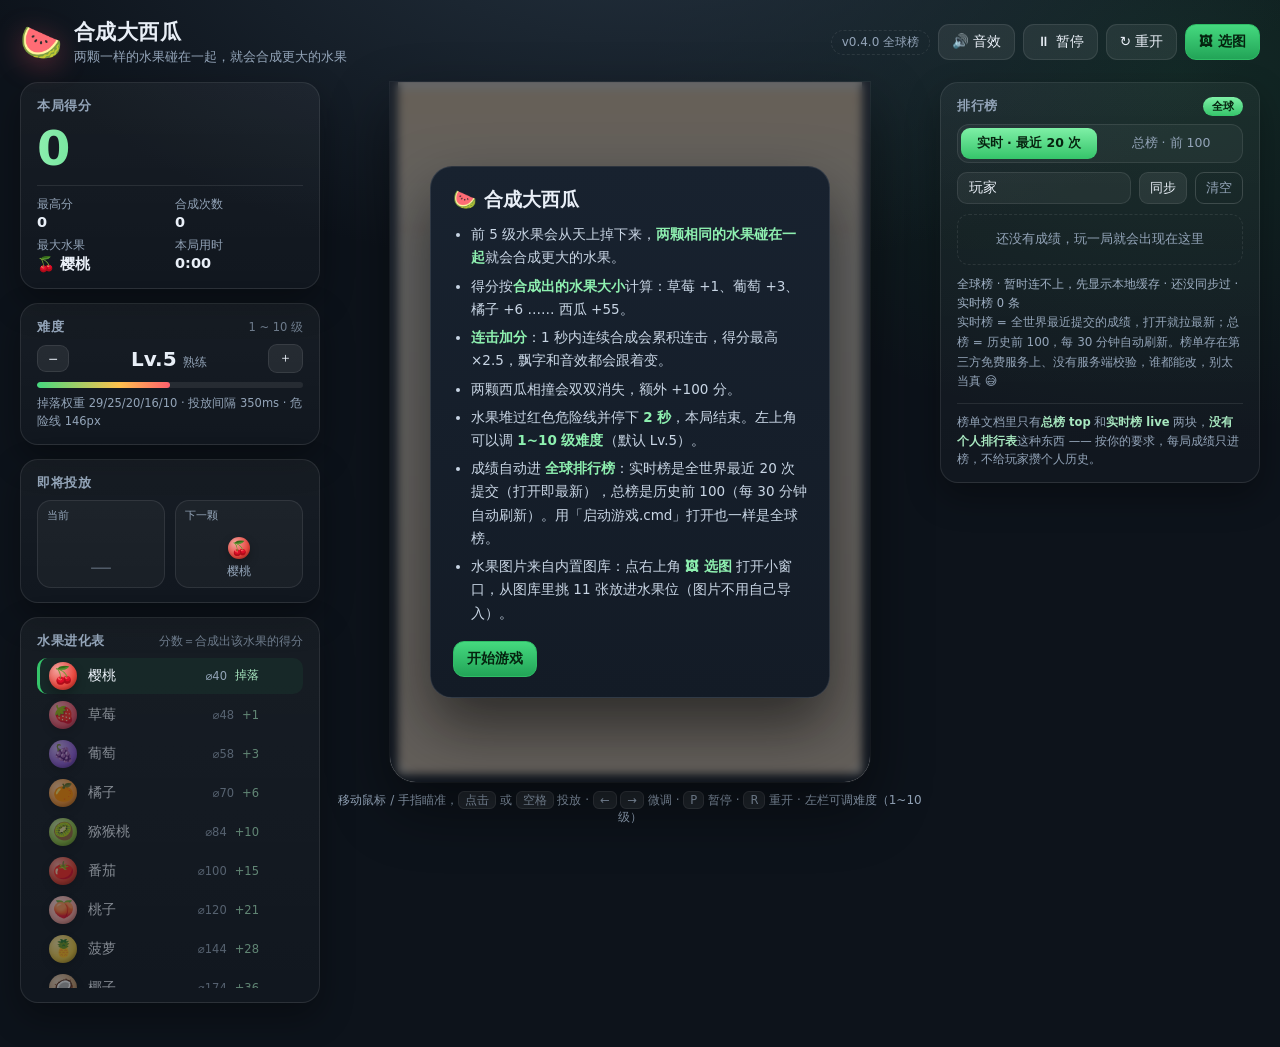
<file: index.html>
<!doctype html>
<html lang="zh-CN">
  <head>
    <meta charset="utf-8" />
    <meta name="viewport" content="width=device-width, initial-scale=1, viewport-fit=cover" />
    <meta name="color-scheme" content="dark" />
    <title>合成大西瓜 · 全球排行榜</title>
    <link rel="stylesheet" href="css/style.css" />
  </head>
  <body>
    <div class="app">
      <header class="topbar">
        <div class="brand">
          <span class="brand-logo">🍉</span>
          <div class="brand-text">
            <h1>合成大西瓜</h1>
            <p>两颗一样的水果碰在一起，就会合成更大的水果</p>
          </div>
        </div>
        <div class="top-actions">
          <span class="version" id="app-version">v0.3</span>
          <button class="btn" id="btn-sound" type="button">🔊 音效</button>
          <button class="btn" id="btn-pause" type="button">⏸ 暂停</button>
          <button class="btn" id="btn-restart" type="button">↻ 重开</button>
          <button class="btn btn-primary" id="btn-picker" type="button">🖼 选图</button>
        </div>
      </header>

      <div class="notice" id="storage-warning" hidden>
        ⚠️ 当前是用 <code>file://</code> 直接打开的，浏览器可能不允许本页保存数据，
        导入的水果图片和排行榜会记不住。建议双击同目录下的 <b>启动游戏.cmd</b>，用本地服务器打开。
      </div>

      <div class="notice notice-error" id="boot-error" hidden></div>

      <main class="layout">
        <!-- 左栏：记分显示器 + 预告 + 进化表 -->
        <aside class="col col-left">
          <section class="panel score-panel">
            <div class="panel-head">
              <span class="panel-title">本局得分</span>
              <span class="score-delta" id="hud-delta"></span>
            </div>
            <div class="score-value" id="hud-score">0</div>
            <div class="combo" id="hud-combo">
              <span class="combo-label">连击</span>
              <b id="hud-combo-count"></b>
              <span class="combo-mult" id="hud-combo-mult"></span>
              <i class="combo-bar"><em id="hud-combo-bar"></em></i>
            </div>
            <div class="score-grid">
              <div><span class="k">最高分</span><b id="hud-best">0</b></div>
              <div><span class="k">合成次数</span><b id="hud-merges">0</b></div>
              <div><span class="k">最大水果</span><b id="hud-maxtier">🍒 樱桃</b></div>
              <div><span class="k">本局用时</span><b id="hud-time">0:00</b></div>
            </div>
          </section>

          <section class="panel diff-panel">
            <div class="panel-head">
              <span class="panel-title">难度</span>
              <span class="panel-hint">1 ~ 10 级</span>
            </div>
            <div class="diff-row">
              <button class="btn btn-mini" id="diff-minus" type="button" aria-label="降低难度">−</button>
              <div class="diff-value">
                <b id="diff-level">Lv.5</b>
                <span id="diff-name">熟练</span>
              </div>
              <button class="btn btn-mini" id="diff-plus" type="button" aria-label="提高难度">＋</button>
            </div>
            <div class="diff-track"><i id="diff-bar" style="width: 50%"></i></div>
            <p class="diff-hint" id="diff-hint">掉落权重 · 投放间隔 · 危险线</p>
          </section>

          <section class="panel next-panel">
            <div class="panel-head"><span class="panel-title">即将投放</span></div>
            <div class="next-row">
              <div class="next-box">
                <span class="next-tag">当前</span>
                <div class="next-fruit" id="hud-current"></div>
              </div>
              <div class="next-box">
                <span class="next-tag">下一颗</span>
                <div class="next-fruit" id="hud-next"></div>
              </div>
            </div>
          </section>

          <section class="panel chain-panel">
            <div class="panel-head">
              <span class="panel-title">水果进化表</span>
              <span class="panel-hint">分数＝合成出该水果的得分</span>
            </div>
            <ol class="chain" id="chain-list"></ol>
          </section>
        </aside>

        <!-- 中间：游戏画面 -->
        <section class="stage">
          <div class="board-wrap">
            <canvas id="stage-canvas" width="480" height="700" aria-label="合成大西瓜游戏画面"></canvas>
            <div class="overlay" id="overlay" hidden>
              <div class="overlay-card">
                <h2 id="overlay-title"></h2>
                <div class="overlay-body" id="overlay-body"></div>
                <div class="overlay-actions" id="overlay-actions"></div>
              </div>
            </div>
          </div>
          <p class="stage-hint">
            移动鼠标 / 手指瞄准，<kbd>点击</kbd> 或 <kbd>空格</kbd> 投放 · <kbd>←</kbd> <kbd>→</kbd> 微调 ·
            <kbd>P</kbd> 暂停 · <kbd>R</kbd> 重开 · 左栏可调难度（1~10 级）
          </p>
        </section>

        <!-- 右栏：排行榜 -->
        <aside class="col col-right">
          <section class="panel board-panel">
            <div class="panel-head">
              <span class="panel-title">排行榜</span>
              <span class="live-dot" id="lb-live">全球</span>
            </div>
            <div class="lb-tabs" role="tablist">
              <button class="lb-tab is-on" id="lb-tab-live" type="button" role="tab">实时 · 最近 20 次</button>
              <button class="lb-tab" id="lb-tab-top" type="button" role="tab">总榜 · 前 100</button>
            </div>
            <div class="lb-player-row">
              <input id="lb-player" maxlength="12" placeholder="你的名字" value="玩家" />
              <button class="btn btn-mini" id="lb-refresh" type="button">同步</button>
              <button class="btn btn-mini btn-ghost" id="lb-clear" type="button">清空</button>
            </div>
            <ol class="lb-list" id="lb-list"></ol>
            <p class="lb-status" id="lb-status"></p>
            <p class="lb-note" id="lb-note"></p>
          </section>
        </aside>
      </main>
    </div>

    <div class="toast-wrap" id="toast-wrap"></div>

    <script>
      // 启动阶段如果出错，直接把错误显示在页面上，避免只有一片空白
      (function () {
        function report(msg) {
          var n = document.getElementById('boot-error');
          if (!n) return;
          n.hidden = false;
          n.textContent = '⚠️ 页面出错了：' + msg;
        }
        window.addEventListener('error', function (e) {
          var file = String(e.filename || '').split('/').pop();
          report((e.message || e.error) + (file ? '（' + file + ':' + e.lineno + '）' : ''));
        });
        window.SUIKA_ON_ERROR = function (err, where) {
          report('游戏事件「' + where + '」处理失败：' + ((err && err.message) || err));
        };
      })();
    </script>
    <script src="vendor/matter.min.js"></script>
    <script src="js/config.js"></script>
    <script src="js/library.js"></script>
    <script src="js/assets-builtin.js"></script>
    <script src="js/assets.js"></script>
    <script src="js/boards.js"></script>
    <script src="js/transport.js"></script>
    <script src="js/sync.js"></script>
    <script src="js/engine.js"></script>
    <script src="js/render.js"></script>
    <script src="js/ui.js"></script>
    <script src="js/picker.js"></script>
    <script src="js/game.js"></script>
  </body>
</html>
</file>
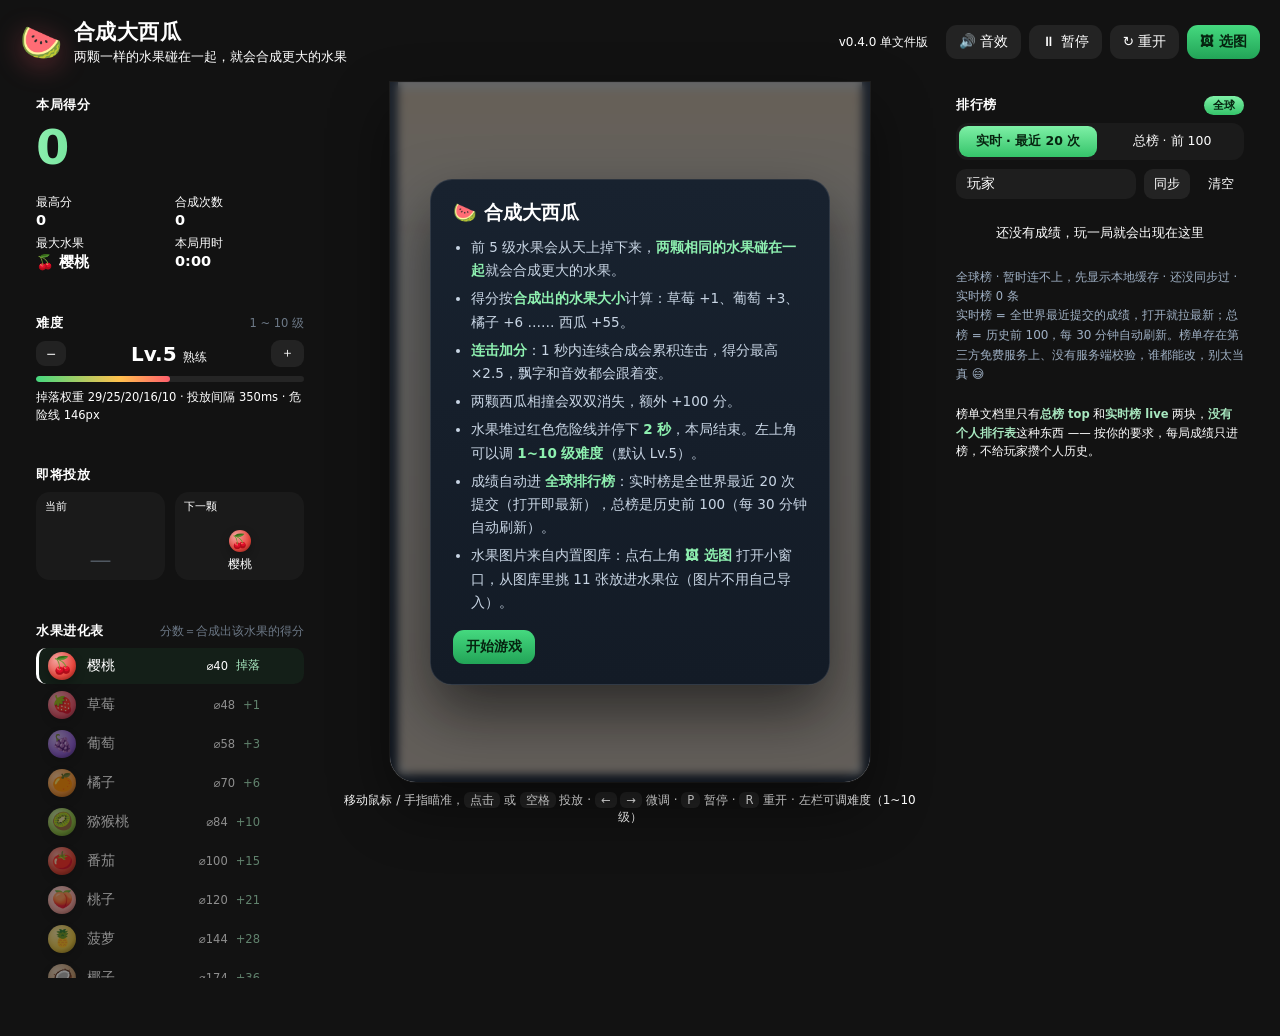
<file: 合成大西瓜-单文件版.html>
<!doctype html>
<!--
  合成大西瓜 · 单文件版（自动生成，请勿手改）
  生成时间：2026/10/2 11:27:56
  来源：css/style.css + vendor/matter.min.js + js/config.js + js/library.js + js/assets-builtin.js + js/assets.js + js/boards.js + js/transport.js + js/sync.js + js/engine.js + js/render.js + js/ui.js + js/picker.js + js/game.js
  重新生成：node tools/build-single.cjs
-->
<html lang="zh-CN">
  <head>
    <meta charset="utf-8" />
    <meta name="viewport" content="width=device-width, initial-scale=1, viewport-fit=cover" />
    <meta name="color-scheme" content="dark" />
    <title>合成大西瓜 · 单文件版</title>
<style>
/* ===== css/style.css ===== */
﻿/* 合成大西瓜 · 界面样式 */
:root {
  --bg-0: #0d131b;
  --bg-1: #1a2531;
  --panel: rgba(255, 255, 255, 0.045);
  --panel-2: rgba(255, 255, 255, 0.02);
  --line: rgba(255, 255, 255, 0.09);
  --text: #e9eff7;
  --muted: #93a4b8;
  --accent: #35c46a;
  --accent-2: #ffc14d;
  --danger: #ff5f6d;
  --radius: 18px;
  --shadow: 0 14px 34px rgba(0, 0, 0, 0.32);
}

* {
  box-sizing: border-box;
}

html,
body {
  margin: 0;
  padding: 0;
  /* 抽屉是靠 transform 停在屏幕右侧外面的，不禁掉横向溢出会出现横向滚动条 */
  overflow-x: hidden;
}

body {
  min-height: 100vh;
  color: var(--text);
  background:
    radial-gradient(1100px 620px at 50% -12%, #24323f 0%, rgba(36, 50, 63, 0) 62%),
    radial-gradient(760px 520px at 92% 8%, rgba(53, 196, 106, 0.12) 0%, rgba(53, 196, 106, 0) 70%),
    var(--bg-0);
  background-attachment: fixed;
  font-family: 'PingFang SC', 'Microsoft YaHei', system-ui, -apple-system, 'Segoe UI', sans-serif;
  -webkit-font-smoothing: antialiased;
}

.app {
  max-width: 1320px;
  margin: 0 auto;
  padding: 18px 20px 44px;
}

/* ---------- 顶栏 ---------- */

.topbar {
  display: flex;
  align-items: center;
  justify-content: space-between;
  gap: 16px;
  flex-wrap: wrap;
  margin-bottom: 16px;
}

.brand {
  display: flex;
  align-items: center;
  gap: 12px;
}

.brand-logo {
  font-size: 34px;
  line-height: 1;
  filter: drop-shadow(0 6px 14px rgba(255, 90, 110, 0.35));
}

.brand-text h1 {
  margin: 0;
  font-size: 21px;
  letter-spacing: 0.4px;
}

.brand-text p {
  margin: 3px 0 0;
  font-size: 12.5px;
  color: var(--muted);
}

.top-actions {
  display: flex;
  align-items: center;
  gap: 8px;
  flex-wrap: wrap;
}

.version {
  font-size: 12px;
  color: var(--muted);
  border: 1px dashed var(--line);
  border-radius: 999px;
  padding: 3px 10px;
}

/* ---------- 按钮 ---------- */

.btn {
  font: inherit;
  font-size: 13.5px;
  color: var(--text);
  background: rgba(255, 255, 255, 0.07);
  border: 1px solid var(--line);
  border-radius: 11px;
  padding: 8px 13px;
  cursor: pointer;
  transition: transform 0.12s ease, background 0.15s ease, border-color 0.15s ease;
}

.btn:hover:not(:disabled) {
  background: rgba(255, 255, 255, 0.12);
  border-color: rgba(255, 255, 255, 0.2);
}

.btn:active:not(:disabled) {
  transform: translateY(1px);
}

.btn:disabled {
  opacity: 0.4;
  cursor: not-allowed;
}

.btn-primary {
  background: linear-gradient(180deg, #45d97f, #22a457);
  border-color: #2fbd66;
  color: #05230f;
  font-weight: 700;
}

.btn-primary:hover:not(:disabled) {
  background: linear-gradient(180deg, #55e58d, #29b462);
}

.btn-ghost {
  background: transparent;
  border-color: rgba(255, 255, 255, 0.16);
  color: var(--muted);
}

.btn-ghost:hover:not(:disabled) {
  color: var(--text);
}

.btn-mini {
  font-size: 12.5px;
  padding: 5px 10px;
  border-radius: 9px;
}

/* ---------- 布局 ---------- */

.notice {
  margin-bottom: 14px;
  padding: 10px 14px;
  border-radius: 13px;
  background: rgba(255, 193, 77, 0.1);
  border: 1px solid rgba(255, 193, 77, 0.38);
  color: #ffd88a;
  font-size: 12.5px;
  line-height: 1.65;
}

.notice b {
  color: #ffe9bb;
}


.layout {
  display: grid;
  grid-template-columns: 300px minmax(320px, 1fr) 320px;
  grid-template-areas: 'left stage right';
  gap: 16px;
  align-items: start;
}

.col-left {
  grid-area: left;
}
.stage {
  grid-area: stage;
}
.col-right {
  grid-area: right;
}

.col {
  display: flex;
  flex-direction: column;
  gap: 14px;
}

@media (max-width: 1180px) {
  .layout {
    grid-template-columns: 280px minmax(320px, 1fr);
    grid-template-areas:
      'left stage'
      'right stage';
  }
}

@media (max-width: 880px) {
  .layout {
    grid-template-columns: 1fr;
    grid-template-areas:
      'stage'
      'left'
      'right';
  }
}

/* ---------- 面板 ---------- */

.panel {
  background: linear-gradient(180deg, var(--panel), var(--panel-2));
  border: 1px solid var(--line);
  border-radius: var(--radius);
  box-shadow: var(--shadow);
  padding: 14px 16px;
}

.panel-head {
  display: flex;
  align-items: baseline;
  justify-content: space-between;
  gap: 8px;
  margin-bottom: 8px;
}

.panel-title {
  font-size: 13px;
  font-weight: 600;
  color: var(--muted);
  letter-spacing: 0.5px;
}

.panel-hint {
  font-size: 11.5px;
  color: rgba(147, 164, 184, 0.7);
}

.muted {
  color: var(--muted);
  font-size: 12px;
}

/* 记分显示器 */

.score-value {
  font-size: 48px;
  font-weight: 800;
  line-height: 1.05;
  letter-spacing: -1.5px;
  font-variant-numeric: tabular-nums;
  background: linear-gradient(96deg, #8ef0b0 0%, #35c46a 55%, #f4d35e 100%);
  -webkit-background-clip: text;
  background-clip: text;
  color: transparent;
}

.score-value.is-bump {
  animation: bump 0.28s ease;
}

@keyframes bump {
  0% {
    transform: scale(1);
  }
  40% {
    transform: scale(1.09);
  }
  100% {
    transform: scale(1);
  }
}

.score-delta {
  font-size: 15px;
  font-weight: 700;
  color: var(--accent-2);
  opacity: 0;
  transform: translateY(6px);
}

.score-delta.is-pop {
  animation: delta 0.75s ease forwards;
}

@keyframes delta {
  0% {
    opacity: 0;
    transform: translateY(8px);
  }
  25% {
    opacity: 1;
    transform: translateY(0);
  }
  100% {
    opacity: 0;
    transform: translateY(-10px);
  }
}

.score-grid {
  display: grid;
  grid-template-columns: 1fr 1fr;
  gap: 8px 10px;
  margin-top: 12px;
  padding-top: 11px;
  border-top: 1px solid var(--line);
}

.score-grid > div {
  display: flex;
  flex-direction: column;
  gap: 2px;
}

.score-grid .k {
  font-size: 11.5px;
  color: var(--muted);
}

.score-grid b {
  font-size: 14.5px;
  font-variant-numeric: tabular-nums;
}

/* 预告 */

.next-row {
  display: grid;
  grid-template-columns: 1fr 1fr;
  gap: 10px;
}

.next-box {
  position: relative;
  display: flex;
  align-items: flex-end;
  justify-content: center;
  min-height: 88px;
  padding: 10px 8px 8px;
  border-radius: 14px;
  background: rgba(255, 255, 255, 0.035);
  border: 1px solid var(--line);
}

.next-tag {
  position: absolute;
  top: 7px;
  left: 9px;
  font-size: 11px;
  color: var(--muted);
}

.next-fruit {
  display: flex;
  flex-direction: column;
  align-items: center;
  gap: 5px;
}

.preview-name {
  font-size: 11.5px;
  color: var(--muted);
}

.fruit-chip {
  display: inline-grid;
  place-items: center;
  border-radius: 50%;
  overflow: hidden;
  line-height: 1;
  box-shadow: 0 4px 10px rgba(0, 0, 0, 0.28), inset 0 -2px 4px rgba(0, 0, 0, 0.15);
  flex: none;
}

.fruit-chip img {
  width: 100%;
  height: 100%;
  object-fit: contain;
  display: block;
}

/* 进化表 */

.chain {
  list-style: none;
  margin: 0;
  padding: 0;
  max-height: 330px;
  overflow-y: auto;
  display: flex;
  flex-direction: column;
  gap: 3px;
}

.chain-row {
  display: grid;
  grid-template-columns: 34px 1fr auto auto 30px;
  align-items: center;
  gap: 8px;
  padding: 4px 6px;
  border-radius: 10px;
  border-left: 3px solid transparent;
  opacity: 0.52;
  transition: opacity 0.18s ease, background 0.18s ease;
}

.chain-row.is-reached {
  opacity: 1;
  border-left-color: var(--accent);
  background: rgba(53, 196, 106, 0.07);
}

.chain-name {
  font-size: 13.5px;
}

.chain-size,
.chain-score {
  font-size: 11.5px;
  color: var(--muted);
  font-variant-numeric: tabular-nums;
}

.chain-score {
  color: #a8e8c0;
}

.chain-count {
  font-size: 11.5px;
  color: var(--accent-2);
  text-align: right;
  font-variant-numeric: tabular-nums;
}

.chain-swatch {
  display: grid;
  place-items: center;
}

/* ---------- 游戏画面 ---------- */

.stage {
  display: flex;
  flex-direction: column;
  align-items: center;
  gap: 10px;
}

.board-wrap {
  position: relative;
  width: 100%;
  max-width: 480px;
  border-radius: 0 0 26px 26px;
  overflow: hidden;
  box-shadow: 0 26px 60px rgba(0, 0, 0, 0.45), 0 0 0 1px rgba(255, 255, 255, 0.06);
  background: #fdf7ee;
}

#stage-canvas {
  display: block;
  width: 100%;
  height: auto;
  touch-action: none;
  cursor: crosshair;
}

.stage-hint {
  margin: 0;
  font-size: 12px;
  color: var(--muted);
  text-align: center;
}

kbd {
  font-family: inherit;
  font-size: 11.5px;
  padding: 1px 6px;
  border-radius: 6px;
  background: rgba(255, 255, 255, 0.08);
  border: 1px solid var(--line);
}

/* 覆盖层 */

.overlay {
  position: absolute;
  inset: 0;
  /* 用 display 控制显示/隐藏：靠 opacity 过渡的话，首帧或截图时可能还停在透明状态 */
  display: none;
  place-items: center;
  padding: 18px;
  background: rgba(9, 14, 20, 0.62);
  backdrop-filter: blur(4px);
  z-index: 5;
}

.overlay.is-open {
  display: grid;
  animation: overlayIn 0.2s ease;
}

@keyframes overlayIn {
  /* 起点不设成 0：首帧就要看得见，避免任何「明明显示了却看不见」的情况 */
  from {
    opacity: 0.4;
  }
  to {
    opacity: 1;
  }
}

.overlay-card {
  width: 100%;
  max-width: 400px;
  max-height: 100%;
  overflow-y: auto;
  background: linear-gradient(180deg, #18222f, #131b26);
  border: 1px solid rgba(255, 255, 255, 0.11);
  border-radius: 22px;
  box-shadow: 0 28px 60px rgba(0, 0, 0, 0.55);
  padding: 20px 22px;
}

.overlay-card h2 {
  margin: 0 0 10px;
  font-size: 19px;
}

.overlay-body {
  font-size: 13.5px;
  color: #c9d6e5;
  line-height: 1.72;
}

.overlay-body p {
  margin: 0 0 8px;
}

.rules {
  margin: 0;
  padding-left: 18px;
  display: flex;
  flex-direction: column;
  gap: 5px;
}

.rules b {
  color: #8ef0b0;
}

.overlay-actions {
  display: flex;
  gap: 9px;
  flex-wrap: wrap;
  margin-top: 16px;
}

.result-score {
  font-size: 40px;
  font-weight: 800;
  letter-spacing: -1px;
  font-variant-numeric: tabular-nums;
  color: #8ef0b0;
  line-height: 1.1;
}

.result-score span {
  font-size: 14px;
  margin-left: 5px;
  color: var(--muted);
  font-weight: 500;
}

.result-grid {
  display: grid;
  grid-template-columns: 1fr 1fr;
  gap: 8px 12px;
  margin: 12px 0;
  padding: 11px 0;
  border-top: 1px solid var(--line);
  border-bottom: 1px solid var(--line);
}

.result-grid > div {
  display: flex;
  flex-direction: column;
  gap: 2px;
}

.result-grid .k {
  font-size: 11.5px;
  color: var(--muted);
}

.result-rank {
  margin: 0 0 6px;
  font-size: 14px;
}

.result-rank b {
  color: var(--accent-2);
  font-size: 17px;
}

.result-note {
  margin: 0;
  font-size: 12px;
  color: var(--muted);
}

/* ---------- 排行榜 ---------- */

.live-dot {
  font-size: 11px;
  color: #06230f;
  background: linear-gradient(180deg, #7ef0a6, #35c46a);
  border-radius: 999px;
  padding: 2px 9px;
  font-weight: 700;
}

.lb-player-row {
  display: flex;
  gap: 8px;
  margin-bottom: 10px;
}

.lb-player-row input {
  flex: 1;
  min-width: 0;
  font: inherit;
  font-size: 13.5px;
  color: var(--text);
  background: rgba(255, 255, 255, 0.05);
  border: 1px solid var(--line);
  border-radius: 10px;
  padding: 7px 11px;
}

.lb-player-row input:focus {
  outline: none;
  border-color: rgba(53, 196, 106, 0.6);
}

.lb-list {
  list-style: none;
  margin: 0;
  padding: 0;
  display: flex;
  flex-direction: column;
  gap: 4px;
  max-height: 420px;
  overflow-y: auto;
}

.lb-item {
  display: grid;
  grid-template-columns: 26px 1fr 24px auto auto;
  align-items: center;
  gap: 8px;
  padding: 7px 8px;
  border-radius: 11px;
  background: rgba(255, 255, 255, 0.03);
  border: 1px solid transparent;
  font-size: 13px;
}

.lb-rank {
  display: grid;
  place-items: center;
  width: 22px;
  height: 22px;
  border-radius: 7px;
  font-size: 12px;
  font-weight: 700;
  background: rgba(255, 255, 255, 0.07);
  color: var(--muted);
}

.lb-top1 .lb-rank {
  background: linear-gradient(180deg, #ffdd7a, #eeb02c);
  color: #3d2600;
}
.lb-top2 .lb-rank {
  background: linear-gradient(180deg, #e4ecf5, #b6c4d4);
  color: #22303f;
}
.lb-top3 .lb-rank {
  background: linear-gradient(180deg, #f0b98a, #cf8a4f);
  color: #3a1f05;
}

.lb-name {
  overflow: hidden;
  text-overflow: ellipsis;
  white-space: nowrap;
}

.lb-score {
  font-weight: 700;
  font-variant-numeric: tabular-nums;
  color: #a8e8c0;
}

.lb-when {
  font-size: 11px;
  color: var(--muted);
  white-space: nowrap;
}

.lb-item.is-new {
  border-color: rgba(53, 196, 106, 0.7);
  animation: newRow 1.6s ease;
}

@keyframes newRow {
  0% {
    background: rgba(53, 196, 106, 0.45);
    transform: translateX(6px);
  }
  100% {
    background: rgba(255, 255, 255, 0.03);
    transform: translateX(0);
  }
}

.lb-empty {
  padding: 16px 10px;
  text-align: center;
  font-size: 12.5px;
  color: var(--muted);
  border: 1px dashed var(--line);
  border-radius: 12px;
}

.lb-note {
  margin: 11px 0 0;
  font-size: 11.5px;
  line-height: 1.6;
  color: var(--muted);
  border-top: 1px solid var(--line);
  padding-top: 9px;
}

.lb-note b {
  color: #a8e8c0;
}

/* ---------- 提示条 ---------- */

.toast-wrap {
  position: fixed;
  left: 50%;
  bottom: 26px;
  transform: translateX(-50%);
  display: flex;
  flex-direction: column;
  gap: 8px;
  align-items: center;
  z-index: 80;
  pointer-events: none;
  width: max-content;
  max-width: 92vw;
}

.toast {
  font-size: 13px;
  padding: 9px 15px;
  border-radius: 12px;
  background: rgba(22, 31, 42, 0.96);
  border: 1px solid var(--line);
  box-shadow: 0 14px 30px rgba(0, 0, 0, 0.4);
  animation: toastIn 0.22s ease;
  transition: opacity 0.5s ease, transform 0.5s ease;
}

.toast.is-out {
  opacity: 0;
  transform: translateY(8px);
}

.toast-ok {
  border-color: rgba(53, 196, 106, 0.55);
}

.toast-bad {
  border-color: rgba(255, 95, 109, 0.55);
}

@keyframes toastIn {
  from {
    opacity: 0;
    transform: translateY(10px);
  }
  to {
    opacity: 1;
    transform: translateY(0);
  }
}

/* 滚动条 */

.chain::-webkit-scrollbar,
.lb-list::-webkit-scrollbar,
.drawer-body::-webkit-scrollbar,
.overlay-card::-webkit-scrollbar {
  width: 8px;
}

.chain::-webkit-scrollbar-thumb,
.lb-list::-webkit-scrollbar-thumb,
.drawer-body::-webkit-scrollbar-thumb,
.overlay-card::-webkit-scrollbar-thumb {
  background: rgba(255, 255, 255, 0.12);
  border-radius: 8px;
}

.notice-error {
  background: rgba(255, 95, 109, 0.12);
  border-color: rgba(255, 95, 109, 0.5);
  color: #ffb3ba;
}

.preview-empty {
  font-size: 22px;
  color: rgba(147, 164, 184, 0.45);
}

/* ---------- 连击 ---------- */

.combo {
  display: none;
  position: relative;
  align-items: center;
  gap: 8px;
  margin-top: 7px;
  padding: 6px 10px 9px;
  border-radius: 12px;
  background: linear-gradient(90deg, rgba(255, 209, 102, 0.18), rgba(255, 209, 102, 0.04));
  border: 1px solid rgba(255, 209, 102, 0.35);
  overflow: hidden;
}

.combo.is-on {
  display: flex;
}

.combo.is-hot {
  border-color: rgba(255, 138, 76, 0.7);
  background: linear-gradient(90deg, rgba(255, 138, 76, 0.3), rgba(255, 209, 102, 0.06));
}

.combo-label {
  font-size: 11.5px;
  color: #ffd166;
  letter-spacing: 1px;
}

.combo b {
  font-size: 20px;
  line-height: 1;
  color: #ffd166;
  font-variant-numeric: tabular-nums;
}

.combo.is-hot b {
  color: #ff9f5a;
  text-shadow: 0 0 12px rgba(255, 138, 76, 0.65);
}

.combo-mult {
  font-size: 11.5px;
  color: #ffe9a8;
}

.combo-bar {
  position: absolute;
  left: 0;
  right: 0;
  bottom: 0;
  height: 3px;
  background: rgba(255, 255, 255, 0.12);
}

.combo-bar em {
  display: block;
  height: 100%;
  transform-origin: left center;
  background: linear-gradient(90deg, #ffd166, #ff8a4c);
}

/* ---------- 难度 ---------- */

.diff-row {
  display: flex;
  align-items: center;
  gap: 10px;
}

.diff-value {
  flex: 1;
  display: flex;
  align-items: baseline;
  justify-content: center;
  gap: 6px;
}

.diff-value b {
  font-size: 20px;
  font-variant-numeric: tabular-nums;
}

.diff-value span {
  font-size: 12px;
  color: var(--muted);
}

.diff-track {
  height: 6px;
  margin: 9px 0 7px;
  border-radius: 999px;
  background: rgba(255, 255, 255, 0.08);
  overflow: hidden;
}

.diff-track i {
  display: block;
  height: 100%;
  border-radius: 999px;
  background: linear-gradient(90deg, #45d97f, #ffc14d 62%, #ff5f6d);
  transition: width 0.18s ease;
}

.diff-hint {
  margin: 0;
  font-size: 11.5px;
  line-height: 1.5;
  color: var(--muted);
}

/* ---------- 排行榜状态 ---------- */

.lb-status {
  margin: 10px 0 0;
  font-size: 11.5px;
  line-height: 1.65;
  color: #9fb0c4;
}

.lb-status b {
  color: #a8e8c0;
}

.lb-diff {
  margin-left: 6px;
  padding: 0 4px;
  font-size: 10.5px;
  color: #9fb0c4;
  border: 1px solid var(--line);
  border-radius: 6px;
}

.lb-item.is-pending {
  border-color: rgba(255, 193, 77, 0.5);
  background: rgba(255, 193, 77, 0.07);
}

.lb-item.is-pending .lb-rank {
  background: rgba(255, 193, 77, 0.25);
  color: #ffd88a;
}

.lb-item.is-pending .lb-when {
  color: #ffc14d;
}

.live-dot.is-local {
  background: rgba(255, 255, 255, 0.14);
  color: var(--muted);
}

/* ---------- 排行榜页签 ---------- */

.lb-tabs {
  display: grid;
  grid-template-columns: 1fr 1fr;
  gap: 6px;
  margin-bottom: 9px;
  padding: 3px;
  border-radius: 12px;
  background: rgba(255, 255, 255, 0.04);
  border: 1px solid var(--line);
}

.lb-tab {
  font: inherit;
  font-size: 12.5px;
  color: var(--muted);
  background: transparent;
  border: 0;
  border-radius: 9px;
  padding: 7px 6px;
  cursor: pointer;
  transition: background 0.15s ease, color 0.15s ease;
}

.lb-tab:hover {
  color: var(--text);
}

.lb-tab.is-on {
  color: #06230f;
  font-weight: 700;
  background: linear-gradient(180deg, #7ef0a6, #35c46a);
}

/* ---------- 选图小窗口 ---------- */

.pk-window {
  position: fixed;
  z-index: 90;
  width: min(880px, calc(100vw - 48px));
  max-height: calc(100vh - 110px);
  display: flex;
  flex-direction: column;
  background: linear-gradient(180deg, #182231, #121a25);
  border: 1px solid rgba(255, 255, 255, 0.12);
  border-radius: 16px;
  box-shadow: 0 30px 70px rgba(0, 0, 0, 0.6);
  overflow: hidden;
}

.pk-window.is-collapsed .pk-body,

  display: none;
}

.pk-bar {
  display: flex;
  align-items: center;
  gap: 10px;
  padding: 10px 12px;
  background: linear-gradient(180deg, rgba(255, 255, 255, 0.07), rgba(255, 255, 255, 0.02));
  border-bottom: 1px solid var(--line);
  cursor: move;
  user-select: none;
}

.pk-title {
  font-size: 14px;
  font-weight: 700;
}

.pk-subtitle {
  font-size: 11.5px;
  color: var(--muted);
  flex: 1;
  overflow: hidden;
  text-overflow: ellipsis;
  white-space: nowrap;
}

.pk-bar-actions {
  display: flex;
  gap: 6px;
  cursor: default;
}

.pk-body {
  display: grid;
  grid-template-columns: minmax(300px, 1fr) minmax(320px, 1.15fr);
  gap: 0;
  overflow: hidden;
  min-height: 0;
}

@media (max-width: 780px) {
  .pk-body {
    grid-template-columns: 1fr;
  }
}

.pk-col {
  display: flex;
  flex-direction: column;
  min-height: 0;
  padding: 10px 12px;
}

.pk-col-slots {
  border-right: 1px solid var(--line);
}

@media (max-width: 780px) {
  .pk-col-slots {
    border-right: 0;
    border-bottom: 1px solid var(--line);
  }
}

.pk-col-head {
  display: flex;
  align-items: baseline;
  justify-content: space-between;
  gap: 8px;
  margin-bottom: 8px;
  font-size: 12.5px;
}

.pk-head-hint {
  font-size: 11px;
  color: var(--muted);
}

/* 11 个水果位 */

.pk-slots {
  list-style: none;
  margin: 0;
  padding: 0 2px 0 0;
  overflow-y: auto;
  display: flex;
  flex-direction: column;
  gap: 5px;
}

.pk-slot {
  display: grid;
  grid-template-columns: 4px 64px 1fr auto auto;
  align-items: center;
  gap: 9px;
  padding: 6px 8px;
  border-radius: 11px;
  background: rgba(255, 255, 255, 0.03);
  border: 1px solid var(--line);
  cursor: pointer;
  transition: border-color 0.15s ease, background 0.15s ease;
}

.pk-slot:hover {
  background: rgba(255, 255, 255, 0.07);
}

.pk-slot.is-over {
  border-color: var(--c);
  background: rgba(255, 255, 255, 0.1);
}

.pk-slot.is-flash {
  animation: pkFlash 0.9s ease;
}

@keyframes pkFlash {
  0% {
    background: rgba(255, 255, 255, 0.35);
  }
  100% {
    background: rgba(255, 255, 255, 0.03);
  }
}

.pk-slot-color {
  width: 4px;
  height: 30px;
  border-radius: 4px;
  background: linear-gradient(180deg, var(--c), var(--e));
}

.pk-slot-thumb {
  display: grid;
  place-items: center;
}

.pk-slot-info {
  min-width: 0;
}

.pk-slot-line1 {
  display: flex;
  align-items: baseline;
  gap: 7px;
  font-size: 13px;
}

.pk-slot-size {
  font-size: 11px;
  color: var(--muted);
  font-variant-numeric: tabular-nums;
}

.pk-slot-line2 {
  display: flex;
  align-items: center;
  gap: 6px;
  min-width: 0;
  font-size: 11px;
  color: var(--muted);
}

.pk-slot-file {
  overflow: hidden;
  text-overflow: ellipsis;
  white-space: nowrap;
}

.pk-slot-tag {
  flex: none;
  padding: 0 5px;
  border-radius: 6px;
  font-size: 10px;
  color: #cfe0f0;
  background: rgba(255, 255, 255, 0.1);
}

.pk-slot-tag.is-pick {
  color: #06230f;
  background: #7ef0a6;
}

.pk-slot-warn {
  font-size: 10.5px;
  color: var(--accent-2);
  white-space: nowrap;
}

.pk-slot-clear {
  font: inherit;
  font-size: 12px;
  color: var(--muted);
  background: transparent;
  border: 1px solid var(--line);
  border-radius: 8px;
  padding: 2px 7px;
  cursor: pointer;
}

.pk-slot-clear:hover {
  color: #ffb3ba;
  border-color: rgba(255, 95, 109, 0.5);
}

/* 图片库 */

.pk-groups {
  display: flex;
  flex-wrap: wrap;
  gap: 5px;
  margin-bottom: 8px;
}

.pk-group {
  font: inherit;
  font-size: 11.5px;
  color: var(--muted);
  background: rgba(255, 255, 255, 0.05);
  border: 1px solid var(--line);
  border-radius: 999px;
  padding: 4px 10px;
  cursor: pointer;
}

.pk-group.is-on {
  color: #06230f;
  font-weight: 700;
  background: linear-gradient(180deg, #7ef0a6, #35c46a);
  border-color: transparent;
}

.pk-tiles {
  list-style: none;
  margin: 0;
  padding: 0 2px 0 0;
  overflow-y: auto;
  display: grid;
  grid-template-columns: repeat(auto-fill, minmax(96px, 1fr));
  gap: 8px;
  align-content: start;
}

.pk-tile {
  position: relative;
  border-radius: 12px;
  padding: 6px;
  background: rgba(255, 255, 255, 0.04);
  border: 2px dashed rgba(255, 255, 255, 0.16);
  cursor: pointer;
  transition: transform 0.12s ease, border-color 0.15s ease;
}

.pk-tile:hover {
  transform: translateY(-2px);
}

.pk-tile.is-assigned {
  border-style: solid;
  border-color: var(--c);
  background: rgba(255, 255, 255, 0.07);
}

.pk-tile.is-selected {
  outline: 2px solid #ffd166;
  outline-offset: 1px;
}

.pk-tile.is-warn::after {
  content: '⚠';
  position: absolute;
  top: 4px;
  right: 6px;
  font-size: 12px;
  color: var(--accent-2);
}

.pk-tile-pic {
  display: block;
  width: 100%;
  aspect-ratio: 1 / 1;
  object-fit: contain;
  border-radius: 8px;
  background: repeating-conic-gradient(#2a3340 0% 25%, #313b49 0% 50%) 50% / 12px 12px;
}

.pk-tile-meta {
  display: flex;
  flex-direction: column;
  gap: 1px;
  margin-top: 4px;
}

.pk-tile-name {
  font-size: 10.5px;
  overflow: hidden;
  text-overflow: ellipsis;
  white-space: nowrap;
}

.pk-tile-size {
  font-size: 10px;
  color: var(--muted);
  font-variant-numeric: tabular-nums;
}

.pk-tile-badge {
  position: absolute;
  left: 8px;
  top: 8px;
  font-size: 10px;
  padding: 1px 6px;
  border-radius: 999px;
  box-shadow: 0 2px 6px rgba(0, 0, 0, 0.4);
}

.pk-empty {
  grid-column: 1 / -1;
  padding: 24px 14px;
  text-align: center;
  font-size: 12.5px;
  color: var(--muted);
  border: 1px dashed var(--line);
  border-radius: 12px;
  line-height: 1.7;
}


/* 「还没选满」的提醒 */

.pk-confirm {
  position: absolute;
  inset: 0;
  display: grid;
  place-items: center;
  background: rgba(8, 12, 18, 0.62);
  backdrop-filter: blur(3px);
  z-index: 5;
}

.pk-confirm-card {
  width: min(360px, 88%);
  display: flex;
  flex-direction: column;
  gap: 8px;
  padding: 16px 18px;
  border-radius: 16px;
  background: linear-gradient(180deg, #1b2634, #141d28);
  border: 1px solid rgba(255, 255, 255, 0.12);
  box-shadow: 0 22px 50px rgba(0, 0, 0, 0.5);
}

.pk-confirm-title {
  font-size: 14px;
  line-height: 1.5;
  color: var(--accent-2);
}

.pk-confirm-note {
  font-size: 12px;
  line-height: 1.6;
  color: var(--muted);
}

.pk-confirm-actions {
  display: flex;
  gap: 8px;
  margin-top: 4px;
}

.pk-subtitle.is-active {
  color: #ffd166;
}

/*
 * hidden 属性兜底：
 * 只要元素自己带了 display（flex/grid），作者样式就会盖掉浏览器默认的
 * [hidden] { display: none }，元素会「明明设了 hidden 却还显示」。
 * （选图窗口的「还没选满」提醒就踩过这个坑。）
 */
[hidden] {
  display: none !important;
}

/* ---------- 手机 / 窄屏 ---------- */

@media (max-width: 780px) {
  /* 窗口里改成整块滚动，手机上不要两个小滚动区 */
  .pk-body {
    overflow-y: auto;
  }

  .pk-slots,
  .pk-tiles {
    overflow: visible;
  }

  .pk-col {
    padding: 10px 10px 12px;
  }
}

@media (max-width: 560px) {
  .pk-bar {
    flex-wrap: wrap;
    row-gap: 4px;
  }

  .pk-subtitle {
    flex: 1 1 100%;
    white-space: normal;
    font-size: 11px;
  }

  .pk-bar-actions {
    margin-left: auto;
  }

  /* 手机窄：水果位省掉一列，⚠ 提示并入 hover 说明 */
  .pk-slot {
    grid-template-columns: 4px 42px 1fr auto;
    gap: 7px;
    padding: 5px 7px;
  }

  .pk-slot-warn {
    display: none;
  }

  .pk-tiles {
    grid-template-columns: repeat(auto-fill, minmax(84px, 1fr));
    gap: 6px;
  }

  .pk-tile-badge {
    font-size: 9px;
    padding: 0 4px;
  }

  .pk-confirm-card {
    width: 92%;
    padding: 14px;
  }
}

</style>
</head>
  <body>
    <div class="app">
      <header class="topbar">
        <div class="brand">
          <span class="brand-logo">🍉</span>
          <div class="brand-text">
            <h1>合成大西瓜</h1>
            <p>两颗一样的水果碰在一起，就会合成更大的水果</p>
          </div>
        </div>
        <div class="top-actions">
          <span class="version" id="app-version">v0.3</span>
          <button class="btn" id="btn-sound" type="button">🔊 音效</button>
          <button class="btn" id="btn-pause" type="button">⏸ 暂停</button>
          <button class="btn" id="btn-restart" type="button">↻ 重开</button>
          <button class="btn btn-primary" id="btn-picker" type="button">🖼 选图</button>
        </div>
      </header>

      <div class="notice" id="storage-warning" hidden>
        ⚠️ 当前是用 <code>file://</code> 直接打开的，浏览器可能不允许本页保存数据，
        导入的水果图片和排行榜会记不住。建议双击同目录下的 <b>启动游戏.cmd</b>，用本地服务器打开。
      </div>

      <div class="notice notice-error" id="boot-error" hidden></div>

      <main class="layout">
        <!-- 左栏：记分显示器 + 预告 + 进化表 -->
        <aside class="col col-left">
          <section class="panel score-panel">
            <div class="panel-head">
              <span class="panel-title">本局得分</span>
              <span class="score-delta" id="hud-delta"></span>
            </div>
            <div class="score-value" id="hud-score">0</div>
            <div class="combo" id="hud-combo">
              <span class="combo-label">连击</span>
              <b id="hud-combo-count"></b>
              <span class="combo-mult" id="hud-combo-mult"></span>
              <i class="combo-bar"><em id="hud-combo-bar"></em></i>
            </div>
            <div class="score-grid">
              <div><span class="k">最高分</span><b id="hud-best">0</b></div>
              <div><span class="k">合成次数</span><b id="hud-merges">0</b></div>
              <div><span class="k">最大水果</span><b id="hud-maxtier">🍒 樱桃</b></div>
              <div><span class="k">本局用时</span><b id="hud-time">0:00</b></div>
            </div>
          </section>

          <section class="panel diff-panel">
            <div class="panel-head">
              <span class="panel-title">难度</span>
              <span class="panel-hint">1 ~ 10 级</span>
            </div>
            <div class="diff-row">
              <button class="btn btn-mini" id="diff-minus" type="button" aria-label="降低难度">−</button>
              <div class="diff-value">
                <b id="diff-level">Lv.5</b>
                <span id="diff-name">熟练</span>
              </div>
              <button class="btn btn-mini" id="diff-plus" type="button" aria-label="提高难度">＋</button>
            </div>
            <div class="diff-track"><i id="diff-bar" style="width: 50%"></i></div>
            <p class="diff-hint" id="diff-hint">掉落权重 · 投放间隔 · 危险线</p>
          </section>

          <section class="panel next-panel">
            <div class="panel-head"><span class="panel-title">即将投放</span></div>
            <div class="next-row">
              <div class="next-box">
                <span class="next-tag">当前</span>
                <div class="next-fruit" id="hud-current"></div>
              </div>
              <div class="next-box">
                <span class="next-tag">下一颗</span>
                <div class="next-fruit" id="hud-next"></div>
              </div>
            </div>
          </section>

          <section class="panel chain-panel">
            <div class="panel-head">
              <span class="panel-title">水果进化表</span>
              <span class="panel-hint">分数＝合成出该水果的得分</span>
            </div>
            <ol class="chain" id="chain-list"></ol>
          </section>
        </aside>

        <!-- 中间：游戏画面 -->
        <section class="stage">
          <div class="board-wrap">
            <canvas id="stage-canvas" width="480" height="700" aria-label="合成大西瓜游戏画面"></canvas>
            <div class="overlay" id="overlay" hidden>
              <div class="overlay-card">
                <h2 id="overlay-title"></h2>
                <div class="overlay-body" id="overlay-body"></div>
                <div class="overlay-actions" id="overlay-actions"></div>
              </div>
            </div>
          </div>
          <p class="stage-hint">
            移动鼠标 / 手指瞄准，<kbd>点击</kbd> 或 <kbd>空格</kbd> 投放 · <kbd>←</kbd> <kbd>→</kbd> 微调 ·
            <kbd>P</kbd> 暂停 · <kbd>R</kbd> 重开 · 左栏可调难度（1~10 级）
          </p>
        </section>

        <!-- 右栏：排行榜 -->
        <aside class="col col-right">
          <section class="panel board-panel">
            <div class="panel-head">
              <span class="panel-title">排行榜</span>
              <span class="live-dot" id="lb-live">全球</span>
            </div>
            <div class="lb-tabs" role="tablist">
              <button class="lb-tab is-on" id="lb-tab-live" type="button" role="tab">实时 · 最近 20 次</button>
              <button class="lb-tab" id="lb-tab-top" type="button" role="tab">总榜 · 前 100</button>
            </div>
            <div class="lb-player-row">
              <input id="lb-player" maxlength="12" placeholder="你的名字" value="玩家" />
              <button class="btn btn-mini" id="lb-refresh" type="button">同步</button>
              <button class="btn btn-mini btn-ghost" id="lb-clear" type="button">清空</button>
            </div>
            <ol class="lb-list" id="lb-list"></ol>
            <p class="lb-status" id="lb-status"></p>
            <p class="lb-note" id="lb-note"></p>
          </section>
        </aside>
      </main>
    </div>

    <div class="toast-wrap" id="toast-wrap"></div>

    <script>
      window.SUIKA_STANDALONE = true; // 单文件版标记（由 tools/build-single.cjs 注入）
    </script>
    <script>
      // 启动阶段如果出错，直接把错误显示在页面上，避免只有一片空白
      (function () {
        function report(msg) {
          var n = document.getElementById('boot-error');
          if (!n) return;
          n.hidden = false;
          n.textContent = '⚠️ 页面出错了：' + msg;
        }
        window.addEventListener('error', function (e) {
          var file = String(e.filename || '').split('/').pop();
          report((e.message || e.error) + (file ? '（' + file + ':' + e.lineno + '）' : ''));
        });
        window.SUIKA_ON_ERROR = function (err, where) {
          report('游戏事件「' + where + '」处理失败：' + ((err && err.message) || err));
        };
      })();
    </script>
<script>
/* ===== vendor/matter.min.js ===== */
/*!
 * matter-js 0.20.0 by @liabru
 * http://brm.io/matter-js/
 * License MIT
 */
!function(e,t){"object"==typeof exports&&"object"==typeof module?module.exports=t():"function"==typeof define&&define.amd?define("Matter",[],t):"object"==typeof exports?exports.Matter=t():e.Matter=t()}(this,(function(){return function(e){var t={};function n(o){if(t[o])return t[o].exports;var i=t[o]={i:o,l:!1,exports:{}};return e[o].call(i.exports,i,i.exports,n),i.l=!0,i.exports}return n.m=e,n.c=t,n.d=function(e,t,o){n.o(e,t)||Object.defineProperty(e,t,{enumerable:!0,get:o})},n.r=function(e){"undefined"!=typeof Symbol&&Symbol.toStringTag&&Object.defineProperty(e,Symbol.toStringTag,{value:"Module"}),Object.defineProperty(e,"__esModule",{value:!0})},n.t=function(e,t){if(1&t&&(e=n(e)),8&t)return e;if(4&t&&"object"==typeof e&&e&&e.__esModule)return e;var o=Object.create(null);if(n.r(o),Object.defineProperty(o,"default",{enumerable:!0,value:e}),2&t&&"string"!=typeof e)for(var i in e)n.d(o,i,function(t){return e[t]}.bind(null,i));return o},n.n=function(e){var t=e&&e.__esModule?function(){return e.default}:function(){return e};return n.d(t,"a",t),t},n.o=function(e,t){return Object.prototype.hasOwnProperty.call(e,t)},n.p="",n(n.s=20)}([function(e,t){var n={};e.exports=n,function(){n._baseDelta=1e3/60,n._nextId=0,n._seed=0,n._nowStartTime=+new Date,n._warnedOnce={},n._decomp=null,n.extend=function(e,t){var o,i;"boolean"==typeof t?(o=2,i=t):(o=1,i=!0);for(var r=o;r<arguments.length;r++){var a=arguments[r];if(a)for(var s in a)i&&a[s]&&a[s].constructor===Object?e[s]&&e[s].constructor!==Object?e[s]=a[s]:(e[s]=e[s]||{},n.extend(e[s],i,a[s])):e[s]=a[s]}return e},n.clone=function(e,t){return n.extend({},t,e)},n.keys=function(e){if(Object.keys)return Object.keys(e);var t=[];for(var n in e)t.push(n);return t},n.values=function(e){var t=[];if(Object.keys){for(var n=Object.keys(e),o=0;o<n.length;o++)t.push(e[n[o]]);return t}for(var i in e)t.push(e[i]);return t},n.get=function(e,t,n,o){t=t.split(".").slice(n,o);for(var i=0;i<t.length;i+=1)e=e[t[i]];return e},n.set=function(e,t,o,i,r){var a=t.split(".").slice(i,r);return n.get(e,t,0,-1)[a[a.length-1]]=o,o},n.shuffle=function(e){for(var t=e.length-1;t>0;t--){var o=Math.floor(n.random()*(t+1)),i=e[t];e[t]=e[o],e[o]=i}return e},n.choose=function(e){return e[Math.floor(n.random()*e.length)]},n.isElement=function(e){return"undefined"!=typeof HTMLElement?e instanceof HTMLElement:!!(e&&e.nodeType&&e.nodeName)},n.isArray=function(e){return"[object Array]"===Object.prototype.toString.call(e)},n.isFunction=function(e){return"function"==typeof e},n.isPlainObject=function(e){return"object"==typeof e&&e.constructor===Object},n.isString=function(e){return"[object String]"===toString.call(e)},n.clamp=function(e,t,n){return e<t?t:e>n?n:e},n.sign=function(e){return e<0?-1:1},n.now=function(){if("undefined"!=typeof window&&window.performance){if(window.performance.now)return window.performance.now();if(window.performance.webkitNow)return window.performance.webkitNow()}return Date.now?Date.now():new Date-n._nowStartTime},n.random=function(t,n){return n=void 0!==n?n:1,(t=void 0!==t?t:0)+e()*(n-t)};var e=function(){return n._seed=(9301*n._seed+49297)%233280,n._seed/233280};n.colorToNumber=function(e){return 3==(e=e.replace("#","")).length&&(e=e.charAt(0)+e.charAt(0)+e.charAt(1)+e.charAt(1)+e.charAt(2)+e.charAt(2)),parseInt(e,16)},n.logLevel=1,n.log=function(){console&&n.logLevel>0&&n.logLevel<=3&&console.log.apply(console,["matter-js:"].concat(Array.prototype.slice.call(arguments)))},n.info=function(){console&&n.logLevel>0&&n.logLevel<=2&&console.info.apply(console,["matter-js:"].concat(Array.prototype.slice.call(arguments)))},n.warn=function(){console&&n.logLevel>0&&n.logLevel<=3&&console.warn.apply(console,["matter-js:"].concat(Array.prototype.slice.call(arguments)))},n.warnOnce=function(){var e=Array.prototype.slice.call(arguments).join(" ");n._warnedOnce[e]||(n.warn(e),n._warnedOnce[e]=!0)},n.deprecated=function(e,t,o){e[t]=n.chain((function(){n.warnOnce("🔅 deprecated 🔅",o)}),e[t])},n.nextId=function(){return n._nextId++},n.indexOf=function(e,t){if(e.indexOf)return e.indexOf(t);for(var n=0;n<e.length;n++)if(e[n]===t)return n;return-1},n.map=function(e,t){if(e.map)return e.map(t);for(var n=[],o=0;o<e.length;o+=1)n.push(t(e[o]));return n},n.topologicalSort=function(e){var t=[],o=[],i=[];for(var r in e)o[r]||i[r]||n._topologicalSort(r,o,i,e,t);return t},n._topologicalSort=function(e,t,o,i,r){var a=i[e]||[];o[e]=!0;for(var s=0;s<a.length;s+=1){var l=a[s];o[l]||(t[l]||n._topologicalSort(l,t,o,i,r))}o[e]=!1,t[e]=!0,r.push(e)},n.chain=function(){for(var e=[],t=0;t<arguments.length;t+=1){var n=arguments[t];n._chained?e.push.apply(e,n._chained):e.push(n)}var o=function(){for(var t,n=new Array(arguments.length),o=0,i=arguments.length;o<i;o++)n[o]=arguments[o];for(o=0;o<e.length;o+=1){var r=e[o].apply(t,n);void 0!==r&&(t=r)}return t};return o._chained=e,o},n.chainPathBefore=function(e,t,o){return n.set(e,t,n.chain(o,n.get(e,t)))},n.chainPathAfter=function(e,t,o){return n.set(e,t,n.chain(n.get(e,t),o))},n.setDecomp=function(e){n._decomp=e},n.getDecomp=function(){var e=n._decomp;try{e||"undefined"==typeof window||(e=window.decomp),e||"undefined"==typeof global||(e=global.decomp)}catch(t){e=null}return e}}()},function(e,t){var n={};e.exports=n,n.create=function(e){var t={min:{x:0,y:0},max:{x:0,y:0}};return e&&n.update(t,e),t},n.update=function(e,t,n){e.min.x=1/0,e.max.x=-1/0,e.min.y=1/0,e.max.y=-1/0;for(var o=0;o<t.length;o++){var i=t[o];i.x>e.max.x&&(e.max.x=i.x),i.x<e.min.x&&(e.min.x=i.x),i.y>e.max.y&&(e.max.y=i.y),i.y<e.min.y&&(e.min.y=i.y)}n&&(n.x>0?e.max.x+=n.x:e.min.x+=n.x,n.y>0?e.max.y+=n.y:e.min.y+=n.y)},n.contains=function(e,t){return t.x>=e.min.x&&t.x<=e.max.x&&t.y>=e.min.y&&t.y<=e.max.y},n.overlaps=function(e,t){return e.min.x<=t.max.x&&e.max.x>=t.min.x&&e.max.y>=t.min.y&&e.min.y<=t.max.y},n.translate=function(e,t){e.min.x+=t.x,e.max.x+=t.x,e.min.y+=t.y,e.max.y+=t.y},n.shift=function(e,t){var n=e.max.x-e.min.x,o=e.max.y-e.min.y;e.min.x=t.x,e.max.x=t.x+n,e.min.y=t.y,e.max.y=t.y+o}},function(e,t){var n={};e.exports=n,n.create=function(e,t){return{x:e||0,y:t||0}},n.clone=function(e){return{x:e.x,y:e.y}},n.magnitude=function(e){return Math.sqrt(e.x*e.x+e.y*e.y)},n.magnitudeSquared=function(e){return e.x*e.x+e.y*e.y},n.rotate=function(e,t,n){var o=Math.cos(t),i=Math.sin(t);n||(n={});var r=e.x*o-e.y*i;return n.y=e.x*i+e.y*o,n.x=r,n},n.rotateAbout=function(e,t,n,o){var i=Math.cos(t),r=Math.sin(t);o||(o={});var a=n.x+((e.x-n.x)*i-(e.y-n.y)*r);return o.y=n.y+((e.x-n.x)*r+(e.y-n.y)*i),o.x=a,o},n.normalise=function(e){var t=n.magnitude(e);return 0===t?{x:0,y:0}:{x:e.x/t,y:e.y/t}},n.dot=function(e,t){return e.x*t.x+e.y*t.y},n.cross=function(e,t){return e.x*t.y-e.y*t.x},n.cross3=function(e,t,n){return(t.x-e.x)*(n.y-e.y)-(t.y-e.y)*(n.x-e.x)},n.add=function(e,t,n){return n||(n={}),n.x=e.x+t.x,n.y=e.y+t.y,n},n.sub=function(e,t,n){return n||(n={}),n.x=e.x-t.x,n.y=e.y-t.y,n},n.mult=function(e,t){return{x:e.x*t,y:e.y*t}},n.div=function(e,t){return{x:e.x/t,y:e.y/t}},n.perp=function(e,t){return{x:(t=!0===t?-1:1)*-e.y,y:t*e.x}},n.neg=function(e){return{x:-e.x,y:-e.y}},n.angle=function(e,t){return Math.atan2(t.y-e.y,t.x-e.x)},n._temp=[n.create(),n.create(),n.create(),n.create(),n.create(),n.create()]},function(e,t,n){var o={};e.exports=o;var i=n(2),r=n(0);o.create=function(e,t){for(var n=[],o=0;o<e.length;o++){var i=e[o],r={x:i.x,y:i.y,index:o,body:t,isInternal:!1};n.push(r)}return n},o.fromPath=function(e,t){var n=[];return e.replace(/L?\s*([-\d.e]+)[\s,]*([-\d.e]+)*/gi,(function(e,t,o){n.push({x:parseFloat(t),y:parseFloat(o)})})),o.create(n,t)},o.centre=function(e){for(var t,n,r,a=o.area(e,!0),s={x:0,y:0},l=0;l<e.length;l++)r=(l+1)%e.length,t=i.cross(e[l],e[r]),n=i.mult(i.add(e[l],e[r]),t),s=i.add(s,n);return i.div(s,6*a)},o.mean=function(e){for(var t={x:0,y:0},n=0;n<e.length;n++)t.x+=e[n].x,t.y+=e[n].y;return i.div(t,e.length)},o.area=function(e,t){for(var n=0,o=e.length-1,i=0;i<e.length;i++)n+=(e[o].x-e[i].x)*(e[o].y+e[i].y),o=i;return t?n/2:Math.abs(n)/2},o.inertia=function(e,t){for(var n,o,r=0,a=0,s=e,l=0;l<s.length;l++)o=(l+1)%s.length,r+=(n=Math.abs(i.cross(s[o],s[l])))*(i.dot(s[o],s[o])+i.dot(s[o],s[l])+i.dot(s[l],s[l])),a+=n;return t/6*(r/a)},o.translate=function(e,t,n){n=void 0!==n?n:1;var o,i=e.length,r=t.x*n,a=t.y*n;for(o=0;o<i;o++)e[o].x+=r,e[o].y+=a;return e},o.rotate=function(e,t,n){if(0!==t){var o,i,r,a,s=Math.cos(t),l=Math.sin(t),c=n.x,u=n.y,d=e.length;for(a=0;a<d;a++)i=(o=e[a]).x-c,r=o.y-u,o.x=c+(i*s-r*l),o.y=u+(i*l+r*s);return e}},o.contains=function(e,t){for(var n,o=t.x,i=t.y,r=e.length,a=e[r-1],s=0;s<r;s++){if(n=e[s],(o-a.x)*(n.y-a.y)+(i-a.y)*(a.x-n.x)>0)return!1;a=n}return!0},o.scale=function(e,t,n,r){if(1===t&&1===n)return e;var a,s;r=r||o.centre(e);for(var l=0;l<e.length;l++)a=e[l],s=i.sub(a,r),e[l].x=r.x+s.x*t,e[l].y=r.y+s.y*n;return e},o.chamfer=function(e,t,n,o,a){t="number"==typeof t?[t]:t||[8],n=void 0!==n?n:-1,o=o||2,a=a||14;for(var s=[],l=0;l<e.length;l++){var c=e[l-1>=0?l-1:e.length-1],u=e[l],d=e[(l+1)%e.length],p=t[l<t.length?l:t.length-1];if(0!==p){var f=i.normalise({x:u.y-c.y,y:c.x-u.x}),v=i.normalise({x:d.y-u.y,y:u.x-d.x}),m=Math.sqrt(2*Math.pow(p,2)),y=i.mult(r.clone(f),p),g=i.normalise(i.mult(i.add(f,v),.5)),x=i.sub(u,i.mult(g,m)),h=n;-1===n&&(h=1.75*Math.pow(p,.32)),(h=r.clamp(h,o,a))%2==1&&(h+=1);for(var b=Math.acos(i.dot(f,v))/h,S=0;S<h;S++)s.push(i.add(i.rotate(y,b*S),x))}else s.push(u)}return s},o.clockwiseSort=function(e){var t=o.mean(e);return e.sort((function(e,n){return i.angle(t,e)-i.angle(t,n)})),e},o.isConvex=function(e){var t,n,o,i,r=0,a=e.length;if(a<3)return null;for(t=0;t<a;t++)if(o=(t+2)%a,i=(e[n=(t+1)%a].x-e[t].x)*(e[o].y-e[n].y),(i-=(e[n].y-e[t].y)*(e[o].x-e[n].x))<0?r|=1:i>0&&(r|=2),3===r)return!1;return 0!==r||null},o.hull=function(e){var t,n,o=[],r=[];for((e=e.slice(0)).sort((function(e,t){var n=e.x-t.x;return 0!==n?n:e.y-t.y})),n=0;n<e.length;n+=1){for(t=e[n];r.length>=2&&i.cross3(r[r.length-2],r[r.length-1],t)<=0;)r.pop();r.push(t)}for(n=e.length-1;n>=0;n-=1){for(t=e[n];o.length>=2&&i.cross3(o[o.length-2],o[o.length-1],t)<=0;)o.pop();o.push(t)}return o.pop(),r.pop(),o.concat(r)}},function(e,t,n){var o={};e.exports=o;var i=n(3),r=n(2),a=n(7),s=n(0),l=n(1),c=n(11);!function(){o._timeCorrection=!0,o._inertiaScale=4,o._nextCollidingGroupId=1,o._nextNonCollidingGroupId=-1,o._nextCategory=1,o._baseDelta=1e3/60,o.create=function(t){var n={id:s.nextId(),type:"body",label:"Body",parts:[],plugin:{},angle:0,vertices:i.fromPath("L 0 0 L 40 0 L 40 40 L 0 40"),position:{x:0,y:0},force:{x:0,y:0},torque:0,positionImpulse:{x:0,y:0},constraintImpulse:{x:0,y:0,angle:0},totalContacts:0,speed:0,angularSpeed:0,velocity:{x:0,y:0},angularVelocity:0,isSensor:!1,isStatic:!1,isSleeping:!1,motion:0,sleepThreshold:60,density:.001,restitution:0,friction:.1,frictionStatic:.5,frictionAir:.01,collisionFilter:{category:1,mask:4294967295,group:0},slop:.05,timeScale:1,render:{visible:!0,opacity:1,strokeStyle:null,fillStyle:null,lineWidth:null,sprite:{xScale:1,yScale:1,xOffset:0,yOffset:0}},events:null,bounds:null,chamfer:null,circleRadius:0,positionPrev:null,anglePrev:0,parent:null,axes:null,area:0,mass:0,inertia:0,deltaTime:1e3/60,_original:null},o=s.extend(n,t);return e(o,t),o},o.nextGroup=function(e){return e?o._nextNonCollidingGroupId--:o._nextCollidingGroupId++},o.nextCategory=function(){return o._nextCategory=o._nextCategory<<1,o._nextCategory};var e=function(e,t){t=t||{},o.set(e,{bounds:e.bounds||l.create(e.vertices),positionPrev:e.positionPrev||r.clone(e.position),anglePrev:e.anglePrev||e.angle,vertices:e.vertices,parts:e.parts||[e],isStatic:e.isStatic,isSleeping:e.isSleeping,parent:e.parent||e}),i.rotate(e.vertices,e.angle,e.position),c.rotate(e.axes,e.angle),l.update(e.bounds,e.vertices,e.velocity),o.set(e,{axes:t.axes||e.axes,area:t.area||e.area,mass:t.mass||e.mass,inertia:t.inertia||e.inertia});var n=e.isStatic?"#14151f":s.choose(["#f19648","#f5d259","#f55a3c","#063e7b","#ececd1"]),a=e.isStatic?"#555":"#ccc",u=e.isStatic&&null===e.render.fillStyle?1:0;e.render.fillStyle=e.render.fillStyle||n,e.render.strokeStyle=e.render.strokeStyle||a,e.render.lineWidth=e.render.lineWidth||u,e.render.sprite.xOffset+=-(e.bounds.min.x-e.position.x)/(e.bounds.max.x-e.bounds.min.x),e.render.sprite.yOffset+=-(e.bounds.min.y-e.position.y)/(e.bounds.max.y-e.bounds.min.y)};o.set=function(e,t,n){var i;for(i in"string"==typeof t&&(i=t,(t={})[i]=n),t)if(Object.prototype.hasOwnProperty.call(t,i))switch(n=t[i],i){case"isStatic":o.setStatic(e,n);break;case"isSleeping":a.set(e,n);break;case"mass":o.setMass(e,n);break;case"density":o.setDensity(e,n);break;case"inertia":o.setInertia(e,n);break;case"vertices":o.setVertices(e,n);break;case"position":o.setPosition(e,n);break;case"angle":o.setAngle(e,n);break;case"velocity":o.setVelocity(e,n);break;case"angularVelocity":o.setAngularVelocity(e,n);break;case"speed":o.setSpeed(e,n);break;case"angularSpeed":o.setAngularSpeed(e,n);break;case"parts":o.setParts(e,n);break;case"centre":o.setCentre(e,n);break;default:e[i]=n}},o.setStatic=function(e,t){for(var n=0;n<e.parts.length;n++){var o=e.parts[n];t?(o.isStatic||(o._original={restitution:o.restitution,friction:o.friction,mass:o.mass,inertia:o.inertia,density:o.density,inverseMass:o.inverseMass,inverseInertia:o.inverseInertia}),o.restitution=0,o.friction=1,o.mass=o.inertia=o.density=1/0,o.inverseMass=o.inverseInertia=0,o.positionPrev.x=o.position.x,o.positionPrev.y=o.position.y,o.anglePrev=o.angle,o.angularVelocity=0,o.speed=0,o.angularSpeed=0,o.motion=0):o._original&&(o.restitution=o._original.restitution,o.friction=o._original.friction,o.mass=o._original.mass,o.inertia=o._original.inertia,o.density=o._original.density,o.inverseMass=o._original.inverseMass,o.inverseInertia=o._original.inverseInertia,o._original=null),o.isStatic=t}},o.setMass=function(e,t){var n=e.inertia/(e.mass/6);e.inertia=n*(t/6),e.inverseInertia=1/e.inertia,e.mass=t,e.inverseMass=1/e.mass,e.density=e.mass/e.area},o.setDensity=function(e,t){o.setMass(e,t*e.area),e.density=t},o.setInertia=function(e,t){e.inertia=t,e.inverseInertia=1/e.inertia},o.setVertices=function(e,t){t[0].body===e?e.vertices=t:e.vertices=i.create(t,e),e.axes=c.fromVertices(e.vertices),e.area=i.area(e.vertices),o.setMass(e,e.density*e.area);var n=i.centre(e.vertices);i.translate(e.vertices,n,-1),o.setInertia(e,o._inertiaScale*i.inertia(e.vertices,e.mass)),i.translate(e.vertices,e.position),l.update(e.bounds,e.vertices,e.velocity)},o.setParts=function(e,t,n){var r;for(t=t.slice(0),e.parts.length=0,e.parts.push(e),e.parent=e,r=0;r<t.length;r++){var a=t[r];a!==e&&(a.parent=e,e.parts.push(a))}if(1!==e.parts.length){if(n=void 0===n||n){var s=[];for(r=0;r<t.length;r++)s=s.concat(t[r].vertices);i.clockwiseSort(s);var l=i.hull(s),c=i.centre(l);o.setVertices(e,l),i.translate(e.vertices,c)}var u=o._totalProperties(e);e.area=u.area,e.parent=e,e.position.x=u.centre.x,e.position.y=u.centre.y,e.positionPrev.x=u.centre.x,e.positionPrev.y=u.centre.y,o.setMass(e,u.mass),o.setInertia(e,u.inertia),o.setPosition(e,u.centre)}},o.setCentre=function(e,t,n){n?(e.positionPrev.x+=t.x,e.positionPrev.y+=t.y,e.position.x+=t.x,e.position.y+=t.y):(e.positionPrev.x=t.x-(e.position.x-e.positionPrev.x),e.positionPrev.y=t.y-(e.position.y-e.positionPrev.y),e.position.x=t.x,e.position.y=t.y)},o.setPosition=function(e,t,n){var o=r.sub(t,e.position);n?(e.positionPrev.x=e.position.x,e.positionPrev.y=e.position.y,e.velocity.x=o.x,e.velocity.y=o.y,e.speed=r.magnitude(o)):(e.positionPrev.x+=o.x,e.positionPrev.y+=o.y);for(var a=0;a<e.parts.length;a++){var s=e.parts[a];s.position.x+=o.x,s.position.y+=o.y,i.translate(s.vertices,o),l.update(s.bounds,s.vertices,e.velocity)}},o.setAngle=function(e,t,n){var o=t-e.angle;n?(e.anglePrev=e.angle,e.angularVelocity=o,e.angularSpeed=Math.abs(o)):e.anglePrev+=o;for(var a=0;a<e.parts.length;a++){var s=e.parts[a];s.angle+=o,i.rotate(s.vertices,o,e.position),c.rotate(s.axes,o),l.update(s.bounds,s.vertices,e.velocity),a>0&&r.rotateAbout(s.position,o,e.position,s.position)}},o.setVelocity=function(e,t){var n=e.deltaTime/o._baseDelta;e.positionPrev.x=e.position.x-t.x*n,e.positionPrev.y=e.position.y-t.y*n,e.velocity.x=(e.position.x-e.positionPrev.x)/n,e.velocity.y=(e.position.y-e.positionPrev.y)/n,e.speed=r.magnitude(e.velocity)},o.getVelocity=function(e){var t=o._baseDelta/e.deltaTime;return{x:(e.position.x-e.positionPrev.x)*t,y:(e.position.y-e.positionPrev.y)*t}},o.getSpeed=function(e){return r.magnitude(o.getVelocity(e))},o.setSpeed=function(e,t){o.setVelocity(e,r.mult(r.normalise(o.getVelocity(e)),t))},o.setAngularVelocity=function(e,t){var n=e.deltaTime/o._baseDelta;e.anglePrev=e.angle-t*n,e.angularVelocity=(e.angle-e.anglePrev)/n,e.angularSpeed=Math.abs(e.angularVelocity)},o.getAngularVelocity=function(e){return(e.angle-e.anglePrev)*o._baseDelta/e.deltaTime},o.getAngularSpeed=function(e){return Math.abs(o.getAngularVelocity(e))},o.setAngularSpeed=function(e,t){o.setAngularVelocity(e,s.sign(o.getAngularVelocity(e))*t)},o.translate=function(e,t,n){o.setPosition(e,r.add(e.position,t),n)},o.rotate=function(e,t,n,i){if(n){var r=Math.cos(t),a=Math.sin(t),s=e.position.x-n.x,l=e.position.y-n.y;o.setPosition(e,{x:n.x+(s*r-l*a),y:n.y+(s*a+l*r)},i),o.setAngle(e,e.angle+t,i)}else o.setAngle(e,e.angle+t,i)},o.scale=function(e,t,n,r){var a=0,s=0;r=r||e.position;for(var u=0;u<e.parts.length;u++){var d=e.parts[u];i.scale(d.vertices,t,n,r),d.axes=c.fromVertices(d.vertices),d.area=i.area(d.vertices),o.setMass(d,e.density*d.area),i.translate(d.vertices,{x:-d.position.x,y:-d.position.y}),o.setInertia(d,o._inertiaScale*i.inertia(d.vertices,d.mass)),i.translate(d.vertices,{x:d.position.x,y:d.position.y}),u>0&&(a+=d.area,s+=d.inertia),d.position.x=r.x+(d.position.x-r.x)*t,d.position.y=r.y+(d.position.y-r.y)*n,l.update(d.bounds,d.vertices,e.velocity)}e.parts.length>1&&(e.area=a,e.isStatic||(o.setMass(e,e.density*a),o.setInertia(e,s))),e.circleRadius&&(t===n?e.circleRadius*=t:e.circleRadius=null)},o.update=function(e,t){var n=(t=(void 0!==t?t:1e3/60)*e.timeScale)*t,a=o._timeCorrection?t/(e.deltaTime||t):1,u=1-e.frictionAir*(t/s._baseDelta),d=(e.position.x-e.positionPrev.x)*a,p=(e.position.y-e.positionPrev.y)*a;e.velocity.x=d*u+e.force.x/e.mass*n,e.velocity.y=p*u+e.force.y/e.mass*n,e.positionPrev.x=e.position.x,e.positionPrev.y=e.position.y,e.position.x+=e.velocity.x,e.position.y+=e.velocity.y,e.deltaTime=t,e.angularVelocity=(e.angle-e.anglePrev)*u*a+e.torque/e.inertia*n,e.anglePrev=e.angle,e.angle+=e.angularVelocity;for(var f=0;f<e.parts.length;f++){var v=e.parts[f];i.translate(v.vertices,e.velocity),f>0&&(v.position.x+=e.velocity.x,v.position.y+=e.velocity.y),0!==e.angularVelocity&&(i.rotate(v.vertices,e.angularVelocity,e.position),c.rotate(v.axes,e.angularVelocity),f>0&&r.rotateAbout(v.position,e.angularVelocity,e.position,v.position)),l.update(v.bounds,v.vertices,e.velocity)}},o.updateVelocities=function(e){var t=o._baseDelta/e.deltaTime,n=e.velocity;n.x=(e.position.x-e.positionPrev.x)*t,n.y=(e.position.y-e.positionPrev.y)*t,e.speed=Math.sqrt(n.x*n.x+n.y*n.y),e.angularVelocity=(e.angle-e.anglePrev)*t,e.angularSpeed=Math.abs(e.angularVelocity)},o.applyForce=function(e,t,n){var o=t.x-e.position.x,i=t.y-e.position.y;e.force.x+=n.x,e.force.y+=n.y,e.torque+=o*n.y-i*n.x},o._totalProperties=function(e){for(var t={mass:0,area:0,inertia:0,centre:{x:0,y:0}},n=1===e.parts.length?0:1;n<e.parts.length;n++){var o=e.parts[n],i=o.mass!==1/0?o.mass:1;t.mass+=i,t.area+=o.area,t.inertia+=o.inertia,t.centre=r.add(t.centre,r.mult(o.position,i))}return t.centre=r.div(t.centre,t.mass),t}}()},function(e,t,n){var o={};e.exports=o;var i=n(0);o.on=function(e,t,n){for(var o,i=t.split(" "),r=0;r<i.length;r++)o=i[r],e.events=e.events||{},e.events[o]=e.events[o]||[],e.events[o].push(n);return n},o.off=function(e,t,n){if(t){"function"==typeof t&&(n=t,t=i.keys(e.events).join(" "));for(var o=t.split(" "),r=0;r<o.length;r++){var a=e.events[o[r]],s=[];if(n&&a)for(var l=0;l<a.length;l++)a[l]!==n&&s.push(a[l]);e.events[o[r]]=s}}else e.events={}},o.trigger=function(e,t,n){var o,r,a,s,l=e.events;if(l&&i.keys(l).length>0){n||(n={}),o=t.split(" ");for(var c=0;c<o.length;c++)if(a=l[r=o[c]]){(s=i.clone(n,!1)).name=r,s.source=e;for(var u=0;u<a.length;u++)a[u].apply(e,[s])}}}},function(e,t,n){var o={};e.exports=o;var i=n(5),r=n(0),a=n(1),s=n(4);o.create=function(e){return r.extend({id:r.nextId(),type:"composite",parent:null,isModified:!1,bodies:[],constraints:[],composites:[],label:"Composite",plugin:{},cache:{allBodies:null,allConstraints:null,allComposites:null}},e)},o.setModified=function(e,t,n,i){if(e.isModified=t,t&&e.cache&&(e.cache.allBodies=null,e.cache.allConstraints=null,e.cache.allComposites=null),n&&e.parent&&o.setModified(e.parent,t,n,i),i)for(var r=0;r<e.composites.length;r++){var a=e.composites[r];o.setModified(a,t,n,i)}},o.add=function(e,t){var n=[].concat(t);i.trigger(e,"beforeAdd",{object:t});for(var a=0;a<n.length;a++){var s=n[a];switch(s.type){case"body":if(s.parent!==s){r.warn("Composite.add: skipped adding a compound body part (you must add its parent instead)");break}o.addBody(e,s);break;case"constraint":o.addConstraint(e,s);break;case"composite":o.addComposite(e,s);break;case"mouseConstraint":o.addConstraint(e,s.constraint)}}return i.trigger(e,"afterAdd",{object:t}),e},o.remove=function(e,t,n){var r=[].concat(t);i.trigger(e,"beforeRemove",{object:t});for(var a=0;a<r.length;a++){var s=r[a];switch(s.type){case"body":o.removeBody(e,s,n);break;case"constraint":o.removeConstraint(e,s,n);break;case"composite":o.removeComposite(e,s,n);break;case"mouseConstraint":o.removeConstraint(e,s.constraint)}}return i.trigger(e,"afterRemove",{object:t}),e},o.addComposite=function(e,t){return e.composites.push(t),t.parent=e,o.setModified(e,!0,!0,!1),e},o.removeComposite=function(e,t,n){var i=r.indexOf(e.composites,t);if(-1!==i){var a=o.allBodies(t);o.removeCompositeAt(e,i);for(var s=0;s<a.length;s++)a[s].sleepCounter=0}if(n)for(s=0;s<e.composites.length;s++)o.removeComposite(e.composites[s],t,!0);return e},o.removeCompositeAt=function(e,t){return e.composites.splice(t,1),o.setModified(e,!0,!0,!1),e},o.addBody=function(e,t){return e.bodies.push(t),o.setModified(e,!0,!0,!1),e},o.removeBody=function(e,t,n){var i=r.indexOf(e.bodies,t);if(-1!==i&&(o.removeBodyAt(e,i),t.sleepCounter=0),n)for(var a=0;a<e.composites.length;a++)o.removeBody(e.composites[a],t,!0);return e},o.removeBodyAt=function(e,t){return e.bodies.splice(t,1),o.setModified(e,!0,!0,!1),e},o.addConstraint=function(e,t){return e.constraints.push(t),o.setModified(e,!0,!0,!1),e},o.removeConstraint=function(e,t,n){var i=r.indexOf(e.constraints,t);if(-1!==i&&o.removeConstraintAt(e,i),n)for(var a=0;a<e.composites.length;a++)o.removeConstraint(e.composites[a],t,!0);return e},o.removeConstraintAt=function(e,t){return e.constraints.splice(t,1),o.setModified(e,!0,!0,!1),e},o.clear=function(e,t,n){if(n)for(var i=0;i<e.composites.length;i++)o.clear(e.composites[i],t,!0);return t?e.bodies=e.bodies.filter((function(e){return e.isStatic})):e.bodies.length=0,e.constraints.length=0,e.composites.length=0,o.setModified(e,!0,!0,!1),e},o.allBodies=function(e){if(e.cache&&e.cache.allBodies)return e.cache.allBodies;for(var t=[].concat(e.bodies),n=0;n<e.composites.length;n++)t=t.concat(o.allBodies(e.composites[n]));return e.cache&&(e.cache.allBodies=t),t},o.allConstraints=function(e){if(e.cache&&e.cache.allConstraints)return e.cache.allConstraints;for(var t=[].concat(e.constraints),n=0;n<e.composites.length;n++)t=t.concat(o.allConstraints(e.composites[n]));return e.cache&&(e.cache.allConstraints=t),t},o.allComposites=function(e){if(e.cache&&e.cache.allComposites)return e.cache.allComposites;for(var t=[].concat(e.composites),n=0;n<e.composites.length;n++)t=t.concat(o.allComposites(e.composites[n]));return e.cache&&(e.cache.allComposites=t),t},o.get=function(e,t,n){var i,r;switch(n){case"body":i=o.allBodies(e);break;case"constraint":i=o.allConstraints(e);break;case"composite":i=o.allComposites(e).concat(e)}return i?0===(r=i.filter((function(e){return e.id.toString()===t.toString()}))).length?null:r[0]:null},o.move=function(e,t,n){return o.remove(e,t),o.add(n,t),e},o.rebase=function(e){for(var t=o.allBodies(e).concat(o.allConstraints(e)).concat(o.allComposites(e)),n=0;n<t.length;n++)t[n].id=r.nextId();return e},o.translate=function(e,t,n){for(var i=n?o.allBodies(e):e.bodies,r=0;r<i.length;r++)s.translate(i[r],t);return e},o.rotate=function(e,t,n,i){for(var r=Math.cos(t),a=Math.sin(t),l=i?o.allBodies(e):e.bodies,c=0;c<l.length;c++){var u=l[c],d=u.position.x-n.x,p=u.position.y-n.y;s.setPosition(u,{x:n.x+(d*r-p*a),y:n.y+(d*a+p*r)}),s.rotate(u,t)}return e},o.scale=function(e,t,n,i,r){for(var a=r?o.allBodies(e):e.bodies,l=0;l<a.length;l++){var c=a[l],u=c.position.x-i.x,d=c.position.y-i.y;s.setPosition(c,{x:i.x+u*t,y:i.y+d*n}),s.scale(c,t,n)}return e},o.bounds=function(e){for(var t=o.allBodies(e),n=[],i=0;i<t.length;i+=1){var r=t[i];n.push(r.bounds.min,r.bounds.max)}return a.create(n)}},function(e,t,n){var o={};e.exports=o;var i=n(4),r=n(5),a=n(0);o._motionWakeThreshold=.18,o._motionSleepThreshold=.08,o._minBias=.9,o.update=function(e,t){for(var n=t/a._baseDelta,r=o._motionSleepThreshold,s=0;s<e.length;s++){var l=e[s],c=i.getSpeed(l),u=i.getAngularSpeed(l),d=c*c+u*u;if(0===l.force.x&&0===l.force.y){var p=Math.min(l.motion,d),f=Math.max(l.motion,d);l.motion=o._minBias*p+(1-o._minBias)*f,l.sleepThreshold>0&&l.motion<r?(l.sleepCounter+=1,l.sleepCounter>=l.sleepThreshold/n&&o.set(l,!0)):l.sleepCounter>0&&(l.sleepCounter-=1)}else o.set(l,!1)}},o.afterCollisions=function(e){for(var t=o._motionSleepThreshold,n=0;n<e.length;n++){var i=e[n];if(i.isActive){var r=i.collision,a=r.bodyA.parent,s=r.bodyB.parent;if(!(a.isSleeping&&s.isSleeping||a.isStatic||s.isStatic)&&(a.isSleeping||s.isSleeping)){var l=a.isSleeping&&!a.isStatic?a:s,c=l===a?s:a;!l.isStatic&&c.motion>t&&o.set(l,!1)}}}},o.set=function(e,t){var n=e.isSleeping;t?(e.isSleeping=!0,e.sleepCounter=e.sleepThreshold,e.positionImpulse.x=0,e.positionImpulse.y=0,e.positionPrev.x=e.position.x,e.positionPrev.y=e.position.y,e.anglePrev=e.angle,e.speed=0,e.angularSpeed=0,e.motion=0,n||r.trigger(e,"sleepStart")):(e.isSleeping=!1,e.sleepCounter=0,n&&r.trigger(e,"sleepEnd"))}},function(e,t,n){var o={};e.exports=o;var i,r,a,s=n(3),l=n(9);i=[],r={overlap:0,axis:null},a={overlap:0,axis:null},o.create=function(e,t){return{pair:null,collided:!1,bodyA:e,bodyB:t,parentA:e.parent,parentB:t.parent,depth:0,normal:{x:0,y:0},tangent:{x:0,y:0},penetration:{x:0,y:0},supports:[null,null],supportCount:0}},o.collides=function(e,t,n){if(o._overlapAxes(r,e.vertices,t.vertices,e.axes),r.overlap<=0)return null;if(o._overlapAxes(a,t.vertices,e.vertices,t.axes),a.overlap<=0)return null;var i,c,u=n&&n.table[l.id(e,t)];u?i=u.collision:((i=o.create(e,t)).collided=!0,i.bodyA=e.id<t.id?e:t,i.bodyB=e.id<t.id?t:e,i.parentA=i.bodyA.parent,i.parentB=i.bodyB.parent),e=i.bodyA,t=i.bodyB,c=r.overlap<a.overlap?r:a;var d=i.normal,p=i.tangent,f=i.penetration,v=i.supports,m=c.overlap,y=c.axis,g=y.x,x=y.y;g*(t.position.x-e.position.x)+x*(t.position.y-e.position.y)>=0&&(g=-g,x=-x),d.x=g,d.y=x,p.x=-x,p.y=g,f.x=g*m,f.y=x*m,i.depth=m;var h=o._findSupports(e,t,d,1),b=0;if(s.contains(e.vertices,h[0])&&(v[b++]=h[0]),s.contains(e.vertices,h[1])&&(v[b++]=h[1]),b<2){var S=o._findSupports(t,e,d,-1);s.contains(t.vertices,S[0])&&(v[b++]=S[0]),b<2&&s.contains(t.vertices,S[1])&&(v[b++]=S[1])}return 0===b&&(v[b++]=h[0]),i.supportCount=b,i},o._overlapAxes=function(e,t,n,o){var i,r,a,s,l,c,u=t.length,d=n.length,p=t[0].x,f=t[0].y,v=n[0].x,m=n[0].y,y=o.length,g=Number.MAX_VALUE,x=0;for(l=0;l<y;l++){var h=o[l],b=h.x,S=h.y,w=p*b+f*S,A=v*b+m*S,P=w,B=A;for(c=1;c<u;c+=1)(s=t[c].x*b+t[c].y*S)>P?P=s:s<w&&(w=s);for(c=1;c<d;c+=1)(s=n[c].x*b+n[c].y*S)>B?B=s:s<A&&(A=s);if((i=(r=P-A)<(a=B-w)?r:a)<g&&(g=i,x=l,i<=0))break}e.axis=o[x],e.overlap=g},o._findSupports=function(e,t,n,o){var r,a,s,l=t.vertices,c=l.length,u=e.position.x,d=e.position.y,p=n.x*o,f=n.y*o,v=l[0],m=v,y=p*(u-m.x)+f*(d-m.y);for(s=1;s<c;s+=1)(a=p*(u-(m=l[s]).x)+f*(d-m.y))<y&&(y=a,v=m);return y=p*(u-(r=l[(c+v.index-1)%c]).x)+f*(d-r.y),p*(u-(m=l[(v.index+1)%c]).x)+f*(d-m.y)<y?(i[0]=v,i[1]=m,i):(i[0]=v,i[1]=r,i)}},function(e,t,n){var o={};e.exports=o;var i=n(16);o.create=function(e,t){var n=e.bodyA,r=e.bodyB,a={id:o.id(n,r),bodyA:n,bodyB:r,collision:e,contacts:[i.create(),i.create()],contactCount:0,separation:0,isActive:!0,isSensor:n.isSensor||r.isSensor,timeCreated:t,timeUpdated:t,inverseMass:0,friction:0,frictionStatic:0,restitution:0,slop:0};return o.update(a,e,t),a},o.update=function(e,t,n){var o=t.supports,i=t.supportCount,r=e.contacts,a=t.parentA,s=t.parentB;e.isActive=!0,e.timeUpdated=n,e.collision=t,e.separation=t.depth,e.inverseMass=a.inverseMass+s.inverseMass,e.friction=a.friction<s.friction?a.friction:s.friction,e.frictionStatic=a.frictionStatic>s.frictionStatic?a.frictionStatic:s.frictionStatic,e.restitution=a.restitution>s.restitution?a.restitution:s.restitution,e.slop=a.slop>s.slop?a.slop:s.slop,e.contactCount=i,t.pair=e;var l=o[0],c=r[0],u=o[1],d=r[1];d.vertex!==l&&c.vertex!==u||(r[1]=c,r[0]=c=d,d=r[1]),c.vertex=l,d.vertex=u},o.setActive=function(e,t,n){t?(e.isActive=!0,e.timeUpdated=n):(e.isActive=!1,e.contactCount=0)},o.id=function(e,t){return e.id<t.id?e.id.toString(36)+":"+t.id.toString(36):t.id.toString(36)+":"+e.id.toString(36)}},function(e,t,n){var o={};e.exports=o;var i=n(3),r=n(2),a=n(7),s=n(1),l=n(11),c=n(0);o._warming=.4,o._torqueDampen=1,o._minLength=1e-6,o.create=function(e){var t=e;t.bodyA&&!t.pointA&&(t.pointA={x:0,y:0}),t.bodyB&&!t.pointB&&(t.pointB={x:0,y:0});var n=t.bodyA?r.add(t.bodyA.position,t.pointA):t.pointA,o=t.bodyB?r.add(t.bodyB.position,t.pointB):t.pointB,i=r.magnitude(r.sub(n,o));t.length=void 0!==t.length?t.length:i,t.id=t.id||c.nextId(),t.label=t.label||"Constraint",t.type="constraint",t.stiffness=t.stiffness||(t.length>0?1:.7),t.damping=t.damping||0,t.angularStiffness=t.angularStiffness||0,t.angleA=t.bodyA?t.bodyA.angle:t.angleA,t.angleB=t.bodyB?t.bodyB.angle:t.angleB,t.plugin={};var a={visible:!0,lineWidth:2,strokeStyle:"#ffffff",type:"line",anchors:!0};return 0===t.length&&t.stiffness>.1?(a.type="pin",a.anchors=!1):t.stiffness<.9&&(a.type="spring"),t.render=c.extend(a,t.render),t},o.preSolveAll=function(e){for(var t=0;t<e.length;t+=1){var n=e[t],o=n.constraintImpulse;n.isStatic||0===o.x&&0===o.y&&0===o.angle||(n.position.x+=o.x,n.position.y+=o.y,n.angle+=o.angle)}},o.solveAll=function(e,t){for(var n=c.clamp(t/c._baseDelta,0,1),i=0;i<e.length;i+=1){var r=e[i],a=!r.bodyA||r.bodyA&&r.bodyA.isStatic,s=!r.bodyB||r.bodyB&&r.bodyB.isStatic;(a||s)&&o.solve(e[i],n)}for(i=0;i<e.length;i+=1)a=!(r=e[i]).bodyA||r.bodyA&&r.bodyA.isStatic,s=!r.bodyB||r.bodyB&&r.bodyB.isStatic,a||s||o.solve(e[i],n)},o.solve=function(e,t){var n=e.bodyA,i=e.bodyB,a=e.pointA,s=e.pointB;if(n||i){n&&!n.isStatic&&(r.rotate(a,n.angle-e.angleA,a),e.angleA=n.angle),i&&!i.isStatic&&(r.rotate(s,i.angle-e.angleB,s),e.angleB=i.angle);var l=a,c=s;if(n&&(l=r.add(n.position,a)),i&&(c=r.add(i.position,s)),l&&c){var u=r.sub(l,c),d=r.magnitude(u);d<o._minLength&&(d=o._minLength);var p,f,v,m,y,g=(d-e.length)/d,x=e.stiffness>=1||0===e.length?e.stiffness*t:e.stiffness*t*t,h=e.damping*t,b=r.mult(u,g*x),S=(n?n.inverseMass:0)+(i?i.inverseMass:0),w=S+((n?n.inverseInertia:0)+(i?i.inverseInertia:0));if(h>0){var A=r.create();v=r.div(u,d),y=r.sub(i&&r.sub(i.position,i.positionPrev)||A,n&&r.sub(n.position,n.positionPrev)||A),m=r.dot(v,y)}n&&!n.isStatic&&(f=n.inverseMass/S,n.constraintImpulse.x-=b.x*f,n.constraintImpulse.y-=b.y*f,n.position.x-=b.x*f,n.position.y-=b.y*f,h>0&&(n.positionPrev.x-=h*v.x*m*f,n.positionPrev.y-=h*v.y*m*f),p=r.cross(a,b)/w*o._torqueDampen*n.inverseInertia*(1-e.angularStiffness),n.constraintImpulse.angle-=p,n.angle-=p),i&&!i.isStatic&&(f=i.inverseMass/S,i.constraintImpulse.x+=b.x*f,i.constraintImpulse.y+=b.y*f,i.position.x+=b.x*f,i.position.y+=b.y*f,h>0&&(i.positionPrev.x+=h*v.x*m*f,i.positionPrev.y+=h*v.y*m*f),p=r.cross(s,b)/w*o._torqueDampen*i.inverseInertia*(1-e.angularStiffness),i.constraintImpulse.angle+=p,i.angle+=p)}}},o.postSolveAll=function(e){for(var t=0;t<e.length;t++){var n=e[t],c=n.constraintImpulse;if(!(n.isStatic||0===c.x&&0===c.y&&0===c.angle)){a.set(n,!1);for(var u=0;u<n.parts.length;u++){var d=n.parts[u];i.translate(d.vertices,c),u>0&&(d.position.x+=c.x,d.position.y+=c.y),0!==c.angle&&(i.rotate(d.vertices,c.angle,n.position),l.rotate(d.axes,c.angle),u>0&&r.rotateAbout(d.position,c.angle,n.position,d.position)),s.update(d.bounds,d.vertices,n.velocity)}c.angle*=o._warming,c.x*=o._warming,c.y*=o._warming}}},o.pointAWorld=function(e){return{x:(e.bodyA?e.bodyA.position.x:0)+(e.pointA?e.pointA.x:0),y:(e.bodyA?e.bodyA.position.y:0)+(e.pointA?e.pointA.y:0)}},o.pointBWorld=function(e){return{x:(e.bodyB?e.bodyB.position.x:0)+(e.pointB?e.pointB.x:0),y:(e.bodyB?e.bodyB.position.y:0)+(e.pointB?e.pointB.y:0)}},o.currentLength=function(e){var t=(e.bodyA?e.bodyA.position.x:0)+(e.pointA?e.pointA.x:0),n=(e.bodyA?e.bodyA.position.y:0)+(e.pointA?e.pointA.y:0),o=t-((e.bodyB?e.bodyB.position.x:0)+(e.pointB?e.pointB.x:0)),i=n-((e.bodyB?e.bodyB.position.y:0)+(e.pointB?e.pointB.y:0));return Math.sqrt(o*o+i*i)}},function(e,t,n){var o={};e.exports=o;var i=n(2),r=n(0);o.fromVertices=function(e){for(var t={},n=0;n<e.length;n++){var o=(n+1)%e.length,a=i.normalise({x:e[o].y-e[n].y,y:e[n].x-e[o].x}),s=0===a.y?1/0:a.x/a.y;t[s=s.toFixed(3).toString()]=a}return r.values(t)},o.rotate=function(e,t){if(0!==t)for(var n=Math.cos(t),o=Math.sin(t),i=0;i<e.length;i++){var r,a=e[i];r=a.x*n-a.y*o,a.y=a.x*o+a.y*n,a.x=r}}},function(e,t,n){var o={};e.exports=o;var i=n(3),r=n(0),a=n(4),s=n(1),l=n(2);o.rectangle=function(e,t,n,o,s){s=s||{};var l={label:"Rectangle Body",position:{x:e,y:t},vertices:i.fromPath("L 0 0 L "+n+" 0 L "+n+" "+o+" L 0 "+o)};if(s.chamfer){var c=s.chamfer;l.vertices=i.chamfer(l.vertices,c.radius,c.quality,c.qualityMin,c.qualityMax),delete s.chamfer}return a.create(r.extend({},l,s))},o.trapezoid=function(e,t,n,o,s,l){l=l||{},s>=1&&r.warn("Bodies.trapezoid: slope parameter must be < 1.");var c,u=n*(s*=.5),d=u+(1-2*s)*n,p=d+u;c=s<.5?"L 0 0 L "+u+" "+-o+" L "+d+" "+-o+" L "+p+" 0":"L 0 0 L "+d+" "+-o+" L "+p+" 0";var f={label:"Trapezoid Body",position:{x:e,y:t},vertices:i.fromPath(c)};if(l.chamfer){var v=l.chamfer;f.vertices=i.chamfer(f.vertices,v.radius,v.quality,v.qualityMin,v.qualityMax),delete l.chamfer}return a.create(r.extend({},f,l))},o.circle=function(e,t,n,i,a){i=i||{};var s={label:"Circle Body",circleRadius:n};a=a||25;var l=Math.ceil(Math.max(10,Math.min(a,n)));return l%2==1&&(l+=1),o.polygon(e,t,l,n,r.extend({},s,i))},o.polygon=function(e,t,n,s,l){if(l=l||{},n<3)return o.circle(e,t,s,l);for(var c=2*Math.PI/n,u="",d=.5*c,p=0;p<n;p+=1){var f=d+p*c,v=Math.cos(f)*s,m=Math.sin(f)*s;u+="L "+v.toFixed(3)+" "+m.toFixed(3)+" "}var y={label:"Polygon Body",position:{x:e,y:t},vertices:i.fromPath(u)};if(l.chamfer){var g=l.chamfer;y.vertices=i.chamfer(y.vertices,g.radius,g.quality,g.qualityMin,g.qualityMax),delete l.chamfer}return a.create(r.extend({},y,l))},o.fromVertices=function(e,t,n,o,c,u,d,p){var f,v,m,y,g,x,h,b,S,w,A=r.getDecomp();for(f=Boolean(A&&A.quickDecomp),o=o||{},m=[],c=void 0!==c&&c,u=void 0!==u?u:.01,d=void 0!==d?d:10,p=void 0!==p?p:.01,r.isArray(n[0])||(n=[n]),S=0;S<n.length;S+=1)if(g=n[S],!(y=i.isConvex(g))&&!f&&r.warnOnce("Bodies.fromVertices: Install the 'poly-decomp' library and use Common.setDecomp or provide 'decomp' as a global to decompose concave vertices."),y||!f)g=y?i.clockwiseSort(g):i.hull(g),m.push({position:{x:e,y:t},vertices:g});else{var P=g.map((function(e){return[e.x,e.y]}));A.makeCCW(P),!1!==u&&A.removeCollinearPoints(P,u),!1!==p&&A.removeDuplicatePoints&&A.removeDuplicatePoints(P,p);var B=A.quickDecomp(P);for(x=0;x<B.length;x++){var M=B[x].map((function(e){return{x:e[0],y:e[1]}}));d>0&&i.area(M)<d||m.push({position:i.centre(M),vertices:M})}}for(x=0;x<m.length;x++)m[x]=a.create(r.extend(m[x],o));if(c)for(x=0;x<m.length;x++){var _=m[x];for(h=x+1;h<m.length;h++){var C=m[h];if(s.overlaps(_.bounds,C.bounds)){var k=_.vertices,I=C.vertices;for(b=0;b<_.vertices.length;b++)for(w=0;w<C.vertices.length;w++){var T=l.magnitudeSquared(l.sub(k[(b+1)%k.length],I[w])),R=l.magnitudeSquared(l.sub(k[b],I[(w+1)%I.length]));T<5&&R<5&&(k[b].isInternal=!0,I[w].isInternal=!0)}}}}return m.length>1?(v=a.create(r.extend({parts:m.slice(0)},o)),a.setPosition(v,{x:e,y:t}),v):m[0]}},function(e,t,n){var o={};e.exports=o;var i=n(0),r=n(8);o.create=function(e){return i.extend({bodies:[],collisions:[],pairs:null},e)},o.setBodies=function(e,t){e.bodies=t.slice(0)},o.clear=function(e){e.bodies=[],e.collisions=[]},o.collisions=function(e){var t,n,i=e.pairs,a=e.bodies,s=a.length,l=o.canCollide,c=r.collides,u=e.collisions,d=0;for(a.sort(o._compareBoundsX),t=0;t<s;t++){var p=a[t],f=p.bounds,v=p.bounds.max.x,m=p.bounds.max.y,y=p.bounds.min.y,g=p.isStatic||p.isSleeping,x=p.parts.length,h=1===x;for(n=t+1;n<s;n++){var b=a[n];if((C=b.bounds).min.x>v)break;if(!(m<C.min.y||y>C.max.y)&&(!g||!b.isStatic&&!b.isSleeping)&&l(p.collisionFilter,b.collisionFilter)){var S=b.parts.length;if(h&&1===S)(M=c(p,b,i))&&(u[d++]=M);else for(var w=S>1?1:0,A=x>1?1:0;A<x;A++)for(var P=p.parts[A],B=(f=P.bounds,w);B<S;B++){var M,_=b.parts[B],C=_.bounds;f.min.x>C.max.x||f.max.x<C.min.x||f.max.y<C.min.y||f.min.y>C.max.y||(M=c(P,_,i))&&(u[d++]=M)}}}}return u.length!==d&&(u.length=d),u},o.canCollide=function(e,t){return e.group===t.group&&0!==e.group?e.group>0:0!=(e.mask&t.category)&&0!=(t.mask&e.category)},o._compareBoundsX=function(e,t){return e.bounds.min.x-t.bounds.min.x}},function(e,t,n){var o={};e.exports=o;var i=n(0);o.create=function(e){var t={};return e||i.log("Mouse.create: element was undefined, defaulting to document.body","warn"),t.element=e||document.body,t.absolute={x:0,y:0},t.position={x:0,y:0},t.mousedownPosition={x:0,y:0},t.mouseupPosition={x:0,y:0},t.offset={x:0,y:0},t.scale={x:1,y:1},t.wheelDelta=0,t.button=-1,t.pixelRatio=parseInt(t.element.getAttribute("data-pixel-ratio"),10)||1,t.sourceEvents={mousemove:null,mousedown:null,mouseup:null,mousewheel:null},t.mousemove=function(e){var n=o._getRelativeMousePosition(e,t.element,t.pixelRatio);e.changedTouches&&(t.button=0,e.preventDefault()),t.absolute.x=n.x,t.absolute.y=n.y,t.position.x=t.absolute.x*t.scale.x+t.offset.x,t.position.y=t.absolute.y*t.scale.y+t.offset.y,t.sourceEvents.mousemove=e},t.mousedown=function(e){var n=o._getRelativeMousePosition(e,t.element,t.pixelRatio);e.changedTouches?(t.button=0,e.preventDefault()):t.button=e.button,t.absolute.x=n.x,t.absolute.y=n.y,t.position.x=t.absolute.x*t.scale.x+t.offset.x,t.position.y=t.absolute.y*t.scale.y+t.offset.y,t.mousedownPosition.x=t.position.x,t.mousedownPosition.y=t.position.y,t.sourceEvents.mousedown=e},t.mouseup=function(e){var n=o._getRelativeMousePosition(e,t.element,t.pixelRatio);e.changedTouches&&e.preventDefault(),t.button=-1,t.absolute.x=n.x,t.absolute.y=n.y,t.position.x=t.absolute.x*t.scale.x+t.offset.x,t.position.y=t.absolute.y*t.scale.y+t.offset.y,t.mouseupPosition.x=t.position.x,t.mouseupPosition.y=t.position.y,t.sourceEvents.mouseup=e},t.mousewheel=function(e){t.wheelDelta=Math.max(-1,Math.min(1,e.wheelDelta||-e.detail)),e.preventDefault(),t.sourceEvents.mousewheel=e},o.setElement(t,t.element),t},o.setElement=function(e,t){e.element=t,t.addEventListener("mousemove",e.mousemove,{passive:!0}),t.addEventListener("mousedown",e.mousedown,{passive:!0}),t.addEventListener("mouseup",e.mouseup,{passive:!0}),t.addEventListener("wheel",e.mousewheel,{passive:!1}),t.addEventListener("touchmove",e.mousemove,{passive:!1}),t.addEventListener("touchstart",e.mousedown,{passive:!1}),t.addEventListener("touchend",e.mouseup,{passive:!1})},o.clearSourceEvents=function(e){e.sourceEvents.mousemove=null,e.sourceEvents.mousedown=null,e.sourceEvents.mouseup=null,e.sourceEvents.mousewheel=null,e.wheelDelta=0},o.setOffset=function(e,t){e.offset.x=t.x,e.offset.y=t.y,e.position.x=e.absolute.x*e.scale.x+e.offset.x,e.position.y=e.absolute.y*e.scale.y+e.offset.y},o.setScale=function(e,t){e.scale.x=t.x,e.scale.y=t.y,e.position.x=e.absolute.x*e.scale.x+e.offset.x,e.position.y=e.absolute.y*e.scale.y+e.offset.y},o._getRelativeMousePosition=function(e,t,n){var o,i,r=t.getBoundingClientRect(),a=document.documentElement||document.body.parentNode||document.body,s=void 0!==window.pageXOffset?window.pageXOffset:a.scrollLeft,l=void 0!==window.pageYOffset?window.pageYOffset:a.scrollTop,c=e.changedTouches;return c?(o=c[0].pageX-r.left-s,i=c[0].pageY-r.top-l):(o=e.pageX-r.left-s,i=e.pageY-r.top-l),{x:o/(t.clientWidth/(t.width||t.clientWidth)*n),y:i/(t.clientHeight/(t.height||t.clientHeight)*n)}}},function(e,t,n){var o={};e.exports=o;var i=n(0);o._registry={},o.register=function(e){if(o.isPlugin(e)||i.warn("Plugin.register:",o.toString(e),"does not implement all required fields."),e.name in o._registry){var t=o._registry[e.name],n=o.versionParse(e.version).number,r=o.versionParse(t.version).number;n>r?(i.warn("Plugin.register:",o.toString(t),"was upgraded to",o.toString(e)),o._registry[e.name]=e):n<r?i.warn("Plugin.register:",o.toString(t),"can not be downgraded to",o.toString(e)):e!==t&&i.warn("Plugin.register:",o.toString(e),"is already registered to different plugin object")}else o._registry[e.name]=e;return e},o.resolve=function(e){return o._registry[o.dependencyParse(e).name]},o.toString=function(e){return"string"==typeof e?e:(e.name||"anonymous")+"@"+(e.version||e.range||"0.0.0")},o.isPlugin=function(e){return e&&e.name&&e.version&&e.install},o.isUsed=function(e,t){return e.used.indexOf(t)>-1},o.isFor=function(e,t){var n=e.for&&o.dependencyParse(e.for);return!e.for||t.name===n.name&&o.versionSatisfies(t.version,n.range)},o.use=function(e,t){if(e.uses=(e.uses||[]).concat(t||[]),0!==e.uses.length){for(var n=o.dependencies(e),r=i.topologicalSort(n),a=[],s=0;s<r.length;s+=1)if(r[s]!==e.name){var l=o.resolve(r[s]);l?o.isUsed(e,l.name)||(o.isFor(l,e)||(i.warn("Plugin.use:",o.toString(l),"is for",l.for,"but installed on",o.toString(e)+"."),l._warned=!0),l.install?l.install(e):(i.warn("Plugin.use:",o.toString(l),"does not specify an install function."),l._warned=!0),l._warned?(a.push("🔶 "+o.toString(l)),delete l._warned):a.push("✅ "+o.toString(l)),e.used.push(l.name)):a.push("❌ "+r[s])}a.length>0&&i.info(a.join("  "))}else i.warn("Plugin.use:",o.toString(e),"does not specify any dependencies to install.")},o.dependencies=function(e,t){var n=o.dependencyParse(e),r=n.name;if(!(r in(t=t||{}))){e=o.resolve(e)||e,t[r]=i.map(e.uses||[],(function(t){o.isPlugin(t)&&o.register(t);var r=o.dependencyParse(t),a=o.resolve(t);return a&&!o.versionSatisfies(a.version,r.range)?(i.warn("Plugin.dependencies:",o.toString(a),"does not satisfy",o.toString(r),"used by",o.toString(n)+"."),a._warned=!0,e._warned=!0):a||(i.warn("Plugin.dependencies:",o.toString(t),"used by",o.toString(n),"could not be resolved."),e._warned=!0),r.name}));for(var a=0;a<t[r].length;a+=1)o.dependencies(t[r][a],t);return t}},o.dependencyParse=function(e){return i.isString(e)?(/^[\w-]+(@(\*|[\^~]?\d+\.\d+\.\d+(-[0-9A-Za-z-+]+)?))?$/.test(e)||i.warn("Plugin.dependencyParse:",e,"is not a valid dependency string."),{name:e.split("@")[0],range:e.split("@")[1]||"*"}):{name:e.name,range:e.range||e.version}},o.versionParse=function(e){var t=/^(\*)|(\^|~|>=|>)?\s*((\d+)\.(\d+)\.(\d+))(-[0-9A-Za-z-+]+)?$/;t.test(e)||i.warn("Plugin.versionParse:",e,"is not a valid version or range.");var n=t.exec(e),o=Number(n[4]),r=Number(n[5]),a=Number(n[6]);return{isRange:Boolean(n[1]||n[2]),version:n[3],range:e,operator:n[1]||n[2]||"",major:o,minor:r,patch:a,parts:[o,r,a],prerelease:n[7],number:1e8*o+1e4*r+a}},o.versionSatisfies=function(e,t){t=t||"*";var n=o.versionParse(t),i=o.versionParse(e);if(n.isRange){if("*"===n.operator||"*"===e)return!0;if(">"===n.operator)return i.number>n.number;if(">="===n.operator)return i.number>=n.number;if("~"===n.operator)return i.major===n.major&&i.minor===n.minor&&i.patch>=n.patch;if("^"===n.operator)return n.major>0?i.major===n.major&&i.number>=n.number:n.minor>0?i.minor===n.minor&&i.patch>=n.patch:i.patch===n.patch}return e===t||"*"===e}},function(e,t){var n={};e.exports=n,n.create=function(e){return{vertex:e,normalImpulse:0,tangentImpulse:0}}},function(e,t,n){var o={};e.exports=o;var i=n(7),r=n(18),a=n(13),s=n(19),l=n(5),c=n(6),u=n(10),d=n(0),p=n(4);o._deltaMax=1e3/60,o.create=function(e){e=e||{};var t=d.extend({positionIterations:6,velocityIterations:4,constraintIterations:2,enableSleeping:!1,events:[],plugin:{},gravity:{x:0,y:1,scale:.001},timing:{timestamp:0,timeScale:1,lastDelta:0,lastElapsed:0,lastUpdatesPerFrame:0}},e);return t.world=e.world||c.create({label:"World"}),t.pairs=e.pairs||s.create(),t.detector=e.detector||a.create(),t.detector.pairs=t.pairs,t.grid={buckets:[]},t.world.gravity=t.gravity,t.broadphase=t.grid,t.metrics={},t},o.update=function(e,t){var n,p=d.now(),f=e.world,v=e.detector,m=e.pairs,y=e.timing,g=y.timestamp;t>o._deltaMax&&d.warnOnce("Matter.Engine.update: delta argument is recommended to be less than or equal to",o._deltaMax.toFixed(3),"ms."),t=void 0!==t?t:d._baseDelta,t*=y.timeScale,y.timestamp+=t,y.lastDelta=t;var x={timestamp:y.timestamp,delta:t};l.trigger(e,"beforeUpdate",x);var h=c.allBodies(f),b=c.allConstraints(f);for(f.isModified&&(a.setBodies(v,h),c.setModified(f,!1,!1,!0)),e.enableSleeping&&i.update(h,t),o._bodiesApplyGravity(h,e.gravity),t>0&&o._bodiesUpdate(h,t),l.trigger(e,"beforeSolve",x),u.preSolveAll(h),n=0;n<e.constraintIterations;n++)u.solveAll(b,t);u.postSolveAll(h);var S=a.collisions(v);s.update(m,S,g),e.enableSleeping&&i.afterCollisions(m.list),m.collisionStart.length>0&&l.trigger(e,"collisionStart",{pairs:m.collisionStart,timestamp:y.timestamp,delta:t});var w=d.clamp(20/e.positionIterations,0,1);for(r.preSolvePosition(m.list),n=0;n<e.positionIterations;n++)r.solvePosition(m.list,t,w);for(r.postSolvePosition(h),u.preSolveAll(h),n=0;n<e.constraintIterations;n++)u.solveAll(b,t);for(u.postSolveAll(h),r.preSolveVelocity(m.list),n=0;n<e.velocityIterations;n++)r.solveVelocity(m.list,t);return o._bodiesUpdateVelocities(h),m.collisionActive.length>0&&l.trigger(e,"collisionActive",{pairs:m.collisionActive,timestamp:y.timestamp,delta:t}),m.collisionEnd.length>0&&l.trigger(e,"collisionEnd",{pairs:m.collisionEnd,timestamp:y.timestamp,delta:t}),o._bodiesClearForces(h),l.trigger(e,"afterUpdate",x),e.timing.lastElapsed=d.now()-p,e},o.merge=function(e,t){if(d.extend(e,t),t.world){e.world=t.world,o.clear(e);for(var n=c.allBodies(e.world),r=0;r<n.length;r++){var a=n[r];i.set(a,!1),a.id=d.nextId()}}},o.clear=function(e){s.clear(e.pairs),a.clear(e.detector)},o._bodiesClearForces=function(e){for(var t=e.length,n=0;n<t;n++){var o=e[n];o.force.x=0,o.force.y=0,o.torque=0}},o._bodiesApplyGravity=function(e,t){var n=void 0!==t.scale?t.scale:.001,o=e.length;if((0!==t.x||0!==t.y)&&0!==n)for(var i=0;i<o;i++){var r=e[i];r.isStatic||r.isSleeping||(r.force.y+=r.mass*t.y*n,r.force.x+=r.mass*t.x*n)}},o._bodiesUpdate=function(e,t){for(var n=e.length,o=0;o<n;o++){var i=e[o];i.isStatic||i.isSleeping||p.update(i,t)}},o._bodiesUpdateVelocities=function(e){for(var t=e.length,n=0;n<t;n++)p.updateVelocities(e[n])}},function(e,t,n){var o={};e.exports=o;var i=n(3),r=n(0),a=n(1);o._restingThresh=2,o._restingThreshTangent=Math.sqrt(6),o._positionDampen=.9,o._positionWarming=.8,o._frictionNormalMultiplier=5,o._frictionMaxStatic=Number.MAX_VALUE,o.preSolvePosition=function(e){var t,n,o,i=e.length;for(t=0;t<i;t++)(n=e[t]).isActive&&(o=n.contactCount,n.collision.parentA.totalContacts+=o,n.collision.parentB.totalContacts+=o)},o.solvePosition=function(e,t,n){var i,a,s,l,c,u,d,p,f=o._positionDampen*(n||1),v=r.clamp(t/r._baseDelta,0,1),m=e.length;for(i=0;i<m;i++)(a=e[i]).isActive&&!a.isSensor&&(l=(s=a.collision).parentA,c=s.parentB,u=s.normal,a.separation=s.depth+u.x*(c.positionImpulse.x-l.positionImpulse.x)+u.y*(c.positionImpulse.y-l.positionImpulse.y));for(i=0;i<m;i++)(a=e[i]).isActive&&!a.isSensor&&(l=(s=a.collision).parentA,c=s.parentB,u=s.normal,p=a.separation-a.slop*v,(l.isStatic||c.isStatic)&&(p*=2),l.isStatic||l.isSleeping||(d=f/l.totalContacts,l.positionImpulse.x+=u.x*p*d,l.positionImpulse.y+=u.y*p*d),c.isStatic||c.isSleeping||(d=f/c.totalContacts,c.positionImpulse.x-=u.x*p*d,c.positionImpulse.y-=u.y*p*d))},o.postSolvePosition=function(e){for(var t=o._positionWarming,n=e.length,r=i.translate,s=a.update,l=0;l<n;l++){var c=e[l],u=c.positionImpulse,d=u.x,p=u.y,f=c.velocity;if(c.totalContacts=0,0!==d||0!==p){for(var v=0;v<c.parts.length;v++){var m=c.parts[v];r(m.vertices,u),s(m.bounds,m.vertices,f),m.position.x+=d,m.position.y+=p}c.positionPrev.x+=d,c.positionPrev.y+=p,d*f.x+p*f.y<0?(u.x=0,u.y=0):(u.x*=t,u.y*=t)}}},o.preSolveVelocity=function(e){var t,n,o=e.length;for(t=0;t<o;t++){var i=e[t];if(i.isActive&&!i.isSensor){var r=i.contacts,a=i.contactCount,s=i.collision,l=s.parentA,c=s.parentB,u=s.normal,d=s.tangent;for(n=0;n<a;n++){var p=r[n],f=p.vertex,v=p.normalImpulse,m=p.tangentImpulse;if(0!==v||0!==m){var y=u.x*v+d.x*m,g=u.y*v+d.y*m;l.isStatic||l.isSleeping||(l.positionPrev.x+=y*l.inverseMass,l.positionPrev.y+=g*l.inverseMass,l.anglePrev+=l.inverseInertia*((f.x-l.position.x)*g-(f.y-l.position.y)*y)),c.isStatic||c.isSleeping||(c.positionPrev.x-=y*c.inverseMass,c.positionPrev.y-=g*c.inverseMass,c.anglePrev-=c.inverseInertia*((f.x-c.position.x)*g-(f.y-c.position.y)*y))}}}}},o.solveVelocity=function(e,t){var n,i,a,s,l=t/r._baseDelta,c=l*l*l,u=-o._restingThresh*l,d=o._restingThreshTangent,p=o._frictionNormalMultiplier*l,f=o._frictionMaxStatic,v=e.length;for(a=0;a<v;a++){var m=e[a];if(m.isActive&&!m.isSensor){var y=m.collision,g=y.parentA,x=y.parentB,h=y.normal.x,b=y.normal.y,S=y.tangent.x,w=y.tangent.y,A=m.inverseMass,P=m.friction*m.frictionStatic*p,B=m.contacts,M=m.contactCount,_=1/M,C=g.position.x-g.positionPrev.x,k=g.position.y-g.positionPrev.y,I=g.angle-g.anglePrev,T=x.position.x-x.positionPrev.x,R=x.position.y-x.positionPrev.y,D=x.angle-x.anglePrev;for(s=0;s<M;s++){var V=B[s],E=V.vertex,L=E.x-g.position.x,F=E.y-g.position.y,O=E.x-x.position.x,H=E.y-x.position.y,q=C-F*I-(T-H*D),j=k+L*I-(R+O*D),U=h*q+b*j,W=S*q+w*j,N=m.separation+U,G=Math.min(N,1),z=(G=N<0?0:G)*P;W<-z||W>z?(i=W>0?W:-W,(n=m.friction*(W>0?1:-1)*c)<-i?n=-i:n>i&&(n=i)):(n=W,i=f);var X=L*b-F*h,Q=O*b-H*h,Y=_/(A+g.inverseInertia*X*X+x.inverseInertia*Q*Q),Z=(1+m.restitution)*U*Y;if(n*=Y,U<u)V.normalImpulse=0;else{var $=V.normalImpulse;V.normalImpulse+=Z,V.normalImpulse>0&&(V.normalImpulse=0),Z=V.normalImpulse-$}if(W<-d||W>d)V.tangentImpulse=0;else{var J=V.tangentImpulse;V.tangentImpulse+=n,V.tangentImpulse<-i&&(V.tangentImpulse=-i),V.tangentImpulse>i&&(V.tangentImpulse=i),n=V.tangentImpulse-J}var K=h*Z+S*n,ee=b*Z+w*n;g.isStatic||g.isSleeping||(g.positionPrev.x+=K*g.inverseMass,g.positionPrev.y+=ee*g.inverseMass,g.anglePrev+=(L*ee-F*K)*g.inverseInertia),x.isStatic||x.isSleeping||(x.positionPrev.x-=K*x.inverseMass,x.positionPrev.y-=ee*x.inverseMass,x.anglePrev-=(O*ee-H*K)*x.inverseInertia)}}}}},function(e,t,n){var o={};e.exports=o;var i=n(9),r=n(0);o.create=function(e){return r.extend({table:{},list:[],collisionStart:[],collisionActive:[],collisionEnd:[]},e)},o.update=function(e,t,n){var o,r,a,s=i.update,l=i.create,c=i.setActive,u=e.table,d=e.list,p=d.length,f=p,v=e.collisionStart,m=e.collisionEnd,y=e.collisionActive,g=t.length,x=0,h=0,b=0;for(a=0;a<g;a++)(r=(o=t[a]).pair)?(r.isActive&&(y[b++]=r),s(r,o,n)):(u[(r=l(o,n)).id]=r,v[x++]=r,d[f++]=r);for(f=0,p=d.length,a=0;a<p;a++)(r=d[a]).timeUpdated>=n?d[f++]=r:(c(r,!1,n),r.collision.bodyA.sleepCounter>0&&r.collision.bodyB.sleepCounter>0?d[f++]=r:(m[h++]=r,delete u[r.id]));d.length!==f&&(d.length=f),v.length!==x&&(v.length=x),m.length!==h&&(m.length=h),y.length!==b&&(y.length=b)},o.clear=function(e){return e.table={},e.list.length=0,e.collisionStart.length=0,e.collisionActive.length=0,e.collisionEnd.length=0,e}},function(e,t,n){var o=e.exports=n(21);o.Axes=n(11),o.Bodies=n(12),o.Body=n(4),o.Bounds=n(1),o.Collision=n(8),o.Common=n(0),o.Composite=n(6),o.Composites=n(22),o.Constraint=n(10),o.Contact=n(16),o.Detector=n(13),o.Engine=n(17),o.Events=n(5),o.Grid=n(23),o.Mouse=n(14),o.MouseConstraint=n(24),o.Pair=n(9),o.Pairs=n(19),o.Plugin=n(15),o.Query=n(25),o.Render=n(26),o.Resolver=n(18),o.Runner=n(27),o.SAT=n(28),o.Sleeping=n(7),o.Svg=n(29),o.Vector=n(2),o.Vertices=n(3),o.World=n(30),o.Engine.run=o.Runner.run,o.Common.deprecated(o.Engine,"run","Engine.run ➤ use Matter.Runner.run(engine) instead")},function(e,t,n){var o={};e.exports=o;var i=n(15),r=n(0);o.name="matter-js",o.version="0.20.0",o.uses=[],o.used=[],o.use=function(){i.use(o,Array.prototype.slice.call(arguments))},o.before=function(e,t){return e=e.replace(/^Matter./,""),r.chainPathBefore(o,e,t)},o.after=function(e,t){return e=e.replace(/^Matter./,""),r.chainPathAfter(o,e,t)}},function(e,t,n){var o={};e.exports=o;var i=n(6),r=n(10),a=n(0),s=n(4),l=n(12),c=a.deprecated;o.stack=function(e,t,n,o,r,a,l){for(var c,u=i.create({label:"Stack"}),d=e,p=t,f=0,v=0;v<o;v++){for(var m=0,y=0;y<n;y++){var g=l(d,p,y,v,c,f);if(g){var x=g.bounds.max.y-g.bounds.min.y,h=g.bounds.max.x-g.bounds.min.x;x>m&&(m=x),s.translate(g,{x:.5*h,y:.5*x}),d=g.bounds.max.x+r,i.addBody(u,g),c=g,f+=1}else d+=r}p+=m+a,d=e}return u},o.chain=function(e,t,n,o,s,l){for(var c=e.bodies,u=1;u<c.length;u++){var d=c[u-1],p=c[u],f=d.bounds.max.y-d.bounds.min.y,v=d.bounds.max.x-d.bounds.min.x,m=p.bounds.max.y-p.bounds.min.y,y={bodyA:d,pointA:{x:v*t,y:f*n},bodyB:p,pointB:{x:(p.bounds.max.x-p.bounds.min.x)*o,y:m*s}},g=a.extend(y,l);i.addConstraint(e,r.create(g))}return e.label+=" Chain",e},o.mesh=function(e,t,n,o,s){var l,c,u,d,p,f=e.bodies;for(l=0;l<n;l++){for(c=1;c<t;c++)u=f[c-1+l*t],d=f[c+l*t],i.addConstraint(e,r.create(a.extend({bodyA:u,bodyB:d},s)));if(l>0)for(c=0;c<t;c++)u=f[c+(l-1)*t],d=f[c+l*t],i.addConstraint(e,r.create(a.extend({bodyA:u,bodyB:d},s))),o&&c>0&&(p=f[c-1+(l-1)*t],i.addConstraint(e,r.create(a.extend({bodyA:p,bodyB:d},s)))),o&&c<t-1&&(p=f[c+1+(l-1)*t],i.addConstraint(e,r.create(a.extend({bodyA:p,bodyB:d},s))))}return e.label+=" Mesh",e},o.pyramid=function(e,t,n,i,r,a,l){return o.stack(e,t,n,i,r,a,(function(t,o,a,c,u,d){var p=Math.min(i,Math.ceil(n/2)),f=u?u.bounds.max.x-u.bounds.min.x:0;if(!(c>p||a<(c=p-c)||a>n-1-c))return 1===d&&s.translate(u,{x:(a+(n%2==1?1:-1))*f,y:0}),l(e+(u?a*f:0)+a*r,o,a,c,u,d)}))},o.newtonsCradle=function(e,t,n,o,a){for(var s=i.create({label:"Newtons Cradle"}),c=0;c<n;c++){var u=l.circle(e+c*(1.9*o),t+a,o,{inertia:1/0,restitution:1,friction:0,frictionAir:1e-4,slop:1}),d=r.create({pointA:{x:e+c*(1.9*o),y:t},bodyB:u});i.addBody(s,u),i.addConstraint(s,d)}return s},c(o,"newtonsCradle","Composites.newtonsCradle ➤ moved to newtonsCradle example"),o.car=function(e,t,n,o,a){var c=s.nextGroup(!0),u=.5*-n+20,d=.5*n-20,p=i.create({label:"Car"}),f=l.rectangle(e,t,n,o,{collisionFilter:{group:c},chamfer:{radius:.5*o},density:2e-4}),v=l.circle(e+u,t+0,a,{collisionFilter:{group:c},friction:.8}),m=l.circle(e+d,t+0,a,{collisionFilter:{group:c},friction:.8}),y=r.create({bodyB:f,pointB:{x:u,y:0},bodyA:v,stiffness:1,length:0}),g=r.create({bodyB:f,pointB:{x:d,y:0},bodyA:m,stiffness:1,length:0});return i.addBody(p,f),i.addBody(p,v),i.addBody(p,m),i.addConstraint(p,y),i.addConstraint(p,g),p},c(o,"car","Composites.car ➤ moved to car example"),o.softBody=function(e,t,n,i,r,s,c,u,d,p){d=a.extend({inertia:1/0},d),p=a.extend({stiffness:.2,render:{type:"line",anchors:!1}},p);var f=o.stack(e,t,n,i,r,s,(function(e,t){return l.circle(e,t,u,d)}));return o.mesh(f,n,i,c,p),f.label="Soft Body",f},c(o,"softBody","Composites.softBody ➤ moved to softBody and cloth examples")},function(e,t,n){var o={};e.exports=o;var i=n(9),r=n(0),a=r.deprecated;o.create=function(e){return r.extend({buckets:{},pairs:{},pairsList:[],bucketWidth:48,bucketHeight:48},e)},o.update=function(e,t,n,i){var r,a,s,l,c,u=n.world,d=e.buckets,p=!1;for(r=0;r<t.length;r++){var f=t[r];if((!f.isSleeping||i)&&(!u.bounds||!(f.bounds.max.x<u.bounds.min.x||f.bounds.min.x>u.bounds.max.x||f.bounds.max.y<u.bounds.min.y||f.bounds.min.y>u.bounds.max.y))){var v=o._getRegion(e,f);if(!f.region||v.id!==f.region.id||i){f.region&&!i||(f.region=v);var m=o._regionUnion(v,f.region);for(a=m.startCol;a<=m.endCol;a++)for(s=m.startRow;s<=m.endRow;s++){l=d[c=o._getBucketId(a,s)];var y=a>=v.startCol&&a<=v.endCol&&s>=v.startRow&&s<=v.endRow,g=a>=f.region.startCol&&a<=f.region.endCol&&s>=f.region.startRow&&s<=f.region.endRow;!y&&g&&g&&l&&o._bucketRemoveBody(e,l,f),(f.region===v||y&&!g||i)&&(l||(l=o._createBucket(d,c)),o._bucketAddBody(e,l,f))}f.region=v,p=!0}}}p&&(e.pairsList=o._createActivePairsList(e))},a(o,"update","Grid.update ➤ replaced by Matter.Detector"),o.clear=function(e){e.buckets={},e.pairs={},e.pairsList=[]},a(o,"clear","Grid.clear ➤ replaced by Matter.Detector"),o._regionUnion=function(e,t){var n=Math.min(e.startCol,t.startCol),i=Math.max(e.endCol,t.endCol),r=Math.min(e.startRow,t.startRow),a=Math.max(e.endRow,t.endRow);return o._createRegion(n,i,r,a)},o._getRegion=function(e,t){var n=t.bounds,i=Math.floor(n.min.x/e.bucketWidth),r=Math.floor(n.max.x/e.bucketWidth),a=Math.floor(n.min.y/e.bucketHeight),s=Math.floor(n.max.y/e.bucketHeight);return o._createRegion(i,r,a,s)},o._createRegion=function(e,t,n,o){return{id:e+","+t+","+n+","+o,startCol:e,endCol:t,startRow:n,endRow:o}},o._getBucketId=function(e,t){return"C"+e+"R"+t},o._createBucket=function(e,t){return e[t]=[]},o._bucketAddBody=function(e,t,n){var o,r=e.pairs,a=i.id,s=t.length;for(o=0;o<s;o++){var l=t[o];if(!(n.id===l.id||n.isStatic&&l.isStatic)){var c=a(n,l),u=r[c];u?u[2]+=1:r[c]=[n,l,1]}}t.push(n)},o._bucketRemoveBody=function(e,t,n){var o,a=e.pairs,s=i.id;t.splice(r.indexOf(t,n),1);var l=t.length;for(o=0;o<l;o++){var c=a[s(n,t[o])];c&&(c[2]-=1)}},o._createActivePairsList=function(e){var t,n,o=e.pairs,i=r.keys(o),a=i.length,s=[];for(n=0;n<a;n++)(t=o[i[n]])[2]>0?s.push(t):delete o[i[n]];return s}},function(e,t,n){var o={};e.exports=o;var i=n(3),r=n(7),a=n(14),s=n(5),l=n(13),c=n(10),u=n(6),d=n(0),p=n(1);o.create=function(e,t){var n=(e?e.mouse:null)||(t?t.mouse:null);n||(e&&e.render&&e.render.canvas?n=a.create(e.render.canvas):t&&t.element?n=a.create(t.element):(n=a.create(),d.warn("MouseConstraint.create: options.mouse was undefined, options.element was undefined, may not function as expected")));var i={type:"mouseConstraint",mouse:n,element:null,body:null,constraint:c.create({label:"Mouse Constraint",pointA:n.position,pointB:{x:0,y:0},length:.01,stiffness:.1,angularStiffness:1,render:{strokeStyle:"#90EE90",lineWidth:3}}),collisionFilter:{category:1,mask:4294967295,group:0}},r=d.extend(i,t);return s.on(e,"beforeUpdate",(function(){var t=u.allBodies(e.world);o.update(r,t),o._triggerEvents(r)})),r},o.update=function(e,t){var n=e.mouse,o=e.constraint,a=e.body;if(0===n.button){if(o.bodyB)r.set(o.bodyB,!1),o.pointA=n.position;else for(var c=0;c<t.length;c++)if(a=t[c],p.contains(a.bounds,n.position)&&l.canCollide(a.collisionFilter,e.collisionFilter))for(var u=a.parts.length>1?1:0;u<a.parts.length;u++){var d=a.parts[u];if(i.contains(d.vertices,n.position)){o.pointA=n.position,o.bodyB=e.body=a,o.pointB={x:n.position.x-a.position.x,y:n.position.y-a.position.y},o.angleB=a.angle,r.set(a,!1),s.trigger(e,"startdrag",{mouse:n,body:a});break}}}else o.bodyB=e.body=null,o.pointB=null,a&&s.trigger(e,"enddrag",{mouse:n,body:a})},o._triggerEvents=function(e){var t=e.mouse,n=t.sourceEvents;n.mousemove&&s.trigger(e,"mousemove",{mouse:t}),n.mousedown&&s.trigger(e,"mousedown",{mouse:t}),n.mouseup&&s.trigger(e,"mouseup",{mouse:t}),a.clearSourceEvents(t)}},function(e,t,n){var o={};e.exports=o;var i=n(2),r=n(8),a=n(1),s=n(12),l=n(3);o.collides=function(e,t){for(var n=[],o=t.length,i=e.bounds,s=r.collides,l=a.overlaps,c=0;c<o;c++){var u=t[c],d=u.parts.length,p=1===d?0:1;if(l(u.bounds,i))for(var f=p;f<d;f++){var v=u.parts[f];if(l(v.bounds,i)){var m=s(v,e);if(m){n.push(m);break}}}}return n},o.ray=function(e,t,n,r){r=r||1e-100;for(var a=i.angle(t,n),l=i.magnitude(i.sub(t,n)),c=.5*(n.x+t.x),u=.5*(n.y+t.y),d=s.rectangle(c,u,l,r,{angle:a}),p=o.collides(d,e),f=0;f<p.length;f+=1){var v=p[f];v.body=v.bodyB=v.bodyA}return p},o.region=function(e,t,n){for(var o=[],i=0;i<e.length;i++){var r=e[i],s=a.overlaps(r.bounds,t);(s&&!n||!s&&n)&&o.push(r)}return o},o.point=function(e,t){for(var n=[],o=0;o<e.length;o++){var i=e[o];if(a.contains(i.bounds,t))for(var r=1===i.parts.length?0:1;r<i.parts.length;r++){var s=i.parts[r];if(a.contains(s.bounds,t)&&l.contains(s.vertices,t)){n.push(i);break}}}return n}},function(e,t,n){var o={};e.exports=o;var i=n(4),r=n(0),a=n(6),s=n(1),l=n(5),c=n(2),u=n(14);!function(){var e,t;"undefined"!=typeof window&&(e=window.requestAnimationFrame||window.webkitRequestAnimationFrame||window.mozRequestAnimationFrame||window.msRequestAnimationFrame||function(e){window.setTimeout((function(){e(r.now())}),1e3/60)},t=window.cancelAnimationFrame||window.mozCancelAnimationFrame||window.webkitCancelAnimationFrame||window.msCancelAnimationFrame),o._goodFps=30,o._goodDelta=1e3/60,o.create=function(e){var t={engine:null,element:null,canvas:null,mouse:null,frameRequestId:null,timing:{historySize:60,delta:0,deltaHistory:[],lastTime:0,lastTimestamp:0,lastElapsed:0,timestampElapsed:0,timestampElapsedHistory:[],engineDeltaHistory:[],engineElapsedHistory:[],engineUpdatesHistory:[],elapsedHistory:[]},options:{width:800,height:600,pixelRatio:1,background:"#14151f",wireframeBackground:"#14151f",wireframeStrokeStyle:"#bbb",hasBounds:!!e.bounds,enabled:!0,wireframes:!0,showSleeping:!0,showDebug:!1,showStats:!1,showPerformance:!1,showBounds:!1,showVelocity:!1,showCollisions:!1,showSeparations:!1,showAxes:!1,showPositions:!1,showAngleIndicator:!1,showIds:!1,showVertexNumbers:!1,showConvexHulls:!1,showInternalEdges:!1,showMousePosition:!1}},n=r.extend(t,e);return n.canvas&&(n.canvas.width=n.options.width||n.canvas.width,n.canvas.height=n.options.height||n.canvas.height),n.mouse=e.mouse,n.engine=e.engine,n.canvas=n.canvas||p(n.options.width,n.options.height),n.context=n.canvas.getContext("2d"),n.textures={},n.bounds=n.bounds||{min:{x:0,y:0},max:{x:n.canvas.width,y:n.canvas.height}},n.controller=o,n.options.showBroadphase=!1,1!==n.options.pixelRatio&&o.setPixelRatio(n,n.options.pixelRatio),r.isElement(n.element)&&n.element.appendChild(n.canvas),n},o.run=function(t){!function i(r){t.frameRequestId=e(i),n(t,r),o.world(t,r),t.context.setTransform(t.options.pixelRatio,0,0,t.options.pixelRatio,0,0),(t.options.showStats||t.options.showDebug)&&o.stats(t,t.context,r),(t.options.showPerformance||t.options.showDebug)&&o.performance(t,t.context,r),t.context.setTransform(1,0,0,1,0,0)}()},o.stop=function(e){t(e.frameRequestId)},o.setPixelRatio=function(e,t){var n=e.options,o=e.canvas;"auto"===t&&(t=f(o)),n.pixelRatio=t,o.setAttribute("data-pixel-ratio",t),o.width=n.width*t,o.height=n.height*t,o.style.width=n.width+"px",o.style.height=n.height+"px"},o.setSize=function(e,t,n){e.options.width=t,e.options.height=n,e.bounds.max.x=e.bounds.min.x+t,e.bounds.max.y=e.bounds.min.y+n,1!==e.options.pixelRatio?o.setPixelRatio(e,e.options.pixelRatio):(e.canvas.width=t,e.canvas.height=n)},o.lookAt=function(e,t,n,o){o=void 0===o||o,t=r.isArray(t)?t:[t],n=n||{x:0,y:0};for(var i={min:{x:1/0,y:1/0},max:{x:-1/0,y:-1/0}},a=0;a<t.length;a+=1){var s=t[a],l=s.bounds?s.bounds.min:s.min||s.position||s,c=s.bounds?s.bounds.max:s.max||s.position||s;l&&c&&(l.x<i.min.x&&(i.min.x=l.x),c.x>i.max.x&&(i.max.x=c.x),l.y<i.min.y&&(i.min.y=l.y),c.y>i.max.y&&(i.max.y=c.y))}var d=i.max.x-i.min.x+2*n.x,p=i.max.y-i.min.y+2*n.y,f=e.canvas.height,v=e.canvas.width/f,m=d/p,y=1,g=1;m>v?g=m/v:y=v/m,e.options.hasBounds=!0,e.bounds.min.x=i.min.x,e.bounds.max.x=i.min.x+d*y,e.bounds.min.y=i.min.y,e.bounds.max.y=i.min.y+p*g,o&&(e.bounds.min.x+=.5*d-d*y*.5,e.bounds.max.x+=.5*d-d*y*.5,e.bounds.min.y+=.5*p-p*g*.5,e.bounds.max.y+=.5*p-p*g*.5),e.bounds.min.x-=n.x,e.bounds.max.x-=n.x,e.bounds.min.y-=n.y,e.bounds.max.y-=n.y,e.mouse&&(u.setScale(e.mouse,{x:(e.bounds.max.x-e.bounds.min.x)/e.canvas.width,y:(e.bounds.max.y-e.bounds.min.y)/e.canvas.height}),u.setOffset(e.mouse,e.bounds.min))},o.startViewTransform=function(e){var t=e.bounds.max.x-e.bounds.min.x,n=e.bounds.max.y-e.bounds.min.y,o=t/e.options.width,i=n/e.options.height;e.context.setTransform(e.options.pixelRatio/o,0,0,e.options.pixelRatio/i,0,0),e.context.translate(-e.bounds.min.x,-e.bounds.min.y)},o.endViewTransform=function(e){e.context.setTransform(e.options.pixelRatio,0,0,e.options.pixelRatio,0,0)},o.world=function(e,t){var n,i=r.now(),d=e.engine,p=d.world,f=e.canvas,v=e.context,y=e.options,g=e.timing,x=a.allBodies(p),h=a.allConstraints(p),b=y.wireframes?y.wireframeBackground:y.background,S=[],w=[],A={timestamp:d.timing.timestamp};if(l.trigger(e,"beforeRender",A),e.currentBackground!==b&&m(e,b),v.globalCompositeOperation="source-in",v.fillStyle="transparent",v.fillRect(0,0,f.width,f.height),v.globalCompositeOperation="source-over",y.hasBounds){for(n=0;n<x.length;n++){var P=x[n];s.overlaps(P.bounds,e.bounds)&&S.push(P)}for(n=0;n<h.length;n++){var B=h[n],M=B.bodyA,_=B.bodyB,C=B.pointA,k=B.pointB;M&&(C=c.add(M.position,B.pointA)),_&&(k=c.add(_.position,B.pointB)),C&&k&&((s.contains(e.bounds,C)||s.contains(e.bounds,k))&&w.push(B))}o.startViewTransform(e),e.mouse&&(u.setScale(e.mouse,{x:(e.bounds.max.x-e.bounds.min.x)/e.options.width,y:(e.bounds.max.y-e.bounds.min.y)/e.options.height}),u.setOffset(e.mouse,e.bounds.min))}else w=h,S=x,1!==e.options.pixelRatio&&e.context.setTransform(e.options.pixelRatio,0,0,e.options.pixelRatio,0,0);!y.wireframes||d.enableSleeping&&y.showSleeping?o.bodies(e,S,v):(y.showConvexHulls&&o.bodyConvexHulls(e,S,v),o.bodyWireframes(e,S,v)),y.showBounds&&o.bodyBounds(e,S,v),(y.showAxes||y.showAngleIndicator)&&o.bodyAxes(e,S,v),y.showPositions&&o.bodyPositions(e,S,v),y.showVelocity&&o.bodyVelocity(e,S,v),y.showIds&&o.bodyIds(e,S,v),y.showSeparations&&o.separations(e,d.pairs.list,v),y.showCollisions&&o.collisions(e,d.pairs.list,v),y.showVertexNumbers&&o.vertexNumbers(e,S,v),y.showMousePosition&&o.mousePosition(e,e.mouse,v),o.constraints(w,v),y.hasBounds&&o.endViewTransform(e),l.trigger(e,"afterRender",A),g.lastElapsed=r.now()-i},o.stats=function(e,t,n){for(var o=e.engine,i=o.world,r=a.allBodies(i),s=0,l=0,c=0;c<r.length;c+=1)s+=r[c].parts.length;var u={Part:s,Body:r.length,Cons:a.allConstraints(i).length,Comp:a.allComposites(i).length,Pair:o.pairs.list.length};for(var d in t.fillStyle="#0e0f19",t.fillRect(l,0,302.5,44),t.font="12px Arial",t.textBaseline="top",t.textAlign="right",u){var p=u[d];t.fillStyle="#aaa",t.fillText(d,l+55,8),t.fillStyle="#eee",t.fillText(p,l+55,26),l+=55}},o.performance=function(e,t){var n=e.engine,i=e.timing,a=i.deltaHistory,s=i.elapsedHistory,l=i.timestampElapsedHistory,c=i.engineDeltaHistory,u=i.engineUpdatesHistory,p=i.engineElapsedHistory,f=n.timing.lastUpdatesPerFrame,v=n.timing.lastDelta,m=d(a),y=d(s),g=d(c),x=d(u),h=d(p),b=d(l)/m||0,S=Math.round(m/v),w=1e3/m||0,A=10,P=69;t.fillStyle="#0e0f19",t.fillRect(0,50,442,34),o.status(t,A,P,60,4,a.length,Math.round(w)+" fps",w/o._goodFps,(function(e){return a[e]/m-1})),o.status(t,82,P,60,4,c.length,v.toFixed(2)+" dt",o._goodDelta/v,(function(e){return c[e]/g-1})),o.status(t,154,P,60,4,u.length,f+" upf",Math.pow(r.clamp(x/S||1,0,1),4),(function(e){return u[e]/x-1})),o.status(t,226,P,60,4,p.length,h.toFixed(2)+" ut",1-f*h/o._goodFps,(function(e){return p[e]/h-1})),o.status(t,298,P,60,4,s.length,y.toFixed(2)+" rt",1-y/o._goodFps,(function(e){return s[e]/y-1})),o.status(t,370,P,60,4,l.length,b.toFixed(2)+" x",b*b*b,(function(e){return(l[e]/a[e]/b||0)-1}))},o.status=function(e,t,n,o,i,a,s,l,c){e.strokeStyle="#888",e.fillStyle="#444",e.lineWidth=1,e.fillRect(t,n+7,o,1),e.beginPath(),e.moveTo(t,n+7-i*r.clamp(.4*c(0),-2,2));for(var u=0;u<o;u+=1)e.lineTo(t+u,n+7-(u<a?i*r.clamp(.4*c(u),-2,2):0));e.stroke(),e.fillStyle="hsl("+r.clamp(25+95*l,0,120)+",100%,60%)",e.fillRect(t,n-7,4,4),e.font="12px Arial",e.textBaseline="middle",e.textAlign="right",e.fillStyle="#eee",e.fillText(s,t+o,n-5)},o.constraints=function(e,t){for(var n=t,o=0;o<e.length;o++){var i=e[o];if(i.render.visible&&i.pointA&&i.pointB){var a,s,l=i.bodyA,u=i.bodyB;if(a=l?c.add(l.position,i.pointA):i.pointA,"pin"===i.render.type)n.beginPath(),n.arc(a.x,a.y,3,0,2*Math.PI),n.closePath();else{if(s=u?c.add(u.position,i.pointB):i.pointB,n.beginPath(),n.moveTo(a.x,a.y),"spring"===i.render.type)for(var d,p=c.sub(s,a),f=c.perp(c.normalise(p)),v=Math.ceil(r.clamp(i.length/5,12,20)),m=1;m<v;m+=1)d=m%2==0?1:-1,n.lineTo(a.x+p.x*(m/v)+f.x*d*4,a.y+p.y*(m/v)+f.y*d*4);n.lineTo(s.x,s.y)}i.render.lineWidth&&(n.lineWidth=i.render.lineWidth,n.strokeStyle=i.render.strokeStyle,n.stroke()),i.render.anchors&&(n.fillStyle=i.render.strokeStyle,n.beginPath(),n.arc(a.x,a.y,3,0,2*Math.PI),n.arc(s.x,s.y,3,0,2*Math.PI),n.closePath(),n.fill())}}},o.bodies=function(e,t,n){var o,i,r,a,s=n,l=(e.engine,e.options),c=l.showInternalEdges||!l.wireframes;for(r=0;r<t.length;r++)if((o=t[r]).render.visible)for(a=o.parts.length>1?1:0;a<o.parts.length;a++)if((i=o.parts[a]).render.visible){if(l.showSleeping&&o.isSleeping?s.globalAlpha=.5*i.render.opacity:1!==i.render.opacity&&(s.globalAlpha=i.render.opacity),i.render.sprite&&i.render.sprite.texture&&!l.wireframes){var u=i.render.sprite,d=v(e,u.texture);s.translate(i.position.x,i.position.y),s.rotate(i.angle),s.drawImage(d,d.width*-u.xOffset*u.xScale,d.height*-u.yOffset*u.yScale,d.width*u.xScale,d.height*u.yScale),s.rotate(-i.angle),s.translate(-i.position.x,-i.position.y)}else{if(i.circleRadius)s.beginPath(),s.arc(i.position.x,i.position.y,i.circleRadius,0,2*Math.PI);else{s.beginPath(),s.moveTo(i.vertices[0].x,i.vertices[0].y);for(var p=1;p<i.vertices.length;p++)!i.vertices[p-1].isInternal||c?s.lineTo(i.vertices[p].x,i.vertices[p].y):s.moveTo(i.vertices[p].x,i.vertices[p].y),i.vertices[p].isInternal&&!c&&s.moveTo(i.vertices[(p+1)%i.vertices.length].x,i.vertices[(p+1)%i.vertices.length].y);s.lineTo(i.vertices[0].x,i.vertices[0].y),s.closePath()}l.wireframes?(s.lineWidth=1,s.strokeStyle=e.options.wireframeStrokeStyle,s.stroke()):(s.fillStyle=i.render.fillStyle,i.render.lineWidth&&(s.lineWidth=i.render.lineWidth,s.strokeStyle=i.render.strokeStyle,s.stroke()),s.fill())}s.globalAlpha=1}},o.bodyWireframes=function(e,t,n){var o,i,r,a,s,l=n,c=e.options.showInternalEdges;for(l.beginPath(),r=0;r<t.length;r++)if((o=t[r]).render.visible)for(s=o.parts.length>1?1:0;s<o.parts.length;s++){for(i=o.parts[s],l.moveTo(i.vertices[0].x,i.vertices[0].y),a=1;a<i.vertices.length;a++)!i.vertices[a-1].isInternal||c?l.lineTo(i.vertices[a].x,i.vertices[a].y):l.moveTo(i.vertices[a].x,i.vertices[a].y),i.vertices[a].isInternal&&!c&&l.moveTo(i.vertices[(a+1)%i.vertices.length].x,i.vertices[(a+1)%i.vertices.length].y);l.lineTo(i.vertices[0].x,i.vertices[0].y)}l.lineWidth=1,l.strokeStyle=e.options.wireframeStrokeStyle,l.stroke()},o.bodyConvexHulls=function(e,t,n){var o,i,r,a=n;for(a.beginPath(),i=0;i<t.length;i++)if((o=t[i]).render.visible&&1!==o.parts.length){for(a.moveTo(o.vertices[0].x,o.vertices[0].y),r=1;r<o.vertices.length;r++)a.lineTo(o.vertices[r].x,o.vertices[r].y);a.lineTo(o.vertices[0].x,o.vertices[0].y)}a.lineWidth=1,a.strokeStyle="rgba(255,255,255,0.2)",a.stroke()},o.vertexNumbers=function(e,t,n){var o,i,r,a=n;for(o=0;o<t.length;o++){var s=t[o].parts;for(r=s.length>1?1:0;r<s.length;r++){var l=s[r];for(i=0;i<l.vertices.length;i++)a.fillStyle="rgba(255,255,255,0.2)",a.fillText(o+"_"+i,l.position.x+.8*(l.vertices[i].x-l.position.x),l.position.y+.8*(l.vertices[i].y-l.position.y))}}},o.mousePosition=function(e,t,n){var o=n;o.fillStyle="rgba(255,255,255,0.8)",o.fillText(t.position.x+"  "+t.position.y,t.position.x+5,t.position.y-5)},o.bodyBounds=function(e,t,n){var o=n,i=(e.engine,e.options);o.beginPath();for(var r=0;r<t.length;r++){if(t[r].render.visible)for(var a=t[r].parts,s=a.length>1?1:0;s<a.length;s++){var l=a[s];o.rect(l.bounds.min.x,l.bounds.min.y,l.bounds.max.x-l.bounds.min.x,l.bounds.max.y-l.bounds.min.y)}}i.wireframes?o.strokeStyle="rgba(255,255,255,0.08)":o.strokeStyle="rgba(0,0,0,0.1)",o.lineWidth=1,o.stroke()},o.bodyAxes=function(e,t,n){var o,i,r,a,s=n,l=(e.engine,e.options);for(s.beginPath(),i=0;i<t.length;i++){var c=t[i],u=c.parts;if(c.render.visible)if(l.showAxes)for(r=u.length>1?1:0;r<u.length;r++)for(o=u[r],a=0;a<o.axes.length;a++){var d=o.axes[a];s.moveTo(o.position.x,o.position.y),s.lineTo(o.position.x+20*d.x,o.position.y+20*d.y)}else for(r=u.length>1?1:0;r<u.length;r++)for(o=u[r],a=0;a<o.axes.length;a++)s.moveTo(o.position.x,o.position.y),s.lineTo((o.vertices[0].x+o.vertices[o.vertices.length-1].x)/2,(o.vertices[0].y+o.vertices[o.vertices.length-1].y)/2)}l.wireframes?(s.strokeStyle="indianred",s.lineWidth=1):(s.strokeStyle="rgba(255, 255, 255, 0.4)",s.globalCompositeOperation="overlay",s.lineWidth=2),s.stroke(),s.globalCompositeOperation="source-over"},o.bodyPositions=function(e,t,n){var o,i,r,a,s=n,l=(e.engine,e.options);for(s.beginPath(),r=0;r<t.length;r++)if((o=t[r]).render.visible)for(a=0;a<o.parts.length;a++)i=o.parts[a],s.arc(i.position.x,i.position.y,3,0,2*Math.PI,!1),s.closePath();for(l.wireframes?s.fillStyle="indianred":s.fillStyle="rgba(0,0,0,0.5)",s.fill(),s.beginPath(),r=0;r<t.length;r++)(o=t[r]).render.visible&&(s.arc(o.positionPrev.x,o.positionPrev.y,2,0,2*Math.PI,!1),s.closePath());s.fillStyle="rgba(255,165,0,0.8)",s.fill()},o.bodyVelocity=function(e,t,n){var o=n;o.beginPath();for(var r=0;r<t.length;r++){var a=t[r];if(a.render.visible){var s=i.getVelocity(a);o.moveTo(a.position.x,a.position.y),o.lineTo(a.position.x+s.x,a.position.y+s.y)}}o.lineWidth=3,o.strokeStyle="cornflowerblue",o.stroke()},o.bodyIds=function(e,t,n){var o,i,r=n;for(o=0;o<t.length;o++)if(t[o].render.visible){var a=t[o].parts;for(i=a.length>1?1:0;i<a.length;i++){var s=a[i];r.font="12px Arial",r.fillStyle="rgba(255,255,255,0.5)",r.fillText(s.id,s.position.x+10,s.position.y-10)}}},o.collisions=function(e,t,n){var o,i,r,a,s=n,l=e.options;for(s.beginPath(),r=0;r<t.length;r++)if((o=t[r]).isActive)for(i=o.collision,a=0;a<o.contactCount;a++){var c=o.contacts[a].vertex;s.rect(c.x-1.5,c.y-1.5,3.5,3.5)}for(l.wireframes?s.fillStyle="rgba(255,255,255,0.7)":s.fillStyle="orange",s.fill(),s.beginPath(),r=0;r<t.length;r++)if((o=t[r]).isActive&&(i=o.collision,o.contactCount>0)){var u=o.contacts[0].vertex.x,d=o.contacts[0].vertex.y;2===o.contactCount&&(u=(o.contacts[0].vertex.x+o.contacts[1].vertex.x)/2,d=(o.contacts[0].vertex.y+o.contacts[1].vertex.y)/2),i.bodyB===i.supports[0].body||!0===i.bodyA.isStatic?s.moveTo(u-8*i.normal.x,d-8*i.normal.y):s.moveTo(u+8*i.normal.x,d+8*i.normal.y),s.lineTo(u,d)}l.wireframes?s.strokeStyle="rgba(255,165,0,0.7)":s.strokeStyle="orange",s.lineWidth=1,s.stroke()},o.separations=function(e,t,n){var o,i,r,a,s,l=n,c=e.options;for(l.beginPath(),s=0;s<t.length;s++)if((o=t[s]).isActive){r=(i=o.collision).bodyA;var u=1;(a=i.bodyB).isStatic||r.isStatic||(u=.5),a.isStatic&&(u=0),l.moveTo(a.position.x,a.position.y),l.lineTo(a.position.x-i.penetration.x*u,a.position.y-i.penetration.y*u),u=1,a.isStatic||r.isStatic||(u=.5),r.isStatic&&(u=0),l.moveTo(r.position.x,r.position.y),l.lineTo(r.position.x+i.penetration.x*u,r.position.y+i.penetration.y*u)}c.wireframes?l.strokeStyle="rgba(255,165,0,0.5)":l.strokeStyle="orange",l.stroke()},o.inspector=function(e,t){e.engine;var n,o=e.selected,i=e.render,r=i.options;if(r.hasBounds){var a=i.bounds.max.x-i.bounds.min.x,s=i.bounds.max.y-i.bounds.min.y,l=a/i.options.width,c=s/i.options.height;t.scale(1/l,1/c),t.translate(-i.bounds.min.x,-i.bounds.min.y)}for(var u=0;u<o.length;u++){var d=o[u].data;switch(t.translate(.5,.5),t.lineWidth=1,t.strokeStyle="rgba(255,165,0,0.9)",t.setLineDash([1,2]),d.type){case"body":n=d.bounds,t.beginPath(),t.rect(Math.floor(n.min.x-3),Math.floor(n.min.y-3),Math.floor(n.max.x-n.min.x+6),Math.floor(n.max.y-n.min.y+6)),t.closePath(),t.stroke();break;case"constraint":var p=d.pointA;d.bodyA&&(p=d.pointB),t.beginPath(),t.arc(p.x,p.y,10,0,2*Math.PI),t.closePath(),t.stroke()}t.setLineDash([]),t.translate(-.5,-.5)}null!==e.selectStart&&(t.translate(.5,.5),t.lineWidth=1,t.strokeStyle="rgba(255,165,0,0.6)",t.fillStyle="rgba(255,165,0,0.1)",n=e.selectBounds,t.beginPath(),t.rect(Math.floor(n.min.x),Math.floor(n.min.y),Math.floor(n.max.x-n.min.x),Math.floor(n.max.y-n.min.y)),t.closePath(),t.stroke(),t.fill(),t.translate(-.5,-.5)),r.hasBounds&&t.setTransform(1,0,0,1,0,0)};var n=function(e,t){var n=e.engine,i=e.timing,r=i.historySize,a=n.timing.timestamp;i.delta=t-i.lastTime||o._goodDelta,i.lastTime=t,i.timestampElapsed=a-i.lastTimestamp||0,i.lastTimestamp=a,i.deltaHistory.unshift(i.delta),i.deltaHistory.length=Math.min(i.deltaHistory.length,r),i.engineDeltaHistory.unshift(n.timing.lastDelta),i.engineDeltaHistory.length=Math.min(i.engineDeltaHistory.length,r),i.timestampElapsedHistory.unshift(i.timestampElapsed),i.timestampElapsedHistory.length=Math.min(i.timestampElapsedHistory.length,r),i.engineUpdatesHistory.unshift(n.timing.lastUpdatesPerFrame),i.engineUpdatesHistory.length=Math.min(i.engineUpdatesHistory.length,r),i.engineElapsedHistory.unshift(n.timing.lastElapsed),i.engineElapsedHistory.length=Math.min(i.engineElapsedHistory.length,r),i.elapsedHistory.unshift(i.lastElapsed),i.elapsedHistory.length=Math.min(i.elapsedHistory.length,r)},d=function(e){for(var t=0,n=0;n<e.length;n+=1)t+=e[n];return t/e.length||0},p=function(e,t){var n=document.createElement("canvas");return n.width=e,n.height=t,n.oncontextmenu=function(){return!1},n.onselectstart=function(){return!1},n},f=function(e){var t=e.getContext("2d");return(window.devicePixelRatio||1)/(t.webkitBackingStorePixelRatio||t.mozBackingStorePixelRatio||t.msBackingStorePixelRatio||t.oBackingStorePixelRatio||t.backingStorePixelRatio||1)},v=function(e,t){var n=e.textures[t];return n||((n=e.textures[t]=new Image).src=t,n)},m=function(e,t){var n=t;/(jpg|gif|png)$/.test(t)&&(n="url("+t+")"),e.canvas.style.background=n,e.canvas.style.backgroundSize="contain",e.currentBackground=t}}()},function(e,t,n){var o={};e.exports=o;var i=n(5),r=n(17),a=n(0);!function(){o._maxFrameDelta=1e3/15,o._frameDeltaFallback=1e3/60,o._timeBufferMargin=1.5,o._elapsedNextEstimate=1,o._smoothingLowerBound=.1,o._smoothingUpperBound=.9,o.create=function(e){var t=a.extend({delta:1e3/60,frameDelta:null,frameDeltaSmoothing:!0,frameDeltaSnapping:!0,frameDeltaHistory:[],frameDeltaHistorySize:100,frameRequestId:null,timeBuffer:0,timeLastTick:null,maxUpdates:null,maxFrameTime:1e3/30,lastUpdatesDeferred:0,enabled:!0},e);return t.fps=0,t},o.run=function(e,t){return e.timeBuffer=o._frameDeltaFallback,function n(i){e.frameRequestId=o._onNextFrame(e,n),i&&e.enabled&&o.tick(e,t,i)}(),e},o.tick=function(t,n,s){var l=a.now(),c=t.delta,u=0,d=s-t.timeLastTick;if((!d||!t.timeLastTick||d>Math.max(o._maxFrameDelta,t.maxFrameTime))&&(d=t.frameDelta||o._frameDeltaFallback),t.frameDeltaSmoothing){t.frameDeltaHistory.push(d),t.frameDeltaHistory=t.frameDeltaHistory.slice(-t.frameDeltaHistorySize);var p=t.frameDeltaHistory.slice(0).sort(),f=t.frameDeltaHistory.slice(p.length*o._smoothingLowerBound,p.length*o._smoothingUpperBound);d=e(f)||d}t.frameDeltaSnapping&&(d=1e3/Math.round(1e3/d)),t.frameDelta=d,t.timeLastTick=s,t.timeBuffer+=t.frameDelta,t.timeBuffer=a.clamp(t.timeBuffer,0,t.frameDelta+c*o._timeBufferMargin),t.lastUpdatesDeferred=0;var v=t.maxUpdates||Math.ceil(t.maxFrameTime/c),m={timestamp:n.timing.timestamp};i.trigger(t,"beforeTick",m),i.trigger(t,"tick",m);for(var y=a.now();c>0&&t.timeBuffer>=c*o._timeBufferMargin;){i.trigger(t,"beforeUpdate",m),r.update(n,c),i.trigger(t,"afterUpdate",m),t.timeBuffer-=c,u+=1;var g=a.now()-l,x=a.now()-y,h=g+o._elapsedNextEstimate*x/u;if(u>=v||h>t.maxFrameTime){t.lastUpdatesDeferred=Math.round(Math.max(0,t.timeBuffer/c-o._timeBufferMargin));break}}n.timing.lastUpdatesPerFrame=u,i.trigger(t,"afterTick",m),t.frameDeltaHistory.length>=100&&(t.lastUpdatesDeferred&&Math.round(t.frameDelta/c)>v?a.warnOnce("Matter.Runner: runner reached runner.maxUpdates, see docs."):t.lastUpdatesDeferred&&a.warnOnce("Matter.Runner: runner reached runner.maxFrameTime, see docs."),void 0!==t.isFixed&&a.warnOnce("Matter.Runner: runner.isFixed is now redundant, see docs."),(t.deltaMin||t.deltaMax)&&a.warnOnce("Matter.Runner: runner.deltaMin and runner.deltaMax were removed, see docs."),0!==t.fps&&a.warnOnce("Matter.Runner: runner.fps was replaced by runner.delta, see docs."))},o.stop=function(e){o._cancelNextFrame(e)},o._onNextFrame=function(e,t){if("undefined"==typeof window||!window.requestAnimationFrame)throw new Error("Matter.Runner: missing required global window.requestAnimationFrame.");return e.frameRequestId=window.requestAnimationFrame(t),e.frameRequestId},o._cancelNextFrame=function(e){if("undefined"==typeof window||!window.cancelAnimationFrame)throw new Error("Matter.Runner: missing required global window.cancelAnimationFrame.");window.cancelAnimationFrame(e.frameRequestId)};var e=function(e){for(var t=0,n=e.length,o=0;o<n;o+=1)t+=e[o];return t/n||0}}()},function(e,t,n){var o={};e.exports=o;var i=n(8),r=n(0).deprecated;o.collides=function(e,t){return i.collides(e,t)},r(o,"collides","SAT.collides ➤ replaced by Collision.collides")},function(e,t,n){var o={};e.exports=o;n(1);var i=n(0);o.pathToVertices=function(e,t){"undefined"==typeof window||"SVGPathSeg"in window||i.warn("Svg.pathToVertices: SVGPathSeg not defined, a polyfill is required.");var n,r,a,s,l,c,u,d,p,f,v,m=[],y=0,g=0,x=0;t=t||15;var h=function(e,t,n){var o=n%2==1&&n>1;if(!p||e!=p.x||t!=p.y){p&&o?(f=p.x,v=p.y):(f=0,v=0);var i={x:f+e,y:v+t};!o&&p||(p=i),m.push(i),g=f+e,x=v+t}},b=function(e){var t=e.pathSegTypeAsLetter.toUpperCase();if("Z"!==t){switch(t){case"M":case"L":case"T":case"C":case"S":case"Q":g=e.x,x=e.y;break;case"H":g=e.x;break;case"V":x=e.y}h(g,x,e.pathSegType)}};for(o._svgPathToAbsolute(e),a=e.getTotalLength(),c=[],n=0;n<e.pathSegList.numberOfItems;n+=1)c.push(e.pathSegList.getItem(n));for(u=c.concat();y<a;){if((l=c[e.getPathSegAtLength(y)])!=d){for(;u.length&&u[0]!=l;)b(u.shift());d=l}switch(l.pathSegTypeAsLetter.toUpperCase()){case"C":case"T":case"S":case"Q":case"A":s=e.getPointAtLength(y),h(s.x,s.y,0)}y+=t}for(n=0,r=u.length;n<r;++n)b(u[n]);return m},o._svgPathToAbsolute=function(e){for(var t,n,o,i,r,a,s=e.pathSegList,l=0,c=0,u=s.numberOfItems,d=0;d<u;++d){var p=s.getItem(d),f=p.pathSegTypeAsLetter;if(/[MLHVCSQTA]/.test(f))"x"in p&&(l=p.x),"y"in p&&(c=p.y);else switch("x1"in p&&(o=l+p.x1),"x2"in p&&(r=l+p.x2),"y1"in p&&(i=c+p.y1),"y2"in p&&(a=c+p.y2),"x"in p&&(l+=p.x),"y"in p&&(c+=p.y),f){case"m":s.replaceItem(e.createSVGPathSegMovetoAbs(l,c),d);break;case"l":s.replaceItem(e.createSVGPathSegLinetoAbs(l,c),d);break;case"h":s.replaceItem(e.createSVGPathSegLinetoHorizontalAbs(l),d);break;case"v":s.replaceItem(e.createSVGPathSegLinetoVerticalAbs(c),d);break;case"c":s.replaceItem(e.createSVGPathSegCurvetoCubicAbs(l,c,o,i,r,a),d);break;case"s":s.replaceItem(e.createSVGPathSegCurvetoCubicSmoothAbs(l,c,r,a),d);break;case"q":s.replaceItem(e.createSVGPathSegCurvetoQuadraticAbs(l,c,o,i),d);break;case"t":s.replaceItem(e.createSVGPathSegCurvetoQuadraticSmoothAbs(l,c),d);break;case"a":s.replaceItem(e.createSVGPathSegArcAbs(l,c,p.r1,p.r2,p.angle,p.largeArcFlag,p.sweepFlag),d);break;case"z":case"Z":l=t,c=n}"M"!=f&&"m"!=f||(t=l,n=c)}}},function(e,t,n){var o={};e.exports=o;var i=n(6);n(0);o.create=i.create,o.add=i.add,o.remove=i.remove,o.clear=i.clear,o.addComposite=i.addComposite,o.addBody=i.addBody,o.addConstraint=i.addConstraint}])}));
</script>
<script>
/* ===== js/config.js ===== */
﻿/*!
 * 合成大西瓜 · 基础配置
 * 纯数据 + 纯函数，不依赖 DOM，可以直接在 node 下 require 做逻辑测试。
 * 想改水果顺序 / 半径 / 分值 / 难度 / 物理手感，只改这一个文件就够了。
 */
(function (root, factory) {
  if (typeof module === 'object' && module.exports) module.exports = factory();
  else root.SuikaConfig = factory();
})(typeof globalThis !== 'undefined' ? globalThis : this, function () {
  'use strict';

  var VERSION = '0.4.0';

  /* 画布与场地（逻辑像素，渲染时按 devicePixelRatio 放大） */
  var BOARD = {
    width: 480,
    height: 700,
    wall: 8, // 左右墙 / 地板的厚度
    spawnY: 72, // 待投放水果的中心高度
    dangerY: 145, // 危险线默认位置（随难度变化，见 DIFFICULTY）
    dropCooldownMs: 350, // 投放冷却默认值（随难度变化）
    fixedStep: 1000 / 60,
    stepsPerFrame: 5,
    aimPadding: 3
  };

  /* 物理参数：调手感主要动这里 */
  var PHYSICS = {
    gravity: 1,
    // 迭代次数越高，堆叠越不容易互相陷进去（实测 12 次时挤入墙里 <3px，8 次会有 10px）
    positionIterations: 12,
    velocityIterations: 12,
    /*
     * 关闭 Matter 的「沉睡」是必须的：水果在半空中互相卡住不动时会被判定为睡着，
     * 睡着之后引擎不再对它施加重力，它就会永远挂在那儿（草莓卡住不掉就是这个原因）。
     */
    enableSleeping: false,
    fruit: {
      restitution: 0.42,
      // 摩擦调小：圆水果之间应该互相打滑滚开，而不是像粘在一起
      friction: 0.1,
      frictionStatic: 0.16,
      frictionAir: 0.004,
      density: 0.0012,
      slop: 0.02
    },
    wall: { friction: 0.3, restitution: 0.05 }
  };

  /*
   * 11 级水果。
   * r     = 半径（像素，决定体积和外观大小）
   * score = 「合成出这一级」时获得的分数，越大的水果分数越高
   * 前 5 级会随机从天上掉下来，后面的只能靠合成得到。
   */
  var TIERS = [
    { tier: 1, key: 'cherry', name: '樱桃', emoji: '🍒', r: 20, score: 0, color: '#e8483f', edge: '#9e1f18' },
    { tier: 2, key: 'strawberry', name: '草莓', emoji: '🍓', r: 24, score: 1, color: '#f2536b', edge: '#ab2540' },
    { tier: 3, key: 'grape', name: '葡萄', emoji: '🍇', r: 29, score: 3, color: '#8e5ad6', edge: '#52298f' },
    { tier: 4, key: 'orange', name: '橘子', emoji: '🍊', r: 35, score: 6, color: '#f79331', edge: '#b25c0a' },
    { tier: 5, key: 'kiwi', name: '猕猴桃', emoji: '🥝', r: 42, score: 10, color: '#8bbf3f', edge: '#547f19' },
    { tier: 6, key: 'tomato', name: '番茄', emoji: '🍅', r: 50, score: 15, color: '#e8402f', edge: '#9c1d12' },
    { tier: 7, key: 'peach', name: '桃子', emoji: '🍑', r: 60, score: 21, color: '#f7a6a0', edge: '#c4635c' },
    { tier: 8, key: 'pineapple', name: '菠萝', emoji: '🍍', r: 72, score: 28, color: '#e8c53f', edge: '#9c7d0f' },
    { tier: 9, key: 'coconut', name: '椰子', emoji: '🥥', r: 87, score: 36, color: '#c69a6d', edge: '#7d5528' },
    { tier: 10, key: 'melon', name: '哈密瓜', emoji: '🍈', r: 104, score: 45, color: '#c9e07a', edge: '#839933' },
    { tier: 11, key: 'watermelon', name: '西瓜', emoji: '🍉', r: 125, score: 55, color: '#3fae5a', edge: '#1c6f32' }
  ];

  /* 规则 */
  var RULES = {
    maxTier: TIERS.length,
    maxDropTier: 5, // 只有前 5 级会随机掉落
    watermelonBonus: 100, // 两个西瓜相撞：双双消失，额外加 100 分
    dangerGraceMs: 2000, // 越过危险线并静止多久判定结束
    dangerWarnMs: 800, // 超过这个时间开始闪红警告
    dangerSpeedLimit: 1.25, // 速度低于此值才算「停下」，避免把下落中的水果算成越线
    /*
     * 连击加分：两次合成间隔不超过 windowMs 就算连击。
     * 倍率 = 1 + (连击数-1) * step，最高 maxMultiplier；
     * 实际加成取「倍率加成」和「每连击 +1 分」里更大的那个（保证小水果连击也有收益）。
     */
    combo: { windowMs: 1000, step: 0.3, maxMultiplier: 2.5 },

    /*
     * 果冻手感（QQ 弹弹）。
     *
     * 参考了 BigNaiWa（yhsome.github.io/BigNaiWa）的做法 —— 它把"果冻感"拆成两层，
     * 两层互不干扰，所以既弹又稳：
     *   ① 回弹：由 restitution 决定；但**低于 bounceThreshold 的接触完全不给弹性**，
     *      这样堆叠静止时不会一直微弹（这是堆子"稳"的关键）。
     *   ② 挤压形变：纯渲染层。刚体形状全程不变，只在画的时候沿撞击法线压扁、垂直方向拉长，
     *      然后指数衰减。做成渲染层的好处是：物理绝不会被形变带得自激抖动。
     *
     * 单位说明：Matter.js 的速度是「像素/步」（60 步 = 1 秒），
     * BigNaiWa 用像素/秒，所以它的 1500 对应我们这里 1500/60 = 25；
     * 它的 55px/s 静止阈值对应 55/60 ≈ 0.92。
     */
    jelly: {
      restitution: 0.42, // 球球弹性（它 0.38、墙地 0.45，取中间值）
      bounceThreshold: 0.92, // 低于这个法向接近速度就不给弹性、也不算挤压
      squashMax: 0.3, // 最大压扁比例（法线方向缩到 70%）
      speedScale: 25, // k = 撞速 / speedScale，到这个速度就压满
      squashDecay: 9, // 每秒衰减系数，τ≈111ms
      stretch: 0.85, // 垂直方向的拉伸系数（拉伸略小于压缩）
      popScale: 0.28, // 合成瞬间"弹出来"的放大比例
      popMs: 220, // 弹出动画时长
      /*
       * 形变用**二阶弹簧-阻尼**（不是一条指数衰减）：
       *   sqV += (-springK * sq - springC * sqV) * dt
       *   sq  += sqV * dt
       * 这样压扁之后会弹过头（变成微微拉长）、再回摆，晃 1~2 下停住 —— 更像果冻。
       * springK=120 → ω≈11 rad/s（周期 ≈0.57s）；springC=11 → 阻尼比 ζ≈0.5（欠阻尼，过冲约 16%）。
       * 显式欧拉在 dt=1/60 下 ω·dt≈0.18，稳定。
       */
      springK: 120,
      springC: 11,
      stretchMax: 0.18 // 反向（拉长）时的上限，避免晃得太夸张
    }
  };

  /* 难度：1~10 级，默认第 5 级（比原来的 4 级难一档） */
  var DEFAULT_DIFFICULTY = 5;

  var DIFFICULTY = [
    { level: 1, name: '悠闲', dangerY: 116, dropCooldownMs: 460, spawnWeights: [46, 28, 16, 8, 2] },
    { level: 2, name: '轻松', dangerY: 124, dropCooldownMs: 440, spawnWeights: [42, 27, 17, 10, 4] },
    { level: 3, name: '常规', dangerY: 132, dropCooldownMs: 410, spawnWeights: [38, 27, 18, 12, 5] },
    { level: 4, name: '进阶', dangerY: 138, dropCooldownMs: 380, spawnWeights: [32, 26, 20, 14, 8] },
    { level: 5, name: '熟练', dangerY: 146, dropCooldownMs: 350, spawnWeights: [29, 25, 20, 16, 10] },
    { level: 6, name: '挑战', dangerY: 154, dropCooldownMs: 330, spawnWeights: [26, 24, 20, 18, 12] },
    { level: 7, name: '困难', dangerY: 162, dropCooldownMs: 310, spawnWeights: [23, 23, 20, 19, 15] },
    { level: 8, name: '硬核', dangerY: 170, dropCooldownMs: 292, spawnWeights: [20, 22, 20, 20, 18] },
    { level: 9, name: '大师', dangerY: 178, dropCooldownMs: 275, spawnWeights: [17, 21, 20, 21, 21] },
    { level: 10, name: '地狱', dangerY: 186, dropCooldownMs: 258, spawnWeights: [14, 20, 20, 22, 24] }
  ];

  /*
   * 全球排行榜（做法 C：没有自己的服务器，把整张榜单当成一个 JSON 文档
   * 存在第三方免费 KV 上，全世界玩家的浏览器读写同一份）。
   *
   * provider：
   *   'textdb' —— 默认。第三方免费 KV，免注册、CORS 全开，静态页面（含 GitHub Pages）直接可用。
   *               整份文档由客户端「读-合并-写-确认」维护，谁都能改（没有服务端校验）。
   *   'rest'   —— 换成自己那台 Node 服务器（server.cjs 的 /api/scores），有服务端去重与排序。
   *   'local'  —— 不联网，只在本机记成绩。
   * 也可以在网址后面加 ?board=textdb|rest|local 临时切换（调试用）。
   */
  var BOARD_SYNC = {
    provider: 'textdb',
    refreshMs: 30 * 60 * 1000, // 总榜自动刷新周期：30 分钟
    liveThrottleMs: 20000, // 实时榜最短重复拉取间隔：20 秒
    maxPending: 50, // 待上传队列上限
    pushTries: 3, // 提交重试次数
    textdb: {
      // 这就是「这张榜的地址」：换一个 key 就是另一张榜（也方便你自建私有榜）
      endpoint: 'https://textdb.dev/api/data/suika-daxigua-board-9c4f21e7',
      timeoutMs: 12000,
      maxChars: 60000 // 文档超过这个体积就先裁实时榜
    },
    rest: {
      path: '/api/scores', // 同源相对地址（启动游戏.cmd / 启动共享榜.cmd）
      endpoint: '', // 写绝对地址就强制用某个服务器
      timeoutMs: 8000
    }
  };

  var STORAGE_KEYS = {
    assets: 'suika.assets.v1',
    leaderboard: 'suika.leaderboard.v1',
    board: 'suika.board.v1',
    pending: 'suika.pending.v1',
    best: 'suika.best.v1',
    prefs: 'suika.prefs.v1'
  };

  /* ---------- 纯函数工具 ---------- */

  function tierAt(index) {
    return TIERS[index] || null;
  }

  /** 1-based 取得水果定义 */
  function tierByNumber(n) {
    return TIERS[n - 1] || null;
  }

  function radiusOf(n) {
    var t = tierByNumber(n);
    return t ? t.r : 0;
  }

  /** 合成出第 n 级水果的基础得分；n = 0 表示两个西瓜相撞（双双消失） */
  function scoreOf(n) {
    if (n === 0) return RULES.watermelonBonus;
    var t = tierByNumber(n);
    return t ? t.score : 0;
  }

  function clampDifficulty(level) {
    var n = Math.round(Number(level));
    if (!isFinite(n)) return DEFAULT_DIFFICULTY;
    return Math.min(DIFFICULTY.length, Math.max(1, n));
  }

  function difficultyOf(level) {
    return DIFFICULTY[clampDifficulty(level) - 1];
  }

  /** 随机掉落的水果等级（在指定权重里抽，默认用默认难度的权重） */
  function pickSpawnTier(rand, weights) {
    var w = weights || difficultyOf(DEFAULT_DIFFICULTY).spawnWeights;
    var total = 0;
    var i;
    for (i = 0; i < w.length; i++) total += w[i];
    var r = (typeof rand === 'function' ? rand() : Math.random()) * total;
    var acc = 0;
    for (i = 0; i < w.length; i++) {
      acc += w[i];
      if (r < acc) return i + 1;
    }
    return 1;
  }

  /** 连击倍率 */
  function comboMultiplier(combo) {
    var c = Math.max(1, Math.floor(Number(combo) || 1));
    return Math.min(RULES.combo.maxMultiplier, 1 + (c - 1) * RULES.combo.step);
  }

  /** 连击加成后的实得分数 */
  function scoreWithCombo(baseScore, combo) {
    var base = Math.max(0, Math.round(Number(baseScore) || 0));
    var c = Math.max(1, Math.floor(Number(combo) || 1));
    if (c <= 1) return { base: base, multiplier: 1, bonus: 0, gained: base, combo: 1 };
    var m = comboMultiplier(c);
    var bonus = Math.max(c - 1, Math.round(base * (m - 1)));
    return { base: base, multiplier: m, bonus: bonus, gained: base + bonus, combo: c };
  }

  /** 每级水果的直径占场地宽度的比例，用来检查配置是否塞得下 */
  function widthRatio(n) {
    return (radiusOf(n) * 2) / (BOARD.width - BOARD.wall * 2);
  }

  function formatScore(n) {
    var v = Math.max(0, Math.floor(Number(n) || 0));
    return String(v).replace(/\B(?=(\d{3})+(?!\d))/g, ',');
  }

  /** 建议的文件名，例如 01-cherry.png（内嵌图库时按这个给图片起名最省事） */
  function suggestFileName(t) {
    return (t.tier < 10 ? '0' + t.tier : '' + t.tier) + '-' + t.key + '.png';
  }

  return {
    VERSION: VERSION,
    BOARD: BOARD,
    PHYSICS: PHYSICS,
    TIERS: TIERS,
    RULES: RULES,
    DIFFICULTY: DIFFICULTY,
    DEFAULT_DIFFICULTY: DEFAULT_DIFFICULTY,
    BOARD_SYNC: BOARD_SYNC,
    STORAGE_KEYS: STORAGE_KEYS,
    tierAt: tierAt,
    tierByNumber: tierByNumber,
    radiusOf: radiusOf,
    scoreOf: scoreOf,
    clampDifficulty: clampDifficulty,
    difficultyOf: difficultyOf,
    pickSpawnTier: pickSpawnTier,
    comboMultiplier: comboMultiplier,
    scoreWithCombo: scoreWithCombo,
    widthRatio: widthRatio,
    formatScore: formatScore,
    suggestFileName: suggestFileName
  };
});

</script>
<script>
/* ===== js/library.js ===== */
/*!
 * 合成大西瓜 · 图片库（纯函数）
 *
 * 图片不再是「用户自己导入」，而是**内嵌在游戏里的一个图库**（`js/assets-builtin.js` 里的
 * `window.SUIKA_IMAGE_LIBRARY`），用户在「选图小窗口」里从图库里挑 11 张，分别放到 11 个水果位上。
 *
 * 图库结构：
 *   {
 *     version: 1,
 *     builtAt: '2026-01-01T00:00:00.000Z',
 *     groups:  [ { id:'g1', name:'第一组', desc:'给你看的分组说明' }, ... ],   // 分组由你（用户）来定
 *     images:  [ { id:'i01', file:'01-cherry.png', group:'g1', w:512, h:512, src:'data:image/webp;base64,...' }, ... ],
 *     defaults:{ '1':'i01', '2':'i02', ... }   // 默认图像：开局就用这几张，用户可以在窗口里换
 *   }
 *
 * 用户当前的选择存在浏览器本地（`suika.pick.v1`）：{ '1':'i07', ... }，换图不影响图库本身。
 */
(function (root, factory) {
  if (typeof module === 'object' && module.exports) module.exports = factory(root);
  else root.SuikaLibrary = factory(root);
})(typeof globalThis !== 'undefined' ? globalThis : this, function (root) {
  'use strict';

  function tryRequire(path) {
    if (typeof require !== 'function') return null;
    try {
      return require(path);
    } catch (e) {
      return null;
    }
  }

  var CFG = root.SuikaConfig || tryRequire('./config.js');

  var TIER_COUNT = 11;

  function emptyLibrary() {
    return { version: 0, builtAt: null, fingerprint: '--------', groups: [], images: [], defaults: {} };
  }

  function isDataImage(s) {
    return typeof s === 'string' && /^data:image\/(png|jpe?g|webp|gif|avif|bmp);base64,/i.test(s);
  }

  /** 图片库指纹：同一套图得到同样的 16 位指纹（用来确认「就是这个版本」） */
  function fingerprint(images) {
    var str = '';
    var list = (images || []).slice().sort(function (a, b) {
      return String(a.id).localeCompare(String(b.id));
    });
    for (var i = 0; i < list.length; i++) {
      str += list[i].id + '|' + (list[i].file || '') + '|' + String(list[i].src || '').length + '\n';
    }
    if (!str) return '--------';
    function fnv(text, seed) {
      var h = seed >>> 0;
      for (var i = 0; i < text.length; i++) {
        h ^= text.charCodeAt(i);
        h = Math.imul(h, 16777619) >>> 0;
      }
      return ('00000000' + h.toString(16)).slice(-8);
    }
    return fnv(str, 2166136261) + fnv(str, 16777619);
  }

  function clampInt(v, min, max, fallback) {
    var n = Math.floor(Number(v));
    if (!isFinite(n)) return fallback;
    return Math.min(max, Math.max(min, n));
  }

  /** 把外部数据洗成合法图库：id 唯一、分组存在、src 必须是内联图片 */
  function normalize(raw) {
    if (!raw || typeof raw !== 'object') return emptyLibrary();
    var groups = [];
    var groupIds = {};
    var rawGroups = Array.isArray(raw.groups) ? raw.groups : [];
    for (var i = 0; i < rawGroups.length; i++) {
      var g = rawGroups[i];
      if (!g || typeof g !== 'object') continue;
      var gid = String(g.id || 'g' + (i + 1));
      if (groupIds[gid]) continue;
      groupIds[gid] = true;
      groups.push({ id: gid, name: String(g.name || gid), desc: String(g.desc || '') });
    }

    var images = [];
    var seen = {};
    var rawImages = Array.isArray(raw.images) ? raw.images : [];
    for (var j = 0; j < rawImages.length; j++) {
      var it = rawImages[j];
      if (!it || typeof it !== 'object') continue;
      if (!isDataImage(it.src)) continue;
      var id = String(it.id || 'i' + (j + 1));
      if (seen[id]) continue;
      seen[id] = true;
      images.push({
        id: id,
        file: String(it.file || id),
        group: groupIds[String(it.group)] ? String(it.group) : groups.length ? groups[0].id : 'default',
        w: clampInt(it.w, 1, 8192, 0) || 0,
        h: clampInt(it.h, 1, 8192, 0) || 0,
        note: String(it.note || ''),
        src: it.src
      });
    }
    // 有图但没有分组时，补一个「未分组」，保证界面永远有东西可选
    if (images.length && !groups.length) {
      groups.push({ id: 'default', name: '未分组', desc: '' });
      images.forEach(function (img) {
        img.group = 'default';
      });
    }

    var defaults = {};
    var rawDefaults = raw.defaults && typeof raw.defaults === 'object' ? raw.defaults : {};
    Object.keys(rawDefaults).forEach(function (k) {
      var tier = Math.round(Number(k));
      if (!(tier >= 1 && tier <= TIER_COUNT)) return;
      var imgId = String(rawDefaults[k]);
      if (seen[imgId]) defaults[tier] = imgId;
    });
    // 没给默认图就按顺序自动铺满，省得开局一批空位
    if (!Object.keys(defaults).length && images.length) {
      for (var t = 1; t <= TIER_COUNT; t++) {
        var pick = images[(t - 1) % images.length];
        if (pick) defaults[t] = pick.id;
      }
    }

    return {
      version: clampInt(raw.version, 0, 999, 1),
      builtAt: raw.builtAt ? String(raw.builtAt) : null,
      fingerprint: raw.fingerprint ? String(raw.fingerprint) : fingerprint(images),
      groups: groups,
      images: images,
      defaults: defaults
    };
  }

  function byId(lib, id) {
    var list = (lib && lib.images) || [];
    for (var i = 0; i < list.length; i++) {
      if (list[i].id === id) return list[i];
    }
    return null;
  }

  function groupsOf(lib) {
    var groups = (lib && lib.groups) || [];
    var images = (lib && lib.images) || [];
    return groups.map(function (g) {
      return {
        id: g.id,
        name: g.name,
        desc: g.desc,
        count: images.filter(function (im) {
          return im.group === g.id;
        }).length
      };
    });
  }

  function imagesOf(lib, groupId) {
    var images = (lib && lib.images) || [];
    if (!groupId || groupId === '*') return images.slice();
    return images.filter(function (im) {
      return im.group === groupId;
    });
  }

  /** 用户选择里指向已不存在的图片时丢掉（图库换版本之后不会错位） */
  function sanitizePick(lib, pick) {
    var out = {};
    if (!pick || typeof pick !== 'object') return out;
    Object.keys(pick).forEach(function (k) {
      var tier = Math.round(Number(k));
      if (!(tier >= 1 && tier <= TIER_COUNT)) return;
      var imgId = String(pick[k]);
      if (byId(lib, imgId)) out[tier] = imgId;
    });
    return out;
  }

  /** 某一级最终用哪张图：用户选的优先，其次默认图 */
  function resolve(lib, pick, tier) {
    var t = Math.round(Number(tier));
    if (!(t >= 1 && t <= TIER_COUNT)) return null;
    var clean = sanitizePick(lib, pick);
    var id = clean[t] || ((lib && lib.defaults) || {})[t];
    return id ? byId(lib, id) : null;
  }

  /** 11 个水果位：颜色 / 名字 / 直径 / 得分 —— 窗口里的槽位和图例都用它 */
  function slots() {
    var tiers = (CFG ? CFG.TIERS : []) || [];
    return tiers.map(function (t) {
      return {
        tier: t.tier,
        name: t.name,
        emoji: t.emoji,
        color: t.color,
        edge: t.edge,
        diameter: t.r * 2,
        radius: t.r,
        score: t.score,
        // 想让图看起来清楚，图片最长边最好是直径的 2 倍以上
        wantedEdge: t.r * 4
      };
    });
  }

  function slotOf(tier) {
    var list = slots();
    for (var i = 0; i < list.length; i++) {
      if (list[i].tier === Math.round(Number(tier))) return list[i];
    }
    return null;
  }

  /**
   * 尺寸质量提示：这张图放到这一级够不够清楚。
   * 图片在游戏里是按圆形等比铺满的，边太小的图放大会糊。
   */
  function qualityHint(img, tier) {
    var slot = slotOf(tier);
    if (!img || !slot) return null;
    var edge = Math.max(Number(img.w) || 0, Number(img.h) || 0);
    if (!edge) return { ok: true, ratio: 0, text: '尺寸未知' };
    var ratio = edge / slot.wantedEdge;
    if (ratio >= 1) return { ok: true, ratio: ratio, text: '清晰度足够' };
    if (ratio >= 0.6) return { ok: true, ratio: ratio, text: '略小，能用' };
    return { ok: false, ratio: ratio, text: '偏小，放大后会糊' };
  }

  function stats(lib) {
    var images = (lib && lib.images) || [];
    var bytes = images.reduce(function (n, im) {
      return n + Math.floor(String(im.src || '').length * 0.75);
    }, 0);
    return {
      groups: ((lib && lib.groups) || []).length,
      images: images.length,
      bytes: bytes,
      fingerprint: (lib && lib.fingerprint) || '--------',
      builtAt: (lib && lib.builtAt) || null,
      defaults: Object.keys((lib && lib.defaults) || {}).length
    };
  }

  /** 哪些水果位还没图（1 起的等级数组）；用来提示「还没选满 11 张」 */
  function missingSlots(lib, pick) {
    var out = [];
    for (var t = 1; t <= TIER_COUNT; t++) {
      if (!resolve(lib, pick, t)) out.push(t);
    }
    return out;
  }

  /** 选满了没有（图库是空的就不算「没选满」，免得一直弹提示） */
  function isComplete(lib, pick) {
    if (!lib || !(lib.images || []).length) return true;
    return missingSlots(lib, pick).length === 0;
  }

  return {
    TIER_COUNT: TIER_COUNT,
    emptyLibrary: emptyLibrary,
    normalize: normalize,
    fingerprint: fingerprint,
    isDataImage: isDataImage,
    byId: byId,
    groupsOf: groupsOf,
    imagesOf: imagesOf,
    sanitizePick: sanitizePick,
    resolve: resolve,
    slots: slots,
    slotOf: slotOf,
    qualityHint: qualityHint,
    stats: stats,
    missingSlots: missingSlots,
    isComplete: isComplete
  };
});

</script>
<script>
/* ===== js/assets-builtin.js ===== */
/*!
 * 合成大西瓜 · 内嵌图片库（占位，等你的图片）
 *
 * 这里就是「图片库」本体：游戏不带任何导入功能，图片全部内嵌在这个文件里，
 * 用户在「选图小窗口」里从图库里挑 11 张放到 11 个水果位上。
 *
 * 现在图库是空的（游戏用 emoji 默认外观）。等你把图片交给我之后，我会：
 *   1. 把每张图压缩成 WebP 并转成 base64，填进 images；
 *   2. 按你的说明填好 groups（分组）和每张图的 group；
 *   3. 把你指定的那几张默认图填进 defaults（{ '1':'i01', ... } 表示第 1 级默认用 i01）；
 *   4. 写上 builtAt 和 fingerprint（指纹）。
 *
 * images 里每张图的字段：
 *   { id:'i01', file:'01-cherry.png', group:'g1', w:512, h:512, note:'', src:'data:image/webp;base64,...' }
 */
window.SUIKA_IMAGE_LIBRARY = {
  version: 0,
  builtAt: null,
  groups: [],
  images: [],
  defaults: {}
};

</script>
<script>
/* ===== js/assets.js ===== */
/*!
 * 合成大西瓜 · 贴图运行时
 *
 * 图片**全部内嵌在图库里**（`js/assets-builtin.js` → `window.SUIKA_IMAGE_LIBRARY`），
 * 游戏不再提供「导入图片」的功能：用户在「选图小窗口」里从图库里挑 11 张。
 *
 * 这个文件只干三件事：
 *   1. 载入图库、记住用户的选择（存本地）、算出「第 N 级用哪张图」；
 *   2. 把选中的图片预加载成 Image 对象，供 canvas 渲染；
 *   3. 变化时通知界面重绘。
 *
 * 优先级：用户选择（localStorage） > 图库里的默认图像（defaults） > 没有（用 emoji 默认外观）。
 */
(function (root, factory) {
  if (typeof module === 'object' && module.exports) module.exports = factory(root);
  else root.SuikaAssets = factory(root);
})(typeof globalThis !== 'undefined' ? globalThis : this, function (root) {
  'use strict';

  function tryRequire(path) {
    if (typeof require !== 'function') return null;
    try {
      return require(path);
    } catch (e) {
      return null;
    }
  }

  var CFG = root.SuikaConfig || tryRequire('./config.js');
  var LIB = root.SuikaLibrary || tryRequire('./library.js');

  var PICK_KEY = 'suika.pick.v1';

  function create(opts) {
    opts = opts || {};
    var storage = opts.storage || null;

    var library = LIB.normalize(opts.library || root.SUIKA_IMAGE_LIBRARY || null);
    var pick = LIB.sanitizePick(library, readPick());
    var images = {}; // tier -> HTMLImageElement
    var listeners = [];

    function readPick() {
      try {
        var raw = storage && storage.getItem(PICK_KEY);
        return raw ? JSON.parse(raw) : null;
      } catch (e) {
        return null;
      }
    }

    function savePick() {
      try {
        if (storage) storage.setItem(PICK_KEY, JSON.stringify(pick));
        return { ok: true };
      } catch (e) {
        return { ok: false, error: 'storage' };
      }
    }

    function notify() {
      var info = self.info();
      for (var i = 0; i < listeners.length; i++) {
        try {
          listeners[i](info);
        } catch (e) {
          /* noop */
        }
      }
    }

    /* ---- 查询 ---- */

    function imageFor(tier) {
      return LIB.resolve(library, pick, tier);
    }

    /** 这一级的图是哪来的：'pick' 用户选的 / 'default' 图库默认 / 'none' 没有 */
    function sourceOf(tier) {
      var t = Math.round(Number(tier));
      var chosen = pick[t];
      if (chosen && LIB.byId(library, chosen)) return 'pick';
      if (library.defaults[t] && LIB.byId(library, library.defaults[t])) return 'default';
      return 'none';
    }

    function urlOf(tier) {
      var img = imageFor(tier);
      return img ? img.src : null;
    }

    function imageOf(tier) {
      var url = urlOf(tier);
      if (!url) return null;
      var el = images[tier];
      if (el && el.__url === url && el.complete && el.naturalWidth) return el;
      return null;
    }

    function preload(tier) {
      var url = urlOf(tier);
      if (!url) {
        delete images[tier];
        return Promise.resolve(null);
      }
      var existing = images[tier];
      if (existing && existing.__url === url && existing.complete && existing.naturalWidth) {
        return Promise.resolve(existing);
      }
      return new Promise(function (resolve) {
        var img = new Image();
        img.__url = url;
        img.onload = function () {
          images[tier] = img;
          resolve(img);
        };
        img.onerror = function () {
          resolve(null);
        };
        img.src = url;
      });
    }

    function preloadAll() {
      var list = [];
      for (var t = 1; t <= LIB.TIER_COUNT; t++) list.push(preload(t));
      return Promise.all(list);
    }

    /* ---- 修改选择 ---- */

    /** 把某张图放到某一级（imgId 传 null 表示清空，回到默认图） */
    function setTier(tier, imgId) {
      var t = Math.round(Number(tier));
      if (!(t >= 1 && t <= LIB.TIER_COUNT)) return Promise.resolve({ ok: false, error: 'bad-tier' });
      if (imgId == null) {
        delete pick[t];
      } else {
        var img = LIB.byId(library, String(imgId));
        if (!img) return Promise.resolve({ ok: false, error: 'no-such-image' });
        pick[t] = img.id;
      }
      savePick();
      return preload(t).then(function () {
        notify();
        return { ok: true, tier: t, id: imgId ? String(imgId) : null };
      });
    }

    /** 一键恢复默认图像 */
    function resetToDefaults() {
      pick = {};
      savePick();
      return preloadAll().then(function () {
        notify();
        return { ok: true };
      });
    }

    /** 用一批选择整体替换 */
    function setPick(next) {
      pick = LIB.sanitizePick(library, next);
      savePick();
      return preloadAll().then(function () {
        notify();
        return { ok: true, count: Object.keys(pick).length };
      });
    }

    /** 某一级现在用的是图库里的哪张图（没有就是 null） */
    function idOf(tier) {
      var img = imageFor(tier);
      return img ? img.id : null;
    }

    function filledCount() {
      var n = 0;
      for (var t = 1; t <= LIB.TIER_COUNT; t++) if (imageFor(t)) n += 1;
      return n;
    }

    var self = {
      library: library,
      onChange: function (fn) {
        listeners.push(fn);
        return function () {
          var i = listeners.indexOf(fn);
          if (i >= 0) listeners.splice(i, 1);
        };
      },
      imageFor: imageFor,
      imageOf: imageOf,
      urlOf: urlOf,
      idOf: idOf,
      sourceOf: sourceOf,
      preload: preload,
      preloadAll: preloadAll,
      setTier: setTier,
      setPick: setPick,
      resetToDefaults: resetToDefaults,
      pick: function () {
        return Object.assign({}, pick);
      },
      /** 界面用：图库与当前选择的状态 */
      info: function () {
        var st = LIB.stats(library);
        return {
          groups: st.groups,
          libraryImages: st.images,
          libraryBytes: st.bytes,
          fingerprint: st.fingerprint,
          builtAt: st.builtAt,
          defaultCount: st.defaults,
          filled: filledCount(),
          total: LIB.TIER_COUNT,
          picked: Object.keys(pick).length,
          empty: st.images === 0
        };
      }
    };

    // 首次进来先把图片加载好；就绪前渲染层会用 emoji 默认外观
    setTimeout(function () {
      preloadAll().then(notify);
    }, 0);

    return self;
  }

  return { create: create, PICK_KEY: PICK_KEY };
});

</script>
<script>
/* ===== js/boards.js ===== */
/*!
 * 合成大西瓜 · 榜单文档（纯函数）
 *
 * 做法 C：没有自己的服务器，把「一张榜单」当成一个 JSON 文档存在第三方免费 KV 上。
 * 文档结构（字段名故意取短，整份文档要控制在 10KB 以内）：
 *
 *   {
 *     v: 1,                    // 结构版本
 *     u: 1767225600000,        // 文档最后更新时间
 *     top:  [记录, ...],       // 总榜：历史最佳前 100 名（分数降序）
 *     live: [记录, ...]        // 实时榜：最近 40 次提交（时间降序）
 *   }
 *
 *   记录：{ n:昵称, s:分数, d:难度, m:最大水果等级, c:最高连击, t:提交时间 }
 *
 * 两个关键设计：
 *   1. **自愈合并**：每个客户端本地都缓存一份，读回来的文档会和本地缓存合并后取优。
 *      所以哪怕有人把远端的文档刷没了、或者两个人同时写导致丢了一次更新，
 *      任何一个还留着缓存的客户端下一次读写就会把它修回来。
 *   2. 第三方 KV 没有服务端校验（谁都能改），所以这里做的是「尽力而为 + 可恢复」，
 *      而不是「防作弊」。要真正防作弊只能上自己的服务器（见 README 的方案 A/B）。
 */
(function (root, factory) {
  if (typeof module === 'object' && module.exports) module.exports = factory();
  else root.SuikaBoards = factory();
})(typeof globalThis !== 'undefined' ? globalThis : this, function () {
  'use strict';

  var DOC_VERSION = 1;
  var TOP_MAX = 100;
  var LIVE_MAX = 40;
  var NAME_MAX = 12;
  var MAX_SCORE = 99999999;
  var MAX_TIER = 11;
  var MAX_DIFFICULTY = 10;

  function clampInt(v, min, max, fallback) {
    var n = Math.floor(Number(v));
    if (!isFinite(n)) return fallback;
    return Math.min(max, Math.max(min, n));
  }

  function cleanName(raw) {
    var s = String(raw == null ? '' : raw).replace(/[\u0000-\u001f\u007f]/g, '').trim();
    if (!s) s = '匿名玩家';
    return s.slice(0, NAME_MAX);
  }

  /** 一条成绩记录；非法返回 null */
  function normalizeRec(raw) {
    if (!raw || typeof raw !== 'object') return null;
    var score = Number(raw.s);
    if (!isFinite(score) || score < 0 || score > MAX_SCORE) return null;
    return {
      n: cleanName(raw.n),
      s: Math.round(score),
      d: clampInt(raw.d, 1, MAX_DIFFICULTY, 5),
      m: clampInt(raw.m, 1, MAX_TIER, 1),
      c: clampInt(raw.c, 0, 10000, 0),
      t: clampInt(raw.t, 0, 4102444800000, 0)
    };
  }

  /** 一条记录的身份：同一个人、同一秒、同一个分数算同一条（去重用） */
  function recKey(rec) {
    return rec.n + '|' + rec.t + '|' + rec.s;
  }

  function concat(lists) {
    var out = [];
    for (var i = 0; i < lists.length; i++) {
      var l = lists[i];
      if (Array.isArray(l)) out = out.concat(l);
    }
    return out;
  }

  /** 去重 + 清洗；同 key 保留信息更全的那条 */
  function dedupe(list) {
    var seen = {};
    var out = [];
    for (var i = 0; i < list.length; i++) {
      var rec = normalizeRec(list[i]);
      if (!rec) continue;
      var k = recKey(rec);
      if (seen[k]) continue;
      seen[k] = true;
      out.push(rec);
    }
    return out;
  }

  /** 总榜排序：分数高的在前；同分先达成的在前；再同就看难度高的 */
  function sortTop(list) {
    return list.slice().sort(function (a, b) {
      if (b.s !== a.s) return b.s - a.s;
      if (b.d !== a.d) return b.d - a.d;
      return a.t - b.t;
    });
  }

  /** 实时榜排序：最近提交的在前 */
  function sortLive(list) {
    return list.slice().sort(function (a, b) {
      return b.t - a.t;
    });
  }

  function emptyDoc() {
    return { v: DOC_VERSION, u: 0, top: [], live: [] };
  }

  /**
   * 把远端拿到的任意东西整理成合法文档。
   * 第三方 KV 可能返回：JSON 字符串套 JSON（双重编码）、空、被写坏的内容 —— 都要能扛住。
   */
  function normalizeDoc(raw, depth) {
    var d = depth || 0;
    if (raw == null) return emptyDoc();
    if (typeof raw === 'string') {
      var text = raw.trim();
      if (!text) return emptyDoc();
      if (d >= 2) return emptyDoc(); // 最多解两层，防死循环
      try {
        return normalizeDoc(JSON.parse(text), d + 1);
      } catch (e) {
        return emptyDoc();
      }
    }
    if (typeof raw !== 'object') return emptyDoc();

    // 兼容 {entries:[...]} 这种扁平形态（自建服务器的返回）
    var topRaw = raw.top;
    var liveRaw = raw.live;
    if (!Array.isArray(topRaw) && Array.isArray(raw.entries)) topRaw = raw.entries;
    if (!Array.isArray(liveRaw) && Array.isArray(raw.entries)) liveRaw = raw.entries;

    var top = sortTop(dedupe(topRaw || [])).slice(0, TOP_MAX);
    var live = sortLive(dedupe(liveRaw || [])).slice(0, LIVE_MAX);
    // 实时榜里的记录也应当在总榜候选里（有些来源只给一份列表）
    if (!Array.isArray(raw.top) && Array.isArray(raw.entries)) {
      live = sortLive(dedupe(concat([top, live]))).slice(0, LIVE_MAX);
    }
    return { v: DOC_VERSION, u: clampInt(raw.u || raw.updatedAt, 0, 4102444800000, 0), top: top, live: live };
  }

  /**
   * 合并两份文档（远端 + 本地缓存）。
   * 这是「自愈」的核心：谁的一份更全就留下谁的成绩，而不是互相覆盖。
   */
  function mergeDocs(a, b) {
    var da = normalizeDoc(a);
    var db = normalizeDoc(b);
    var all = dedupe(concat([da.top, db.top, da.live, db.live]));
    var top = sortTop(all).slice(0, TOP_MAX);
    var live = sortLive(all).slice(0, LIVE_MAX);
    return { v: DOC_VERSION, u: Math.max(da.u, db.u), top: top, live: live };
  }

  /** 把一条新成绩加进文档（同时进实时榜和总榜候选） */
  function addScore(doc, rec, now) {
    var base = normalizeDoc(doc);
    var r = normalizeRec(rec);
    if (!r) return base;
    if (!r.t) r.t = clampInt(now, 0, 4102444800000, Date.now());
    var all = dedupe(concat([base.top, base.live, [r]]));
    return {
      v: DOC_VERSION,
      u: clampInt(now, 0, 4102444800000, Date.now()),
      top: sortTop(all).slice(0, TOP_MAX),
      live: sortLive(all).slice(0, LIVE_MAX)
    };
  }

  /** 名次（1 起）：考虑并列，同分先达成的排前面 */
  function rankOf(rec, topList) {
    var r = normalizeRec(rec);
    if (!r) return 0;
    var rank = 1;
    var list = topList || [];
    for (var i = 0; i < list.length; i++) {
      var o = list[i];
      if (o.s > r.s) rank++;
      else if (o.s === r.s && o.d > r.d) rank++;
      else if (o.s === r.s && o.d === r.d && o.t < r.t) rank++;
    }
    return rank;
  }

  /** 文档体积预估（第三方 KV 都有限制，超了要裁剪） */
  function docSize(doc) {
    try {
      return JSON.stringify(normalizeDoc(doc)).length;
    } catch (e) {
      return 0;
    }
  }

  /** 文档瘦身：按上限裁剪，必要时先砍实时榜 */
  function trimDoc(doc, maxChars) {
    var d = normalizeDoc(doc);
    var limit = maxChars || 60000;
    if (docSize(d) <= limit) return d;
    var live = d.live;
    while (live.length && docSize({ v: d.v, u: d.u, top: d.top, live: live }) > limit) {
      live = live.slice(0, live.length - 1);
    }
    d = { v: d.v, u: d.u, top: d.top, live: live };
    if (docSize(d) <= limit) return d;
    var top = d.top;
    while (top.length > 10 && docSize({ v: d.v, u: d.u, top: top, live: d.live }) > limit) {
      top = top.slice(0, top.length - 5);
    }
    return { v: d.v, u: d.u, top: top, live: d.live };
  }

  return {
    DOC_VERSION: DOC_VERSION,
    TOP_MAX: TOP_MAX,
    LIVE_MAX: LIVE_MAX,
    MAX_SCORE: MAX_SCORE,
    NAME_MAX: NAME_MAX,
    emptyDoc: emptyDoc,
    normalizeDoc: normalizeDoc,
    normalizeRec: normalizeRec,
    cleanName: cleanName,
    recKey: recKey,
    dedupe: dedupe,
    sortTop: sortTop,
    sortLive: sortLive,
    mergeDocs: mergeDocs,
    addScore: addScore,
    rankOf: rankOf,
    docSize: docSize,
    trimDoc: trimDoc
  };
});

</script>
<script>
/* ===== js/transport.js ===== */
/*!
 * 合成大西瓜 · 榜单传输层
 *
 * 把「榜单文档怎么存取」和「榜单怎么合并、怎么缓存」分开。
 * 目前两种实现：
 *
 *   textdb（默认，做法 C）—— 第三方免费 KV，免注册、CORS 全开，静态页面直接就能读写。
 *                            整张榜单当一个 JSON 文档存；没有服务端校验。
 *   rest              —— 自己那台 Node 服务器（server.cjs）的 /api/scores，
 *                            每条成绩单独提交、服务端去重并排序，更规矩但需要有人架服务器。
 *
 * 两者对上层暴露同样的接口：
 *   pull()                  -> { ok, doc, error }
 *   push(doc, newRecords)   -> { ok, doc, error }
 */
(function (root, factory) {
  if (typeof module === 'object' && module.exports) module.exports = factory(root);
  else root.SuikaTransport = factory(root);
})(typeof globalThis !== 'undefined' ? globalThis : this, function (root) {
  'use strict';

  function tryRequire(path) {
    if (typeof require !== 'function') return null;
    try {
      return require(path);
    } catch (e) {
      return null;
    }
  }

  var CFG = root.SuikaConfig || tryRequire('./config.js');
  var BOARDS = root.SuikaBoards || tryRequire('./boards.js');

  var DEFAULT_TIMEOUT = 12000;

  function fetchOf(opts) {
    if (opts && opts.fetchImpl) return opts.fetchImpl;
    if (typeof root.fetch === 'function') return root.fetch.bind(root);
    return null;
  }

  function withTimeout(ms) {
    if (typeof AbortController !== 'function') return { signal: undefined, done: function () {} };
    var ac = new AbortController();
    var id = setTimeout(function () {
      ac.abort();
    }, ms);
    return {
      signal: ac.signal,
      done: function () {
        clearTimeout(id);
      }
    };
  }

  function sleep(ms) {
    return new Promise(function (r) {
      setTimeout(r, ms);
    });
  }

  /** 重试 N 次（第三方免费服务偶尔抽风，值得重试一次） */
  function retryable(fn, tries, delayMs) {
    var n = 0;
    function attempt() {
      n += 1;
      return fn().catch(function (err) {
        if (n >= tries) throw err;
        return sleep(delayMs * n).then(attempt);
      });
    }
    return attempt();
  }

  /* ---------------- 第三方 KV（做法 C） ---------------- */

  function createTextdb(opts) {
    var conf = (CFG && CFG.BOARD_SYNC && CFG.BOARD_SYNC.textdb) || {};
    var endpoint = opts.endpoint || conf.endpoint;
    var timeout = opts.timeoutMs || conf.timeoutMs || DEFAULT_TIMEOUT;
    var fetchImpl = fetchOf(opts);

    function readText(res) {
      return res.text().then(function (text) {
        // 这个服务会把值当 JSON 字符串存，读回来是「套了一层引号」的 JSON —— 解到对象为止
        return BOARDS.normalizeDoc(text);
      });
    }

    function pull() {
      if (!endpoint || !fetchImpl) return Promise.resolve({ ok: false, error: 'no-endpoint', doc: BOARDS.emptyDoc() });
      return retryable(function () {
        var guard = withTimeout(timeout);
        return fetchImpl(endpoint, {
          method: 'GET',
          headers: { Accept: 'application/json' },
          cache: 'no-store',
          signal: guard.signal
        })
          .then(function (res) {
            guard.done();
            if (!res.ok) throw new Error('http-' + res.status);
            return readText(res);
          })
          .catch(function (err) {
            guard.done();
            throw err;
          });
      }, 2, 600)
        .then(function (doc) {
          return { ok: true, doc: doc };
        })
        .catch(function (err) {
          return { ok: false, error: String((err && err.message) || err), doc: BOARDS.emptyDoc() };
        });
    }

    function push(doc) {
      if (!endpoint || !fetchImpl) return Promise.resolve({ ok: false, error: 'no-endpoint' });
      var payload;
      try {
        payload = JSON.stringify(BOARDS.trimDoc(doc, conf.maxChars || 60000));
      } catch (e) {
        return Promise.resolve({ ok: false, error: 'serialize' });
      }
      return retryable(function () {
        var guard = withTimeout(timeout);
        return fetchImpl(endpoint, {
          method: 'POST',
          headers: { 'Content-Type': 'application/json' },
          body: payload,
          signal: guard.signal
        })
          .then(function (res) {
            guard.done();
            if (!res.ok) throw new Error('http-' + res.status);
            return { ok: true };
          })
          .catch(function (err) {
            guard.done();
            throw err;
          });
      }, 2, 600).catch(function (err) {
        return { ok: false, error: String((err && err.message) || err) };
      });
    }

    return { name: 'textdb', endpoint: endpoint, pull: pull, push: push };
  }

  /* ---------------- 自己的 Node 服务器 ---------------- */

  /** 服务器返回的是长字段名（player/score/maxTier…），要映射成榜单文档里的短记录 */
  function recordFromServerEntry(e) {
    if (!e || typeof e !== 'object') return null;
    return BOARDS.normalizeRec({
      n: e.player != null ? e.player : e.n,
      s: e.score != null ? e.score : e.s,
      d: e.difficulty != null ? e.difficulty : e.d,
      m: e.maxTier != null ? e.maxTier : e.m,
      c: e.bestCombo != null ? e.bestCombo : e.c,
      t: e.at != null ? e.at : e.t
    });
  }

  /**
   * 由「昵称|时间|分数」算一个稳定的 id：同一条成绩重复提交时，
   * 服务器按 id 去重，不会在榜上出现两条一样的。
   */
  function stableId(r) {
    var s = BOARDS.recKey(r);
    var h = 5381;
    for (var i = 0; i < s.length; i++) h = ((h * 33) ^ s.charCodeAt(i)) >>> 0;
    return 'r' + h.toString(36);
  }

  function docFromServer(data) {
    var raw = data && (Array.isArray(data.entries) ? data.entries : data.entries ? [data.entries] : null);
    if (!raw && data && Array.isArray(data)) raw = data;
    var records = (raw || []).map(recordFromServerEntry).filter(Boolean);
    return BOARDS.normalizeDoc({
      v: BOARDS.DOC_VERSION,
      u: (data && (data.updatedAt || data.u)) || 0,
      top: records,
      live: BOARDS.sortLive(records)
    });
  }

  function createRest(opts) {
    var conf = (CFG && CFG.BOARD_SYNC && CFG.BOARD_SYNC.rest) || {};
    var endpoint = opts.endpoint || conf.endpoint || (CFG ? CFG.BOARD_SYNC.rest.path : '/api/scores');
    var timeout = opts.timeoutMs || conf.timeoutMs || 8000;
    var fetchImpl = fetchOf(opts);

    function pull() {
      if (!endpoint || !fetchImpl) return Promise.resolve({ ok: false, error: 'no-endpoint', doc: BOARDS.emptyDoc() });
      var guard = withTimeout(timeout);
      return fetchImpl(endpoint, { method: 'GET', headers: { Accept: 'application/json' }, cache: 'no-store', signal: guard.signal })
        .then(function (res) {
          if (!res.ok) throw new Error('http-' + res.status);
          return res.json();
        })
        .then(function (data) {
          guard.done();
          return { ok: true, doc: docFromServer(data) };
        })
        .catch(function (err) {
          guard.done();
          return { ok: false, error: String((err && err.message) || err), doc: BOARDS.emptyDoc() };
        });
    }

    function push(doc, newRecords) {
      if (!endpoint || !fetchImpl) return Promise.resolve({ ok: false, error: 'no-endpoint' });
      // 自建服务器是按「每条成绩」收的（服务端自己去重、排序），所以这里只发新成绩
      var list = (newRecords || []).map(function (r) {
        return {
          id: stableId(r),
          player: r.n,
          score: r.s,
          maxTier: r.m,
          merges: 0,
          durationMs: 0,
          difficulty: r.d,
          bestCombo: r.c,
          at: r.t
        };
      });
      if (!list.length) return Promise.resolve({ ok: true, doc: BOARDS.normalizeDoc(doc) });
      var guard = withTimeout(timeout);
      return fetchImpl(endpoint, {
        method: 'POST',
        headers: { 'Content-Type': 'application/json' },
        body: JSON.stringify({ entries: list }),
        signal: guard.signal
      })
        .then(function (res) {
          if (!res.ok) throw new Error('http-' + res.status);
          return res.json();
        })
        .then(function (data) {
          guard.done();
          return { ok: true, doc: docFromServer(data) };
        })
        .catch(function (err) {
          guard.done();
          return { ok: false, error: String((err && err.message) || err) };
        });
    }

    return { name: 'rest', endpoint: endpoint, pull: pull, push: push };
  }

  /* ---------------- 只在本机 ---------------- */

  function createLocal() {
    return {
      name: 'local',
      endpoint: null,
      pull: function () {
        return Promise.resolve({ ok: false, error: 'local-only', doc: BOARDS.emptyDoc() });
      },
      push: function () {
        return Promise.resolve({ ok: false, error: 'local-only' });
      }
    };
  }

  /**
   * 选一个传输：
   *   - 显式 opts.provider（'textdb' | 'rest' | 'local'）优先；
   *   - ?board=xxx 可以临时覆盖（方便调试 / 截图）；
   *   - 默认 textdb（全球共享，不需要自己架服务器）。
   */
  function resolve(name, opts) {
    opts = opts || {};
    var conf = (CFG && CFG.BOARD_SYNC) || {};
    var chosen = name || opts.provider || conf.provider || 'textdb';
    if (chosen === 'auto') chosen = conf.provider || 'textdb';
    if (chosen === 'rest') return createRest(opts);
    if (chosen === 'local' || chosen === 'none' || chosen === 'off') return createLocal();
    return createTextdb(opts);
  }

  return {
    resolve: resolve,
    createTextdb: createTextdb,
    createRest: createRest,
    createLocal: createLocal,
    DEFAULT_TIMEOUT: DEFAULT_TIMEOUT
  };
});

</script>
<script>
/* ===== js/sync.js ===== */
/*!
 * 合成大西瓜 · 全球排行榜同步
 *
 * 一张榜单 = 一份 JSON 文档（结构见 js/boards.js），存在第三方免费 KV 上（见 js/transport.js）。
 * 这个文件负责「怎么用得稳」：
 *
 *   · 本地缓存：每次读写都存一份到 localStorage，界面永远有东西可显示（离线也能看）；
 *   · 待上传队列：提交失败就存起来，联网后自动补传，不丢成绩；
 *   · 自愈合并：远端文档与本地缓存合并取优 —— 有人把榜单刷没了、或者并发写丢了一次，
 *               任何一个还留着缓存的客户端下次读写就会把它修回来；
 *   · 两个榜：实时榜（最近 20 次提交，打开面板就拉最新）+ 总榜（历史前 100，每 30 分钟自动刷新）；
 *   · 防覆盖写入：提交时先读最新、合并、再写，写完再读一次确认自己那条真的进去了，没进去就重试。
 */
(function (root, factory) {
  if (typeof module === 'object' && module.exports) module.exports = factory(root);
  else root.SuikaSync = factory(root);
})(typeof globalThis !== 'undefined' ? globalThis : this, function (root) {
  'use strict';

  function tryRequire(path) {
    if (typeof require !== 'function') return null;
    try {
      return require(path);
    } catch (e) {
      return null;
    }
  }

  var CFG = root.SuikaConfig || tryRequire('./config.js');
  var BOARDS = root.SuikaBoards || tryRequire('./boards.js');
  var TRANSPORT = root.SuikaTransport || tryRequire('./transport.js');

  var LIVE_SHOW = 20; // 实时榜显示多少条
  var CACHE_KEY = 'suika.board.v1';
  var CACHE_AT_KEY = 'suika.board.v1.at';
  var PENDING_KEY = 'suika.pending.v1';

  function isStale(fetchedAt, now, refreshMs) {
    if (!fetchedAt) return true;
    return now - fetchedAt >= refreshMs;
  }

  function nextRefreshAt(fetchedAt, refreshMs) {
    return (Number(fetchedAt) || 0) + (Number(refreshMs) || 0);
  }

  /** 自建服务器地址：显式配置优先；http(s) 打开时用同源 /api/scores；file:// 没有 */
  function resolveEndpoint(cfg, loc) {
    var conf = cfg || (CFG ? CFG.BOARD_SYNC : {}) || {};
    if (conf.endpoint) return String(conf.endpoint);
    var l = loc || root.location || {};
    var proto = String(l.protocol || '');
    if (proto === 'http:' || proto === 'https:') return conf.path || '/api/scores';
    return null;
  }

  function create(opts) {
    opts = opts || {};
    var conf = (CFG && CFG.BOARD_SYNC) || {};
    var storage = opts.storage || null;
    var now =
      opts.now ||
      function () {
        return Date.now();
      };
    var refreshMs = opts.refreshMs || conf.refreshMs || 30 * 60 * 1000; // 总榜自动刷新周期
    var liveThrottleMs = opts.liveThrottleMs || conf.liveThrottleMs || 20000; // 实时榜最短重复拉取间隔
    var pushTries = opts.pushTries || conf.pushTries || 3;

    var transport =
      opts.transport ||
      TRANSPORT.resolve(opts.provider || null, {
        endpoint: opts.endpoint,
        fetchImpl: opts.fetchImpl,
        timeoutMs: opts.timeoutMs,
        location: opts.location
      });

    var listeners = [];
    var timer = null;
    var status = transport.name === 'local' ? 'local' : 'idle';
    var lastError = null;
    var inflightPull = null;
    var inflightPush = null;
    var lastLivePullAt = 0;

    function readJson(key, fallback) {
      try {
        var raw = storage && storage.getItem(key);
        if (raw == null) return fallback;
        return JSON.parse(raw);
      } catch (e) {
        return fallback;
      }
    }

    function writeJson(key, value) {
      try {
        if (storage) storage.setItem(key, JSON.stringify(value));
      } catch (e) {
        /* 存不下不影响玩 */
      }
    }

    var cache = BOARDS.normalizeDoc(readJson(CACHE_KEY, null));
    var pending = readJson(PENDING_KEY, []);
    if (!Array.isArray(pending)) pending = [];
    pending = pending
      .map(function (p) {
        return BOARDS.normalizeRec(p && p.rec ? p.rec : p);
      })
      .filter(Boolean);
    var fetchedAt = Number(readJson(CACHE_AT_KEY, 0)) || 0;

    function saveCache() {
      writeJson(CACHE_KEY, cache);
      writeJson(CACHE_AT_KEY, fetchedAt);
    }

    function savePending() {
      var max = conf.maxPending || 50;
      var list = pending.slice(-max);
      writeJson(
        PENDING_KEY,
        list.map(function (r) {
          return { rec: r };
        })
      );
    }

    function notify() {
      var info = self.info();
      for (var i = 0; i < listeners.length; i++) {
        try {
          listeners[i](info);
        } catch (e) {
          /* noop */
        }
      }
    }

    function findRec(rec) {
      var key = BOARDS.recKey(rec);
      var all = cache.top.concat(cache.live);
      for (var i = 0; i < all.length; i++) {
        if (BOARDS.recKey(all[i]) === key) return true;
      }
      return false;
    }

    /* ---------------- 拉取 ---------------- */

    function pull(force) {
      var t = now();
      if (transport.name === 'local') {
        status = 'local';
        notify();
        return Promise.resolve({ ok: false, error: 'local-only', doc: cache, fromCache: true });
      }
      if (!force && !isStale(fetchedAt, t, refreshMs)) {
        return Promise.resolve({ ok: true, doc: cache, fromCache: true });
      }
      if (inflightPull) return inflightPull;

      status = 'loading';
      notify();
      inflightPull = transport
        .pull()
        .then(function (res) {
          if (!res || !res.ok) {
            status = 'error';
            lastError = (res && res.error) || 'pull-failed';
            notify();
            return { ok: false, error: lastError, doc: cache, fromCache: true };
          }
          // 自愈：远端 + 本地缓存合并取优；如果合并结果比远端更全，顺手把修复后的文档写回去
          var merged = BOARDS.mergeDocs(res.doc, cache);
          var repaired = BOARDS.docSize(merged) > BOARDS.docSize(res.doc);
          cache = merged;
          fetchedAt = now();
          status = 'online';
          lastError = null;
          saveCache();
          notify();
          if (repaired && pending.length === 0) {
            transport.push(cache).catch(function () {
              /* 修不回去就算了，下次再说 */
            });
          }
          return { ok: true, doc: cache, fromCache: false, repaired: repaired };
        })
        .then(function (out) {
          inflightPull = null;
          return out;
        });
      return inflightPull;
    }

    /* ---------------- 提交 ---------------- */

    /**
     * 真正把成绩写上去：读最新 → 与本地合并 → 加入自己这条 → 写回 → 再读一次确认。
     * 第三方 KV 没有事务，所以靠「读-合并-写-确认」+ 重试来尽量避免丢成绩。
     */
    function pushRec(rec, maxTries) {
      var tries = maxTries || pushTries;
      if (transport.name === 'local') {
        status = 'local';
        notify();
        return Promise.resolve({ ok: false, error: 'local-only', queued: true });
      }

      function attemptOnce() {
        status = 'uploading';
        notify();
        return transport
          .pull()
          .then(function (res) {
            var base = res && res.ok ? BOARDS.mergeDocs(res.doc, cache) : cache;
            var next = BOARDS.addScore(base, rec, now());
            return transport.push(next, [rec]).then(function (pushed) {
              if (!pushed || !pushed.ok) throw new Error((pushed && pushed.error) || 'push-failed');
              cache = BOARDS.normalizeDoc(pushed.doc || next);
              if (!findRec(rec)) cache = BOARDS.addScore(cache, rec, now());
              saveCache();
              // 再读一次，确认自己的成绩真的在**远端**（本地缓存不算数：
              // 只看本地的话，服务器悄悄丢写也会被误判成成功）
              return transport.pull().then(function (check) {
                if (check && check.ok) {
                  var remote = BOARDS.normalizeDoc(check.doc);
                  var remoteAll = remote.top.concat(remote.live);
                  var onRemote = false;
                  for (var i = 0; i < remoteAll.length; i++) {
                    if (BOARDS.recKey(remoteAll[i]) === BOARDS.recKey(rec)) onRemote = true;
                  }
                  cache = BOARDS.mergeDocs(remote, cache);
                  fetchedAt = now();
                  saveCache();
                  if (!onRemote) throw new Error('verify-missing');
                }
                return { ok: true };
              });
            });
          });
      }

      var n = 0;
      function loop() {
        n += 1;
        return attemptOnce().catch(function (err) {
          if (n >= tries) {
            status = 'error';
            lastError = String((err && err.message) || err);
            notify();
            return { ok: false, error: lastError, queued: true };
          }
          return new Promise(function (r) {
            setTimeout(r, 400 * n + Math.random() * 300);
          }).then(loop);
        });
      }
      return loop();
    }

    function submit(rec) {
      var r = BOARDS.normalizeRec(rec);
      if (!r) return Promise.resolve({ ok: false, error: 'bad-record' });
      if (!r.t) r.t = now();
      // 先本地落一份：界面立刻能看到自己这条（标记待确认），同时进待上传队列
      cache = BOARDS.addScore(cache, r, now());
      saveCache();
      if (transport.name !== 'local') {
        pending.push(r);
        savePending();
      }
      notify();
      if (inflightPush) return inflightPush;
      inflightPush = pushRec(r).then(function (out) {
        inflightPush = null;
        if (out && out.ok) {
          pending = pending.filter(function (x) {
            return BOARDS.recKey(x) !== BOARDS.recKey(r);
          });
          savePending();
          status = 'online';
          lastError = null;
          notify();
          return { ok: true, rank: BOARDS.rankOf(r, cache.top), doc: cache, queued: false };
        }
        notify();
        return out;
      });
      return inflightPush;
    }

    /** 把待上传队列里的成绩都补传一遍 */
    function flush() {
      if (transport.name === 'local' || !pending.length) {
        return Promise.resolve({ ok: true, sent: 0, remaining: pending.length });
      }
      var list = pending.slice(0, 10);
      var i = 0;
      var sent = 0;
      function next() {
        if (i >= list.length) return Promise.resolve({ ok: true, sent: sent, remaining: pending.length });
        var rec = list[i++];
        return pushRec(rec).then(function (out) {
          if (out && out.ok) {
            sent += 1;
            // 补传成功的要从队列里删掉，否则每次同步都会重发一遍
            pending = pending.filter(function (x) {
              return BOARDS.recKey(x) !== BOARDS.recKey(rec);
            });
            savePending();
            notify();
          }
          return next();
        });
      }
      return next();
    }

    function start() {
      if (timer || transport.name === 'local') return;
      timer = setInterval(function () {
        flush().then(function () {
          return pull(true);
        });
      }, refreshMs);
      if (timer && typeof timer.unref === 'function') timer.unref();
    }

    function stop() {
      if (timer) clearInterval(timer);
      timer = null;
    }

    var self = {
      name: transport.name,
      provider: transport.name,
      endpoint: transport.endpoint,
      refreshMs: refreshMs,
      transport: transport,
      pull: pull,
      submit: submit,
      flush: flush,
      start: start,
      stop: stop,
      onChange: function (fn) {
        listeners.push(fn);
        return function () {
          var i = listeners.indexOf(fn);
          if (i >= 0) listeners.splice(i, 1);
        };
      },
      /** 打开榜单面板时调用：实时榜「一打开就是最新的」，但别太频繁 */
      pullLive: function () {
        var t = now();
        if (t - lastLivePullAt < liveThrottleMs) return Promise.resolve({ ok: true, doc: cache, fromCache: true });
        lastLivePullAt = t;
        return pull(true);
      },
      /** 取榜单：live = 最近 20 次提交（按分数排），top = 历史前 100 */
      view: function (kind) {
        if (kind === 'top') return cache.top.slice(0, BOARDS.TOP_MAX);
        return BOARDS.sortTop(cache.live.slice(0, LIVE_SHOW));
      },
      doc: function () {
        return cache;
      },
      pendingRecords: function () {
        return pending.slice();
      },
      pendingCount: function () {
        return pending.length;
      },
      isPending: function (rec) {
        var r = BOARDS.normalizeRec(rec);
        if (!r) return false;
        var key = BOARDS.recKey(r);
        for (var i = 0; i < pending.length; i++) {
          if (BOARDS.recKey(pending[i]) === key) return true;
        }
        return false;
      },
      info: function () {
        var t = now();
        return {
          mode: transport.name === 'local' ? 'local' : 'shared',
          provider: transport.name,
          endpoint: transport.endpoint,
          status: status,
          error: lastError,
          fetchedAt: fetchedAt,
          nextRefreshAt: nextRefreshAt(fetchedAt, refreshMs),
          stale: isStale(fetchedAt, t, refreshMs),
          pendingCount: pending.length,
          liveCount: cache.live.length,
          topCount: cache.top.length,
          updatedAt: cache.u || 0
        };
      },
      cachedEntries: function () {
        return cache.top.slice();
      },
      /** 清空本机保存的榜单（只在 local 模式下给「清空」按钮用） */
      clearCache: function () {
        cache = BOARDS.emptyDoc();
        pending = [];
        fetchedAt = 0;
        saveCache();
        savePending();
        notify();
        return cache;
      },
      reloadCache: function () {
        cache = BOARDS.normalizeDoc(readJson(CACHE_KEY, null));
        pending = (readJson(PENDING_KEY, []) || [])
          .map(function (p) {
            return BOARDS.normalizeRec(p && p.rec ? p.rec : p);
          })
          .filter(Boolean);
        fetchedAt = Number(readJson(CACHE_AT_KEY, 0)) || 0;
        return cache;
      }
    };

    return self;
  }

  return {
    create: create,
    isStale: isStale,
    nextRefreshAt: nextRefreshAt,
    resolveEndpoint: resolveEndpoint,
    LIVE_SHOW: LIVE_SHOW,
    CACHE_KEY: CACHE_KEY,
    PENDING_KEY: PENDING_KEY
  };
});

</script>
<script>
/* ===== js/engine.js ===== */
﻿/*!
 * 合成大西瓜 · 游戏核心（物理 + 合成 + 计分 + 判负）
 *
 * 这个文件完全不碰 DOM，只维护 Matter.js 世界和游戏状态，
 * 所以可以直接在 node 里跑模拟测试（见 tests/logic.test.mjs）。
 * 渲染、输入、界面都在 render.js / ui.js / game.js 里。
 */
(function (root, factory) {
  if (typeof module === 'object' && module.exports) module.exports = factory(root);
  else root.SuikaEngine = factory(root);
})(typeof globalThis !== 'undefined' ? globalThis : this, function (root) {
  'use strict';

  function tryRequire(path) {
    if (typeof require !== 'function') return null;
    try {
      return require(path);
    } catch (e) {
      return null;
    }
  }

  var Matter = root.Matter || tryRequire('../vendor/matter.min.js');
  var CFG = root.SuikaConfig || tryRequire('./config.js');

  function create(options) {
    options = options || {};
    if (!Matter || !CFG) throw new Error('SuikaEngine: 缺少 Matter.js 或 config.js');

    var Engine = Matter.Engine;
    var Composite = Matter.Composite;
    var Bodies = Matter.Bodies;
    var Body = Matter.Body;
    var Events = Matter.Events;

    var BOARD = CFG.BOARD;
    var PH = CFG.PHYSICS;
    var RULES = CFG.RULES;
    var W = BOARD.width;
    var H = BOARD.height;
    var WT = BOARD.wall;
    var innerLeft = WT;
    var innerRight = W - WT;
    var floorY = H - WT;

    var difficulty = CFG.clampDifficulty(options.difficulty != null ? options.difficulty : CFG.DEFAULT_DIFFICULTY);
    // 玩偶轮廓：给定等级返回 { circles:[{x,y,r}] }（归一化），没有就返回 null → 退回圆形碰撞
    var shapeOf = typeof options.shapeOf === 'function' ? options.shapeOf : null;
    var engine = Engine.create({
      // 默认不开沉睡：见 config.js 里的说明（沉睡会让半空卡住的水果永远不掉）
      enableSleeping: options.enableSleeping != null ? options.enableSleeping : PH.enableSleeping
    });
    engine.gravity.y = options.gravity != null ? options.gravity : PH.gravity;
    engine.positionIterations = PH.positionIterations;
    engine.velocityIterations = PH.velocityIterations;
    var world = engine.world;

    var handlers = {};
    var pendingMerges = [];
    var accumulator = 0;

    var state = {
      score: 0,
      merges: 0,
      maxTier: 1,
      drops: 0,
      dangerMs: 0,
      dangerRatio: 0,
      warned: false,
      gameOver: false,
      overReason: null,
      elapsedMs: 0,
      corrections: 0,
      difficulty: difficulty,
      dangerY: CFG.difficultyOf(difficulty).dangerY,
      combo: 0,
      comboRatio: 0,
      bestCombo: 0,
      lastMergeMs: -1e9,
      tierCounts: {}
    };

    var staticOpts = {
      isStatic: true,
      friction: PH.wall.friction,
      restitution: PH.wall.restitution,
      label: 'wall'
    };
    // 墙做得比画面厚很多：Matter 没有连续碰撞检测，薄墙会被高速水果穿过去
    var BULK = 90;
    var walls = [
      Bodies.rectangle(W / 2, floorY + BULK / 2, W + BULK * 2, BULK, staticOpts),
      Bodies.rectangle(innerLeft - BULK / 2, H / 2, BULK, H + BULK * 2, staticOpts),
      Bodies.rectangle(innerRight + BULK / 2, H / 2, BULK, H + BULK * 2, staticOpts)
    ];
    Composite.add(world, walls);

    /* ---------------- 事件 ---------------- */

    function on(name, fn) {
      (handlers[name] || (handlers[name] = [])).push(fn);
      return function () {
        off(name, fn);
      };
    }

    function off(name, fn) {
      var list = handlers[name];
      if (!list) return;
      var i = list.indexOf(fn);
      if (i >= 0) list.splice(i, 1);
    }

    function emit(name, payload) {
      var list = handlers[name];
      if (!list) return;
      for (var i = 0; i < list.length; i++) {
        try {
          list[i](payload);
        } catch (e) {
          // 事件处理函数里的异常不要静默吞掉：既打到 console，也交给页面上的错误横幅
          if (root.console && console.error) console.error('[suika] handler error', name, e);
          if (typeof root.SUIKA_ON_ERROR === 'function') {
            try {
              root.SUIKA_ON_ERROR(e, name);
            } catch (ignored) {
              /* noop */
            }
          }
        }
      }
    }

    /* ---------------- 水果 ---------------- */

    function spawnBody(tierNum, x, y) {
      var def = CFG.tierByNumber(tierNum);
      if (!def) return null;
      var r = def.r;
      var lo = innerLeft + r + 0.5;
      var hi = innerRight - r - 0.5;
      if (hi <= lo) x = W / 2;
      else x = Math.min(hi, Math.max(lo, x));

      var opts = {
        label: 'fruit',
        restitution: PH.fruit.restitution,
        friction: PH.fruit.friction,
        frictionStatic: PH.fruit.frictionStatic,
        frictionAir: PH.fruit.frictionAir,
        density: PH.fruit.density,
        slop: PH.fruit.slop,
        sleepThreshold: 60
      };

      /*
       * 有玩偶轮廓数据时，用「一组圆」拼出复合刚体（碰撞体积贴合玩偶），
       * 没有就退回原来的单个圆（emoji 外观 / 没选图时）。
       * 注意：复合刚体的 position 是**质心**，而图片是按几何中心画的，
       * 所以这里把零件按 (c - com) 摆放，让质心正好落在 (x, y)，
       * 渲染时再用 -com*D 把图片挪回去。
       */
      var shape = shapeOf ? shapeOf(tierNum) : null;
      var body;
      if (shape && shape.circles && shape.circles.length > 1) {
        var D = r * 2;
        var com = shapeCom(shape.circles);
        var parts = [];
        for (var i = 0; i < shape.circles.length; i++) {
          var c = shape.circles[i];
          parts.push(Bodies.circle(x + (c.x - com.x) * D, y + (c.y - com.y) * D, Math.max(1.2, c.r * D), opts));
        }
        body = Body.create(Object.assign({}, opts, { parts: parts }));
        body.suikaShape = { circles: shape.circles, com: com };
        body.circleRadius = r; // 其余逻辑（危险线、边界兜底、渲染尺寸）都还用这个半径
      } else {
        body = Bodies.circle(x, y, r, opts);
      }
      body.suikaTier = tierNum;
      body.suikaAboveMs = 0;
      body.suikaDead = false;
      body.suikaRemoved = false;
      body.suikaBornMs = state.elapsedMs;
      body.suikaSq = 0; // 挤压形变量（渲染用）
      body.suikaSqA = 0; // 挤压轴角度
      body.suikaSqV = 0; // 形变速度（弹簧-阻尼用）
      Composite.add(world, body);
      return body;
    }

    /** 轮廓圆的面积加权质心（= 这个复合刚体的质心） */
    function shapeCom(circles) {
      var sx = 0;
      var sy = 0;
      var sw = 0;
      for (var i = 0; i < circles.length; i++) {
        var c = circles[i];
        var area = c.r * c.r;
        sx += c.x * area;
        sy += c.y * area;
        sw += area;
      }
      if (!sw) return { x: 0, y: 0 };
      return { x: sx / sw, y: sy / sw };
    }

    /** 当前场上还活着的水果（排除正在合并中的两颗） */
    function fruits() {
      var all = Composite.allBodies(world);
      var out = [];
      for (var i = 0; i < all.length; i++) {
        var b = all[i];
        if (b.suikaTier == null || b.suikaRemoved) continue;
        out.push(b);
      }
      return out;
    }

    function aliveFruits() {
      var all = Composite.allBodies(world);
      var out = [];
      for (var i = 0; i < all.length; i++) {
        var b = all[i];
        if (b.suikaTier == null || b.suikaRemoved || b.suikaDead) continue;
        out.push(b);
      }
      return out;
    }

    function drop(tierNum, x) {
      if (state.gameOver) return null;
      var body = spawnBody(tierNum, x, BOARD.spawnY);
      if (body) {
        state.drops += 1;
        emit('drop', { tier: tierNum, x: body.position.x, score: state.score });
      }
      return body;
    }

    /* ---------------- 果冻手感（回弹阈值 + 挤压形变） ---------------- */
    var JELLY = (CFG.RULES && CFG.RULES.jelly) || {};

    /**
     * 处理一次接触对：
     *   · 法向接近速度低于阈值 → 把这一对的弹性清零（堆叠静止时不微弹）
     *   · 高于阈值 → 记下碰撞前速度，并给两颗水果注入挤压形变
     */
    function applyJelly(pair, a, b) {
      var col = pair.collision;
      if (!col || !col.normal) return;
      var nx = col.normal.x;
      var ny = col.normal.y;
      var vax = a.velocity ? a.velocity.x : 0;
      var vay = a.velocity ? a.velocity.y : 0;
      var vbx = b.velocity ? b.velocity.x : 0;
      var vby = b.velocity ? b.velocity.y : 0;
      var vn = Math.abs((vax - vbx) * nx + (vay - vby) * ny);
      if (vn < (JELLY.bounceThreshold || 0.92)) {
        pair.restitution = 0; // 慢速贴住 → 不弹（Matter 没有内置阈值，这里补上）
        return;
      }
      squash(a, nx, ny, vn);
      squash(b, -nx, -ny, vn);
    }

    /** 沿撞击法线压扁（渲染时施加），只接受更强的撞击，避免连续接触反复顶起 */
    function squash(body, nx, ny, vn) {
      if (body.suikaTier == null) return;
      var k = Math.min(JELLY.squashMax || 0.3, vn / (JELLY.speedScale || 25));
      if (k <= (body.suikaSq || 0)) return;
      body.suikaSq = k;
      body.suikaSqA = Math.atan2(ny, nx);
      body.suikaSqV = 0; // 新撞击：从"被压扁"这一刻重新开始回弹
    }

    /**
     * 形变的恢复：二阶弹簧-阻尼（会过冲 + 回摆），按固定步长积分，跟帧率无关。
     * 压扁 → 弹回 → 弹过头（微微拉长）→ 回摆 → 停住，晃 1~2 下，像果冻。
     */
    function decaySquash(dtMs) {
      var dt = dtMs / 1000;
      var k = JELLY.springK || 120;
      var c = JELLY.springC || 11;
      var maxSq = JELLY.squashMax || 0.3;
      var minSq = -(JELLY.stretchMax || 0.18);
      var all = Composite.allBodies(world);
      for (var i = 0; i < all.length; i++) {
        var b = all[i];
        var sq = b.suikaSq || 0;
        var v = b.suikaSqV || 0;
        if (sq === 0 && v === 0) continue;
        v += (-k * sq - c * v) * dt;
        sq += v * dt;
        if (sq > maxSq) {
          sq = maxSq;
          v = Math.min(v, 0);
        } else if (sq < minSq) {
          sq = minSq;
          v = Math.max(v, 0);
        }
        if (Math.abs(sq) < 0.0015 && Math.abs(v) < 0.02) {
          b.suikaSq = 0;
          b.suikaSqV = 0;
        } else {
          b.suikaSq = sq;
          b.suikaSqV = v;
        }
      }
    }

    /* ---------------- 合成 ---------------- */

    Events.on(engine, 'collisionStart', function (evt) {
      var pairs = evt.pairs;
      for (var i = 0; i < pairs.length; i++) {
        // 复合刚体（玩偶轮廓）碰撞时报的是「零件」，要取回父体
        var a = pairs[i].bodyA.parent || pairs[i].bodyA;
        var b = pairs[i].bodyB.parent || pairs[i].bodyB;
        applyJelly(pairs[i], a, b);
        if (a.suikaTier == null || b.suikaTier == null) continue;
        if (a.suikaDead || b.suikaDead || a.suikaRemoved || b.suikaRemoved) continue;
        if (a.suikaTier !== b.suikaTier) continue;
        // 先打标记，避免同一帧里被重复配对；真正的增删留到 update 结束后做
        a.suikaDead = true;
        b.suikaDead = true;
        pendingMerges.push({ a: a, b: b });
      }
    });

    // 持续接触也要处理：果堆被压时下面那几颗会跟着形变（慢速贴住时上面那条阈值会拦住，不会自激）
    Events.on(engine, 'collisionActive', function (evt) {
      var pairs = evt.pairs;
      for (var i = 0; i < pairs.length; i++) {
        var a = pairs[i].bodyA.parent || pairs[i].bodyA;
        var b = pairs[i].bodyB.parent || pairs[i].bodyB;
        applyJelly(pairs[i], a, b);
      }
    });
    function flushMerges() {
      if (!pendingMerges.length) return;
      var queue = pendingMerges;
      pendingMerges = [];
      for (var i = 0; i < queue.length; i++) {
        var a = queue[i].a;
        var b = queue[i].b;
        if (a.suikaRemoved || b.suikaRemoved) continue;
        var tier = a.suikaTier;
        var mx = (a.position.x + b.position.x) / 2;
        var my = (a.position.y + b.position.y) / 2;
        var vx = (a.velocity.x + b.velocity.x) * 0.5;
        var vy = (a.velocity.y + b.velocity.y) * 0.5;

        a.suikaRemoved = true;
        b.suikaRemoved = true;
        Composite.remove(world, a, true);
        Composite.remove(world, b, true);

        var base;
        var resultTier;
        var created = null;
        if (tier >= RULES.maxTier) {
          // 两个西瓜相撞：双双消失 + 奖励分
          resultTier = 0;
          base = CFG.scoreOf(0);
        } else {
          resultTier = tier + 1;
          created = spawnBody(resultTier, mx, my);
          if (created) Body.setVelocity(created, { x: vx * 0.6, y: vy * 0.6 - 0.4 });
          base = CFG.scoreOf(resultTier);
          state.tierCounts[resultTier] = (state.tierCounts[resultTier] || 0) + 1;
          if (resultTier > state.maxTier) state.maxTier = resultTier;
        }

        // 连击：距离上次合成不超过 combo.windowMs 就累计，否则从 1 重新开始
        var gap = state.elapsedMs - state.lastMergeMs;
        state.combo = gap <= RULES.combo.windowMs ? state.combo + 1 : 1;
        state.lastMergeMs = state.elapsedMs;
        state.comboRatio = 1;
        if (state.combo > state.bestCombo) state.bestCombo = state.combo;
        var comboScore = CFG.scoreWithCombo(base, state.combo);

        state.score += comboScore.gained;
        state.merges += 1;
        emit('merge', {
          fromTier: tier,
          resultTier: resultTier,
          baseGained: base,
          bonus: comboScore.bonus,
          multiplier: comboScore.multiplier,
          combo: state.combo,
          gained: comboScore.gained,
          x: mx,
          y: my,
          score: state.score,
          merges: state.merges,
          maxTier: state.maxTier,
          body: created
        });
      }
    }

    /* ---------------- 兜底：万一还是被挤穿 ---------------- */

    /**
     * 正常情况下不会触发（墙已经加厚），留着当安全带：
     * 只有水果整颗被挤出场地（或掉到地板下面很深）时才拉回来，
     * 阈值放得很宽 —— 堆叠时水果陷进墙里几像素是正常的，不能每帧去硬掰它。
     */
    function containFruits() {
      var list = fruits();
      for (var i = 0; i < list.length; i++) {
        var b = list[i];
        var r = b.circleRadius;
        var x = b.position.x;
        var y = b.position.y;
        var nx = x;
        var ny = y;
        if (x + r < innerLeft) nx = innerLeft + r + 1;
        else if (x - r > innerRight) nx = innerRight - r - 1;
        if (y - r > floorY + 40) ny = floorY - r - 1;
        else if (y + r < -240) ny = r + 1;
        if (nx !== x || ny !== y) {
          Body.setPosition(b, { x: nx, y: ny });
          Body.setVelocity(b, { x: b.velocity.x * 0.3, y: Math.min(0, b.velocity.y) });
          state.corrections += 1;
        }
      }
    }

    /* ---------------- 连击计时 ---------------- */

    function updateCombo() {
      if (state.combo <= 0) {
        state.comboRatio = 0;
        return;
      }
      var left = RULES.combo.windowMs - (state.elapsedMs - state.lastMergeMs);
      if (left <= 0) {
        state.combo = 0;
        state.comboRatio = 0;
        emit('combo-end', { bestCombo: state.bestCombo });
      } else {
        state.comboRatio = left / RULES.combo.windowMs;
      }
    }

    /* ---------------- 判负 ---------------- */

    function updateDanger(dt) {
      var list = fruits();
      var worst = 0;
      for (var i = 0; i < list.length; i++) {
        var b = list[i];
        var top = b.position.y - b.circleRadius;
        var slow = b.speed < RULES.dangerSpeedLimit;
        if (top < state.dangerY && slow && !b.suikaDead) {
          b.suikaAboveMs = (b.suikaAboveMs || 0) + dt;
        } else {
          b.suikaAboveMs = 0;
        }
        if (b.suikaAboveMs > worst) worst = b.suikaAboveMs;
      }
      state.dangerMs = worst;
      state.dangerRatio = Math.min(1, worst / RULES.dangerGraceMs);

      var warn = worst >= RULES.dangerWarnMs;
      if (warn !== state.warned) {
        state.warned = warn;
        emit(warn ? 'warn' : 'warn-clear', { dangerMs: worst, ratio: state.dangerRatio });
      }
      if (worst >= RULES.dangerGraceMs) endGame('danger-line');
    }

    function endGame(reason) {
      if (state.gameOver) return;
      state.gameOver = true;
      state.overReason = reason || 'danger-line';
      state.dangerMs = RULES.dangerGraceMs;
      state.dangerRatio = 1;
      emit('gameover', summary());
    }

    function summary() {
      return {
        score: state.score,
        merges: state.merges,
        maxTier: state.maxTier,
        drops: state.drops,
        durationMs: state.elapsedMs,
        reason: state.overReason,
        difficulty: state.difficulty,
        bestCombo: state.bestCombo,
        tierCounts: Object.assign({}, state.tierCounts)
      };
    }

    /* ---------------- 难度 ---------------- */

    function setDifficulty(level) {
      difficulty = CFG.clampDifficulty(level);
      var def = CFG.difficultyOf(difficulty);
      state.difficulty = difficulty;
      state.dangerY = def.dangerY;
      emit('difficulty', { level: difficulty, config: def });
      return difficulty;
    }

    /** 按当前难度抽一颗随机掉落的水果 */
    function pickTier(rand) {
      return CFG.pickSpawnTier(rand, CFG.difficultyOf(difficulty).spawnWeights);
    }

    /* ---------------- 主循环 ---------------- */

    function step(dtMs) {
      if (state.gameOver) return;
      var dt = Number(dtMs);
      if (!isFinite(dt) || dt <= 0) dt = BOARD.fixedStep;
      dt = Math.min(dt, 50);
      state.elapsedMs += dt;

      accumulator += dt;
      var steps = 0;
      while (accumulator >= BOARD.fixedStep && steps < BOARD.stepsPerFrame) {
        Engine.update(engine, BOARD.fixedStep);
        decaySquash(BOARD.fixedStep);
        flushMerges();
        accumulator -= BOARD.fixedStep;
        steps += 1;
      }
      if (steps >= BOARD.stepsPerFrame) accumulator = 0;
      containFruits();
      updateCombo();
      updateDanger(dt);
    }

    function reset() {
      for (var i = 0; i < walls.length; i++) Composite.remove(world, walls[i], true);
      Composite.clear(world, false, true);
      pendingMerges = [];
      accumulator = 0;
      for (var j = 0; j < walls.length; j++) Composite.add(world, walls[j]);
      state = {
        score: 0,
        merges: 0,
        maxTier: 1,
        drops: 0,
        dangerMs: 0,
        dangerRatio: 0,
        warned: false,
        gameOver: false,
        overReason: null,
        elapsedMs: 0,
        corrections: 0,
        // 难度是一局开始时定下的，重开一局不改变难度
        difficulty: difficulty,
        dangerY: CFG.difficultyOf(difficulty).dangerY,
        combo: 0,
        comboRatio: 0,
        bestCombo: 0,
        lastMergeMs: -1e9,
        tierCounts: {}
      };
      emit('reset', {});
    }

    return {
      Matter: Matter,
      world: world,
      engine: engine,
      board: BOARD,
      drop: drop,
      step: step,
      reset: reset,
      fruits: fruits,
      aliveFruits: aliveFruits,
      getState: function () {
        return Object.assign({}, state, { gameOver: state.gameOver });
      },
      summary: summary,
      endGame: endGame,
      pickTier: pickTier,
      setDifficulty: setDifficulty,
      getDifficulty: function () {
        return difficulty;
      },
      on: on,
      off: off,
      debugSpawn: function (tierNum, x, y) {
        return spawnBody(tierNum, x, y == null ? BOARD.spawnY : y);
      }
    };
  }

  return { create: create };
});

</script>
<script>
/* ===== js/render.js ===== */
﻿/*!
 * 合成大西瓜 · Canvas 渲染
 * 只负责画：场地、危险线、水果（贴图或默认 emoji 外观）、粒子与飘分特效。
 */
(function (root) {
  'use strict';

  var CFG = root.SuikaConfig;
  var TAU = Math.PI * 2;

  function hexToRgb(hex) {
    var h = String(hex || '#888').replace('#', '');
    if (h.length === 3) h = h[0] + h[0] + h[1] + h[1] + h[2] + h[2];
    var n = parseInt(h, 16);
    return { r: (n >> 16) & 255, g: (n >> 8) & 255, b: n & 255 };
  }

  function lighten(hex, amount) {
    var c = hexToRgb(hex);
    var a = amount == null ? 0.45 : amount;
    return 'rgb(' + Math.round(c.r + (255 - c.r) * a) + ',' + Math.round(c.g + (255 - c.g) * a) + ',' + Math.round(c.b + (255 - c.b) * a) + ')';
  }

  function roundRectPath(ctx, x, y, w, h, radii) {
    var r = radii || [0, 0, 0, 0];
    var tl = r[0] || 0;
    var tr = r[1] || 0;
    var br = r[2] || 0;
    var bl = r[3] || 0;
    ctx.beginPath();
    ctx.moveTo(x + tl, y);
    ctx.lineTo(x + w - tr, y);
    ctx.quadraticCurveTo(x + w, y, x + w, y + tr);
    ctx.lineTo(x + w, y + h - br);
    ctx.quadraticCurveTo(x + w, y + h, x + w - br, y + h);
    ctx.lineTo(x + bl, y + h);
    ctx.quadraticCurveTo(x, y + h, x, y + h - bl);
    ctx.lineTo(x, y + tl);
    ctx.quadraticCurveTo(x, y, x + tl, y);
    ctx.closePath();
  }

  var EMOJI_FONT = '"Apple Color Emoji","Segoe UI Emoji","Noto Color Emoji","EmojiOne Color",sans-serif';
  var UI_FONT = '"PingFang SC","Microsoft YaHei",system-ui,-apple-system,"Segoe UI",sans-serif';

  function create(canvas, opts) {
    opts = opts || {};
    var BOARD = CFG.BOARD;
    var W = BOARD.width;
    var H = BOARD.height;
    var WT = BOARD.wall;
    var ctx = canvas.getContext('2d');
    var dpr = Math.min(root.devicePixelRatio || 1, 2.5);

    canvas.width = Math.round(W * dpr);
    canvas.height = Math.round(H * dpr);
    ctx.setTransform(dpr, 0, 0, dpr, 0, 0);

    var effects = [];
    var shake = 0;
    var flash = 0;
    var time = 0;

    function addMerge(x, y, tier, gained, resultTier, combo) {
      var def = CFG.tierByNumber(tier);
      var r = def ? def.r : 30;
      var c = Math.max(1, Math.floor(Number(combo) || 1));
      effects.push({ kind: 'ring', x: x, y: y, r: r, age: 0, dur: 380, combo: c });
      var pieces = Math.min(22, 5 + Math.round(r / 10) + (c - 1) * 2);
      for (var i = 0; i < pieces; i++) {
        var a = (TAU * i) / pieces + Math.random() * 0.5;
        var sp = (0.6 + Math.random() * 1.4) * (1 + (c - 1) * 0.12);
        effects.push({
          kind: 'bit',
          x: x,
          y: y,
          vx: Math.cos(a) * sp * (1 + r / 60),
          vy: Math.sin(a) * sp * (1 + r / 60) - 0.4,
          r: 1.5 + Math.random() * (r / 22),
          color: def ? def.color : '#f0a',
          age: 0,
          dur: 520 + Math.random() * 220
        });
      }
      if (gained > 0) {
        effects.push({
          kind: 'text',
          x: x,
          y: y,
          text: '+' + gained,
          age: 0,
          dur: 900,
          big: gained >= 21 || c >= 3,
          color: resultTier ? '#fff' : '#ffe08a'
        });
      }
      if (c >= 2) {
        // 连击提示：金黄色的「连击 ×N」，让连击有明确的正反馈
        effects.push({
          kind: 'text',
          x: x,
          y: y + (def ? def.r * 0.75 : 24),
          text: '连击 ×' + c,
          age: 0,
          dur: 1000,
          big: c >= 3,
          color: c >= 4 ? '#ffd166' : '#ffe9a8'
        });
      }
      var shakeAmount = Math.min(9, r / 22 + (c - 1) * 0.8);
      shake = Math.max(shake, shakeAmount);
    }

    function addDrop(x, tier) {
      var def = CFG.tierByNumber(tier);
      effects.push({ kind: 'ring', x: x, y: BOARD.spawnY, r: def ? def.r * 0.9 : 20, age: 0, dur: 240, soft: true });
    }

    function addBurst(x, y, color) {
      for (var i = 0; i < 26; i++) {
        var a = (TAU * i) / 26;
        var sp = 1.2 + Math.random() * 2.6;
        effects.push({
          kind: 'bit',
          x: x,
          y: y,
          vx: Math.cos(a) * sp,
          vy: Math.sin(a) * sp - 0.8,
          r: 2 + Math.random() * 4,
          color: color || '#ff5d5d',
          age: 0,
          dur: 700 + Math.random() * 300
        });
      }
      flash = 1;
      shake = 10;
    }

    function update(dt) {
      time += dt;
      shake *= Math.pow(0.9, dt / 16);
      if (shake < 0.05) shake = 0;
      flash *= Math.pow(0.88, dt / 16);
      if (flash < 0.01) flash = 0;
      for (var i = effects.length - 1; i >= 0; i--) {
        var e = effects[i];
        e.age += dt;
        if (e.kind === 'bit') {
          e.x += e.vx * (dt / 16);
          e.y += e.vy * (dt / 16);
          e.vy += 0.16 * (dt / 16);
          e.vx *= 0.99;
        }
        if (e.age >= e.dur) effects.splice(i, 1);
      }
    }

    /* ---------------- 绘制 ---------------- */

    function drawBoardBackground(dangerY) {
      var g = ctx.createLinearGradient(0, 0, 0, H);
      g.addColorStop(0, '#fdf7ee');
      g.addColorStop(0.55, '#fbeedd');
      g.addColorStop(1, '#f6e2cb');
      ctx.fillStyle = g;
      roundRectPath(ctx, WT, WT, W - WT * 2, H - WT * 2, [0, 0, 22, 22]);
      ctx.fill();

      // 顶部淡淡的投放区
      var top = ctx.createLinearGradient(0, WT, 0, dangerY + 40);
      top.addColorStop(0, 'rgba(255,214,163,0.55)');
      top.addColorStop(1, 'rgba(255,214,163,0)');
      ctx.fillStyle = top;
      ctx.fillRect(WT, WT, W - WT * 2, Math.max(40, dangerY + 40 - WT));
    }

    function drawWalls() {
      var r = 26;
      roundRectPath(ctx, 0, 0, W, H, [0, 0, r, r]);
      ctx.lineWidth = 2;
      ctx.strokeStyle = 'rgba(28,36,52,0.16)';
      ctx.stroke();

      ctx.fillStyle = '#26303f';
      roundRectPath(ctx, 0, H - WT, W, WT, [0, 0, r, r]);
      ctx.fill();
      ctx.fillRect(0, 0, WT, H);
      ctx.fillRect(W - WT, 0, WT, H);

      var lg = ctx.createLinearGradient(0, 0, 0, H);
      lg.addColorStop(0, 'rgba(255,255,255,0.10)');
      lg.addColorStop(1, 'rgba(0,0,0,0.22)');
      ctx.fillStyle = lg;
      ctx.fillRect(0, 0, WT, H);
      ctx.fillRect(W - WT, 0, WT, H);
      ctx.fillRect(0, H - WT, W, WT);
    }

    function drawDangerLine(y, dangerRatio, warning) {
      ctx.save();
      var pulse = warning ? 0.45 + 0.55 * Math.abs(Math.sin(time / 160)) : 0.3;
      ctx.setLineDash([9, 8]);
      ctx.lineWidth = warning ? 2.4 : 1.6;
      ctx.strokeStyle = warning ? 'rgba(230,52,52,' + pulse.toFixed(3) + ')' : 'rgba(226,120,110,0.42)';
      ctx.beginPath();
      ctx.moveTo(WT + 2, y);
      ctx.lineTo(W - WT - 2, y);
      ctx.stroke();
      ctx.restore();

      if (warning) {
        var g = ctx.createLinearGradient(0, WT, 0, y);
        g.addColorStop(0, 'rgba(230,52,52,' + (0.05 + 0.16 * dangerRatio).toFixed(3) + ')');
        g.addColorStop(1, 'rgba(230,52,52,0)');
        ctx.fillStyle = g;
        ctx.fillRect(WT, WT, W - WT * 2, y - WT);
      }
    }

    function drawFruitShape(def, r) {
      var g = ctx.createRadialGradient(-r * 0.32, -r * 0.38, r * 0.12, 0, 0, r * 1.06);
      g.addColorStop(0, lighten(def.color, 0.5));
      g.addColorStop(0.65, def.color);
      g.addColorStop(1, def.edge);
      ctx.beginPath();
      ctx.arc(0, 0, r, 0, TAU);
      ctx.fillStyle = g;
      ctx.fill();
      ctx.lineWidth = Math.max(1, r * 0.055);
      ctx.strokeStyle = 'rgba(60,30,10,0.16)';
      ctx.stroke();

      ctx.font = Math.round(r * 1.15) + 'px ' + EMOJI_FONT;
      ctx.textAlign = 'center';
      ctx.textBaseline = 'middle';
      ctx.fillText(def.emoji, 0, r * 0.04);

      ctx.beginPath();
      ctx.ellipse(-r * 0.34, -r * 0.4, r * 0.26, r * 0.15, -0.62, 0, TAU);
      ctx.fillStyle = 'rgba(255,255,255,0.5)';
      ctx.fill();
    }

    /** 轮廓圆的面积加权质心（和引擎里保持一致，用于「下一颗」预览） */
    function comOf(circles) {
      var sx = 0;
      var sy = 0;
      var sw = 0;
      for (var i = 0; i < circles.length; i++) {
        var c = circles[i];
        var a = c.r * c.r;
        sx += c.x * a;
        sy += c.y * a;
        sw += a;
      }
      if (!sw) return { x: 0, y: 0 };
      return { x: sx / sw, y: sy / sw };
    }

    function drawFruit(body, assets, nowMs) {
      var def = CFG.tierByNumber(body.suikaTier);
      if (!def) return;
      var r = body.circleRadius || def.r;
      var shape = body.suikaShape;
      var JELLY = (CFG.RULES && CFG.RULES.jelly) || {};
      // 合成瞬间「弹出来」：新水果出生后 popMs 内从 1+popScale 缩到 1
      var pop = 1;
      if (body.suikaBornMs != null && nowMs) {
        var age = nowMs - body.suikaBornMs;
        if (age >= 0 && age < (JELLY.popMs || 220)) {
          pop = 1 + (JELLY.popScale || 0.28) * (1 - age / (JELLY.popMs || 220));
        }
      }
      // 挤压形变（纯渲染层：世界轴先压扁再自转，物理形状完全不变）
      var sq = body.suikaSq || 0;
      var sqA = body.suikaSqA || 0;
      ctx.save();
      ctx.translate(body.position.x, body.position.y);
      if (Math.abs(sq) > 0.004) {
        ctx.rotate(sqA);
        ctx.scale(1 - sq, 1 + sq * (JELLY.stretch || 0.85));
        ctx.rotate(-sqA);
      }
      ctx.rotate(body.angle || 0);
      r = r * pop;

      if (shape) {
        /*
         * 玩偶：按整只的尺寸画（不再裁成圆形），并且跟着刚体一起转。
         * 刚体的 position 是质心，图片中心在 -com*D 处，所以要挪回去。
         */
        var D = r * 2;
        ctx.translate(-shape.com.x * D, -shape.com.y * D);
        var dimg = assets ? assets.imageOf(body.suikaTier) : null;
        // 脚下的小影子
        ctx.beginPath();
        if (ctx.ellipse) ctx.ellipse(0, D * 0.34, D * 0.33, D * 0.085, 0, 0, TAU);
        else ctx.arc(0, D * 0.34, D * 0.14, 0, TAU);
        ctx.fillStyle = 'rgba(70,40,20,0.13)';
        ctx.fill();
        if (dimg) {
          var diw = dimg.naturalWidth;
          var dih = dimg.naturalHeight;
          var dsc = D / Math.max(diw, dih);
          ctx.drawImage(dimg, (-diw * dsc) / 2, (-dih * dsc) / 2, diw * dsc, dih * dsc);
        } else {
          drawFruitShape(def, r);
        }
        // ?shapes=1 ：把真实碰撞体画出来（黄色圆组 = 物理引擎实际用的形状）
        if (root.SUIKA_SHOW_SHAPES) {
          for (var ci = 0; ci < shape.circles.length; ci++) {
            var cc = shape.circles[ci];
            ctx.beginPath();
            ctx.arc(cc.x * D, cc.y * D, cc.r * D, 0, TAU);
            ctx.fillStyle = 'rgba(255,170,40,0.20)';
            ctx.fill();
            ctx.lineWidth = Math.max(1, D * 0.006);
            ctx.strokeStyle = 'rgba(255,209,102,0.95)';
            ctx.stroke();
          }
        }
        ctx.restore();
        return;
      }

      // 影子
      ctx.beginPath();
      ctx.arc(0, 0, r + 1.5, 0, TAU);
      ctx.fillStyle = 'rgba(70,40,20,0.10)';
      ctx.fill();

      var img = assets ? assets.imageOf(body.suikaTier) : null;
      if (img) {
        var iw = img.naturalWidth;
        var ih = img.naturalHeight;
        var scale = Math.max((r * 2) / iw, (r * 2) / ih);
        var dw = iw * scale;
        var dh = ih * scale;
        ctx.save();
        ctx.beginPath();
        ctx.arc(0, 0, r, 0, TAU);
        ctx.clip();
        ctx.drawImage(img, -dw / 2, -dh / 2, dw, dh);
        ctx.restore();
        ctx.beginPath();
        ctx.arc(0, 0, r - 0.5, 0, TAU);
        ctx.lineWidth = Math.max(1, r * 0.04);
        ctx.strokeStyle = 'rgba(40,20,10,0.18)';
        ctx.stroke();
      } else {
        drawFruitShape(def, r);
      }
      ctx.restore();
    }

    function drawAim(aim, assets) {
      if (!aim || !aim.visible) return;
      var def = CFG.tierByNumber(aim.tier);
      if (!def) return;
      var x = aim.x;
      var y = BOARD.spawnY;
      var r = def.r;

      // 下落参考线
      ctx.save();
      ctx.setLineDash([5, 9]);
      ctx.lineWidth = 1.5;
      ctx.strokeStyle = 'rgba(90,70,50,' + (aim.ready ? 0.26 : 0.12) + ')';
      ctx.beginPath();
      ctx.moveTo(x, y + r);
      ctx.lineTo(x, H - WT - 4);
      ctx.stroke();
      ctx.restore();

      ctx.save();
      ctx.globalAlpha = aim.ready ? 1 : 0.32;
      var aimShape = assets && assets.shapeOf ? assets.shapeOf(aim.tier) : null;
      var fake = {
        position: { x: x, y: y },
        circleRadius: r,
        angle: 0,
        suikaTier: aim.tier,
        suikaShape: aimShape && aimShape.circles ? { circles: aimShape.circles, com: aimShape.com || null } : null
      };
      if (fake.suikaShape && !fake.suikaShape.com) fake.suikaShape.com = comOf(aimShape.circles);
      drawFruit(fake, assets);
      ctx.restore();

      if (!aim.ready && aim.progress != null) {
        ctx.save();
        ctx.lineWidth = 3;
        ctx.strokeStyle = 'rgba(255,255,255,0.85)';
        ctx.beginPath();
        ctx.arc(x, y, r + 5, -Math.PI / 2, -Math.PI / 2 + TAU * Math.min(1, aim.progress));
        ctx.stroke();
        ctx.restore();
      }
    }

    function drawEffects() {
      for (var i = 0; i < effects.length; i++) {
        var e = effects[i];
        var t = e.age / e.dur;
        ctx.save();
        if (e.kind === 'ring') {
          var rr = e.r * (1 + t * (e.soft ? 0.5 : 1.1));
          ctx.globalAlpha = (1 - t) * (e.soft ? 0.35 : 0.7);
          ctx.lineWidth = Math.max(1.5, e.r * 0.12 * (1 - t));
          ctx.strokeStyle = e.soft ? 'rgba(255,255,255,0.9)' : 'rgba(255,255,255,0.95)';
          ctx.beginPath();
          ctx.arc(e.x, e.y, rr, 0, TAU);
          ctx.stroke();
        } else if (e.kind === 'bit') {
          ctx.globalAlpha = 1 - t;
          ctx.fillStyle = e.color;
          ctx.beginPath();
          ctx.arc(e.x, e.y, e.r * (1 - t * 0.5), 0, TAU);
          ctx.fill();
        } else if (e.kind === 'text') {
          var ease = 1 - Math.pow(1 - t, 3);
          var ty = e.y - 34 * ease;
          ctx.globalAlpha = t < 0.75 ? 1 : (1 - t) / 0.25;
          ctx.font = '700 ' + (e.big ? 26 : 21) + 'px ' + UI_FONT;
          ctx.textAlign = 'center';
          ctx.textBaseline = 'middle';
          ctx.lineWidth = 4;
          ctx.strokeStyle = 'rgba(40,30,20,0.55)';
          ctx.strokeText(e.text, e.x, ty);
          ctx.fillStyle = e.color;
          ctx.fillText(e.text, e.x, ty);
        }
        ctx.restore();
      }
    }

    /** frame: { fruits, aim, dangerRatio, warning, assets, paused } */
    function draw(frame) {
      frame = frame || {};
      var offset = shake > 0 ? { x: (Math.random() - 0.5) * shake, y: (Math.random() - 0.5) * shake } : null;

      ctx.setTransform(dpr, 0, 0, dpr, 0, 0);
      ctx.clearRect(0, 0, W, H);
      if (offset) ctx.translate(offset.x, offset.y);

      var dangerY = frame.dangerY || BOARD.dangerY;
      drawBoardBackground(dangerY);
      drawDangerLine(dangerY, frame.dangerRatio || 0, !!frame.warning);

      ctx.save();
      roundRectPath(ctx, WT, WT, W - WT * 2, H - WT * 2, [0, 0, 22, 22]);
      ctx.clip();
      var list = frame.fruits || [];
      for (var i = 0; i < list.length; i++) drawFruit(list[i], frame.assets, frame.elapsedMs || 0);
      drawAim(frame.aim, frame.assets);
      drawEffects();
      ctx.restore();

      drawWalls();

      if (flash > 0.01) {
        ctx.fillStyle = 'rgba(230,60,60,' + (flash * 0.32).toFixed(3) + ')';
        roundRectPath(ctx, 0, 0, W, H, [0, 0, 26, 26]);
        ctx.fill();
      }
      if (frame.paused) {
        ctx.fillStyle = 'rgba(18,24,36,0.45)';
        roundRectPath(ctx, 0, 0, W, H, [0, 0, 26, 26]);
        ctx.fill();
        ctx.fillStyle = '#fff';
        ctx.font = '700 30px ' + UI_FONT;
        ctx.textAlign = 'center';
        ctx.textBaseline = 'middle';
        ctx.fillText('已暂停', W / 2, H / 2);
      }
    }

    return {
      draw: draw,
      update: update,
      addMerge: addMerge,
      addDrop: addDrop,
      addBurst: addBurst,
      clearEffects: function () {
        effects = [];
        shake = 0;
        flash = 0;
      },
      ctx: ctx,
      dpr: dpr
    };
  }

  root.SuikaRender = { create: create, lighten: lighten };
})(typeof globalThis !== 'undefined' ? globalThis : this);

</script>
<script>
/* ===== js/ui.js ===== */
﻿/*!
 * 合成大西瓜 · 界面层
 * 只做「把数据画成 DOM」和「弹提示」，游戏逻辑不在这里。
 */
(function (root) {
  'use strict';

  var CFG = root.SuikaConfig;

  function el(id) {
    return document.getElementById(id);
  }

  /* ---------------- 小工具 ---------------- */

  function formatDuration(ms) {
    var s = Math.max(0, Math.floor((ms || 0) / 1000));
    var m = Math.floor(s / 60);
    s = s % 60;
    return m + ':' + (s < 10 ? '0' : '') + s;
  }

  function formatBytes(n) {
    n = Number(n) || 0;
    if (n < 1024) return n + ' B';
    if (n < 1024 * 1024) return (n / 1024).toFixed(n < 10240 ? 1 : 0) + ' KB';
    return (n / 1048576).toFixed(2) + ' MB';
  }

  function timeAgo(ts) {
    var d = Date.now() - (Number(ts) || 0);
    if (d < 60000) return '刚刚';
    if (d < 3600000) return Math.floor(d / 60000) + ' 分钟前';
    if (d < 86400000) return Math.floor(d / 3600000) + ' 小时前';
    if (d < 86400000 * 30) return Math.floor(d / 86400000) + ' 天前';
    var dt = new Date(Number(ts));
    return dt.getMonth() + 1 + '/' + dt.getDate();
  }

  function toast(msg, kind) {
    var wrap = el('toast-wrap');
    if (!wrap) return;
    var node = document.createElement('div');
    node.className = 'toast' + (kind ? ' toast-' + kind : '');
    node.textContent = msg;
    wrap.appendChild(node);
    setTimeout(function () {
      node.classList.add('is-out');
    }, 2400);
    setTimeout(function () {
      if (node.parentNode) node.parentNode.removeChild(node);
    }, 3000);
  }

  function download(filename, text) {
    var blob = new Blob([text], { type: 'application/json' });
    var url = URL.createObjectURL(blob);
    var a = document.createElement('a');
    a.href = url;
    a.download = filename;
    document.body.appendChild(a);
    a.click();
    setTimeout(function () {
      URL.revokeObjectURL(url);
      if (a.parentNode) a.parentNode.removeChild(a);
    }, 400);
  }

  /* ---------------- 水果小图标 ---------------- */

  /** 一颗水果的小圆片：有贴图用贴图，没有就画个 emoji 圆 */
  function fruitChip(tier, assets, sizePx) {
    var def = CFG.tierByNumber(tier);
    var node = document.createElement('span');
    node.className = 'fruit-chip';
    var size = Math.max(18, Math.round(sizePx));
    node.style.width = size + 'px';
    node.style.height = size + 'px';
    node.style.fontSize = Math.round(size * 0.62) + 'px';
    if (!def) return node;
    var img = assets ? assets.imageOf(tier) : null;
    if (img) {
      var im = document.createElement('img');
      im.src = img.src;
      im.alt = def.name;
      node.appendChild(im);
      node.classList.add('has-image');
    } else {
      node.style.background = 'radial-gradient(circle at 32% 28%, ' + root.SuikaRender.lighten(def.color, 0.5) + ', ' + def.color + ' 62%, ' + def.edge + ')';
      node.textContent = def.emoji;
    }
    node.title = 'Lv.' + def.tier + ' ' + def.name + '（半径 ' + def.r + 'px）';
    return node;
  }

  function paintPreview(container, tier, assets, scale) {
    if (!container) return;
    container.innerHTML = '';
    var def = CFG.tierByNumber(tier);
    if (!def) {
      var dash = document.createElement('span');
      dash.className = 'preview-empty';
      dash.textContent = '—';
      container.appendChild(dash);
      return;
    }
    var size = Math.max(22, def.r * (scale || 0.52));
    container.appendChild(fruitChip(tier, assets, size));
    var label = document.createElement('span');
    label.className = 'preview-name';
    label.textContent = def.name;
    container.appendChild(label);
  }

  /* ---------------- 水果进化表 ---------------- */

  function buildChain(container, assets) {
    if (!container) return;
    container.innerHTML = '';
    CFG.TIERS.forEach(function (t) {
      var li = document.createElement('li');
      li.className = 'chain-row';
      li.dataset.tier = t.tier;

      var swatch = document.createElement('span');
      swatch.className = 'chain-swatch';
      swatch.appendChild(fruitChip(t.tier, assets, 28));

      var name = document.createElement('span');
      name.className = 'chain-name';
      name.textContent = t.name;

      var size = document.createElement('span');
      size.className = 'chain-size';
      size.textContent = '⌀' + t.r * 2;

      var score = document.createElement('span');
      score.className = 'chain-score';
      score.textContent = t.tier === 1 ? '掉落' : '+' + (t.score || 0);

      var count = document.createElement('span');
      count.className = 'chain-count';
      count.dataset.role = 'count';
      count.textContent = '';

      li.appendChild(swatch);
      li.appendChild(name);
      li.appendChild(size);
      li.appendChild(score);
      li.appendChild(count);
      container.appendChild(li);
    });
  }

  function updateChain(container, maxTier, counts) {
    if (!container) return;
    var rows = container.querySelectorAll('.chain-row');
    for (var i = 0; i < rows.length; i++) {
      var tier = Number(rows[i].dataset.tier);
      rows[i].classList.toggle('is-reached', tier <= (maxTier || 1));
      var c = rows[i].querySelector('[data-role="count"]');
      if (c) {
        var n = counts && counts[tier] ? counts[tier] : 0;
        c.textContent = n ? '×' + n : '';
      }
    }
  }

  /* ---------------- 排行榜 ---------------- */

  function renderLeaderboard(container, list, opts) {
    opts = opts || {};
    if (!container) return;
    container.innerHTML = '';
    if (!list || !list.length) {
      var empty = document.createElement('li');
      empty.className = 'lb-empty';
      empty.textContent = '还没有成绩，玩一局就会出现在这里';
      container.appendChild(empty);
      return;
    }
    list.forEach(function (entry, i) {
      // 记录格式：{ n:昵称, s:分数, d:难度, m:最大水果等级, c:最高连击, t:提交时间 }
      var pending = opts.isPending ? !!opts.isPending(entry) : !!entry.pending;
      var key = entry.n + '|' + entry.t + '|' + entry.s;
      var def = CFG.tierByNumber(entry.m) || CFG.tierByNumber(1);
      var li = document.createElement('li');
      li.className = 'lb-item';
      if (key === opts.highlightKey) li.classList.add('is-new');
      if (pending) li.classList.add('is-pending');
      if (i < 3) li.classList.add('lb-top' + (i + 1));

      var rank = document.createElement('span');
      rank.className = 'lb-rank';
      rank.textContent = pending ? '?' : String(i + 1);

      var name = document.createElement('span');
      name.className = 'lb-name';
      name.textContent = entry.n;
      if (entry.d) {
        var diff = document.createElement('span');
        diff.className = 'lb-diff';
        diff.textContent = 'Lv.' + entry.d;
        name.appendChild(diff);
      }

      var fruit = fruitChip(entry.m, opts.assets, 22);
      fruit.classList.add('lb-fruit');

      var score = document.createElement('span');
      score.className = 'lb-score';
      score.textContent = CFG.formatScore(entry.s);

      var when = document.createElement('span');
      when.className = 'lb-when';
      when.textContent = pending ? '待确认' : timeAgo(entry.t);

      li.appendChild(rank);
      li.appendChild(name);
      li.appendChild(fruit);
      li.appendChild(score);
      li.appendChild(when);
      li.title =
        '最大水果：' +
        def.name +
        ' · 难度 Lv.' +
        (entry.d || '-') +
        (entry.c ? ' · 最高连击 ×' + entry.c : '') +
        ' · ' +
        (pending ? '成绩已提交，等下次同步确认名次' : timeAgo(entry.t));
      container.appendChild(li);
    });
  }

  /* ---------------- 覆盖层 ---------------- */

  function showOverlay(opts) {
    var overlay = el('overlay');
    var title = el('overlay-title');
    var body = el('overlay-body');
    var actions = el('overlay-actions');
    if (!overlay) return;
    if (title) title.innerHTML = opts.title || '';
    if (body) body.innerHTML = opts.body || '';
    if (actions) {
      actions.innerHTML = '';
      (opts.actions || []).forEach(function (a) {
        var b = document.createElement('button');
        b.type = 'button';
        b.className = 'btn ' + (a.kind === 'primary' ? 'btn-primary' : a.kind === 'ghost' ? 'btn-ghost' : '');
        b.textContent = a.label;
        b.addEventListener('click', function () {
          a.onClick && a.onClick();
        });
        actions.appendChild(b);
      });
    }
    overlay.hidden = false;
    overlay.classList.add('is-open');
  }

  function hideOverlay() {
    var overlay = el('overlay');
    if (!overlay) return;
    overlay.classList.remove('is-open');
    setTimeout(function () {
      overlay.hidden = true;
    }, 180);
  }


  /* ---------------- 对外 ---------------- */

  root.SuikaUI = {
    el: el,
    toast: toast,
    download: download,
    formatDuration: formatDuration,
    formatBytes: formatBytes,
    timeAgo: timeAgo,
    fruitChip: fruitChip,
    paintPreview: paintPreview,
    buildChain: buildChain,
    updateChain: updateChain,
    renderLeaderboard: renderLeaderboard,
    showOverlay: showOverlay,
    hideOverlay: hideOverlay
  };
})(typeof globalThis !== 'undefined' ? globalThis : this);

</script>
<script>
/* ===== js/picker.js ===== */
/*!
 * 合成大西瓜 · 选图小窗口
 *
 * 需求（用户提的）：
 *   1. 单独开一个小窗口，从图库里自由挑 11 张；
 *   2. 图库按「分组」分类展示（分组由用户定义，写在内嵌图库的 groups 里）；
 *   3. 图库里有「默认图像」，窗口里能一键恢复默认；
 *   4. 不做「导入图片」——图片全内嵌，这里只负责挑；
 *   5. 颜色代表水果（西瓜/菠萝/樱桃…），尺寸直接标在图和水果位上（🍉西瓜 ⌀250）。
 *
 * 交互：
 *   · 点图片库里的图 → 选中；再点左边的水果位 → 放上去（也可以直接把图拖到水果位上）；
 *   · 水果位右边的 ✕ 表示清空，回到图库默认图；
 *   · 窗口可以拖动（按住标题栏）和折叠，方便一边看游戏一边挑图；
 *   · 没选满 11 个位子就关窗口时会弹一句提醒（图库是空的就不烦人）。
 */
(function (root) {
  'use strict';

  var CFG = root.SuikaConfig;
  var LIB = root.SuikaLibrary;

  function el(tag, cls, text) {
    var n = document.createElement(tag);
    if (cls) n.className = cls;
    if (text != null) n.textContent = text;
    return n;
  }

  function create(opts) {
    var assets = opts.assets;
    var ui = opts.ui || root.SuikaUI;
    var onChanged = opts.onChanged || function () {};

    var state = {
      open: false,
      collapsed: false,
      group: '*',
      selectedId: null,
      lastTier: 0,
      askedIncomplete: false
    };

    /* ---------------- DOM ---------------- */

    var win = el('div', 'pk-window');
    win.id = 'picker-window';
    win.hidden = true;

    var bar = el('header', 'pk-bar');
    var title = el('span', 'pk-title', '🖼 选图窗口');
    var subtitle = el('span', 'pk-subtitle', '从图库里挑 11 张放到水果位上');
    var barActions = el('div', 'pk-bar-actions');
    var btnCollapse = el('button', 'btn btn-mini btn-ghost', '折叠');
    btnCollapse.type = 'button';
    var btnDefaults = el('button', 'btn btn-mini', '恢复默认');
    btnDefaults.type = 'button';
    var btnClose = el('button', 'btn btn-mini', '关闭');
    btnClose.type = 'button';
    barActions.appendChild(btnCollapse);
    barActions.appendChild(btnDefaults);
    barActions.appendChild(btnClose);
    bar.appendChild(title);
    bar.appendChild(subtitle);
    bar.appendChild(barActions);

    var body = el('div', 'pk-body');

    // 左：11 个水果位
    var colSlots = el('section', 'pk-col pk-col-slots');
    var slotsHead = el('div', 'pk-col-head');
    slotsHead.appendChild(el('b', null, '11 个水果位'));
    slotsHead.appendChild(el('span', 'pk-head-hint', '颜色 = 水果 = 大小'));
    var slotList = el('ol', 'pk-slots');
    colSlots.appendChild(slotsHead);
    colSlots.appendChild(slotList);

    // 右：图片库
    var colLib = el('section', 'pk-col pk-col-lib');
    var libHead = el('div', 'pk-col-head');
    libHead.appendChild(el('b', null, '图片库'));
    var libStat = el('span', 'pk-head-hint', '');
    libHead.appendChild(libStat);
    var groupTabs = el('div', 'pk-groups');
    var tileList = el('ol', 'pk-tiles');
    colLib.appendChild(libHead);
    colLib.appendChild(groupTabs);
    colLib.appendChild(tileList);

    body.appendChild(colSlots);
    body.appendChild(colLib);

    // 「还没选满」的提醒（贴在窗口里，不另外弹系统对话框）
    var confirmBox = el('div', 'pk-confirm');
    confirmBox.hidden = true;
    var confirmCard = el('div', 'pk-confirm-card');
    var confirmTitle = el('b', 'pk-confirm-title', '');
    var confirmNote = el('span', 'pk-confirm-note', '没选的位子会沿用图库默认图（没有默认图就用 emoji 外观）。');
    var confirmActions = el('div', 'pk-confirm-actions');
    var btnKeepPicking = el('button', 'btn btn-primary', '继续选图');
    btnKeepPicking.type = 'button';
    var btnCloseAnyway = el('button', 'btn btn-ghost', '就这样关掉');
    btnCloseAnyway.type = 'button';
    confirmActions.appendChild(btnKeepPicking);
    confirmActions.appendChild(btnCloseAnyway);
    confirmCard.appendChild(confirmTitle);
    confirmCard.appendChild(confirmNote);
    confirmCard.appendChild(confirmActions);
    confirmBox.appendChild(confirmCard);

    win.appendChild(bar);
    win.appendChild(body);
    win.appendChild(confirmBox);
    document.body.appendChild(win);

    /* ---------------- 拖动 / 折叠 ---------------- */

    var drag = null;
    bar.addEventListener('pointerdown', function (e) {
      if (e.target && e.target.tagName === 'BUTTON') return;
      var rect = win.getBoundingClientRect();
      drag = { dx: e.clientX - rect.left, dy: e.clientY - rect.top };
      win.style.left = rect.left + 'px';
      win.style.top = rect.top + 'px';
      win.style.right = 'auto';
      bar.setPointerCapture && bar.setPointerCapture(e.pointerId);
    });
    bar.addEventListener('pointermove', function (e) {
      if (!drag) return;
      var x = Math.max(0, Math.min((window.innerWidth || 1400) - 120, e.clientX - drag.dx));
      var y = Math.max(0, Math.min((window.innerHeight || 900) - 40, e.clientY - drag.dy));
      win.style.left = x + 'px';
      win.style.top = y + 'px';
    });
    bar.addEventListener('pointerup', function () {
      drag = null;
    });

    btnCollapse.addEventListener('click', function () {
      state.collapsed = !state.collapsed;
      win.classList.toggle('is-collapsed', state.collapsed);
      btnCollapse.textContent = state.collapsed ? '展开' : '折叠';
    });
    btnClose.addEventListener('click', function () {
      self.close();
    });
    btnDefaults.addEventListener('click', function () {
      assets.resetToDefaults().then(function () {
        state.selectedId = null;
        self.render();
        onChanged('reset');
        ui && ui.toast && ui.toast('已恢复图库里的默认图像', 'ok');
      });
    });

    btnKeepPicking.addEventListener('click', function () {
      confirmBox.hidden = true;
    });
    btnCloseAnyway.addEventListener('click', function () {
      confirmBox.hidden = true;
      state.askedIncomplete = true;
      self.close(true);
    });

    /* ---------------- 分组标签 ---------------- */

    function renderGroups() {
      groupTabs.textContent = '';
      var groups = LIB.groupsOf(assets.library);
      var all = el('button', 'pk-group', '全部');
      all.type = 'button';
      all.addEventListener('click', function () {
        state.group = '*';
        self.render();
      });
      groupTabs.appendChild(all);
      groups.forEach(function (g) {
        var b = el('button', 'pk-group', g.name);
        b.type = 'button';
        b.title = g.desc || '';
        b.addEventListener('click', function () {
          state.group = g.id;
          self.render();
        });
        groupTabs.appendChild(b);
      });
      var buttons = groupTabs.children;
      for (var i = 0; i < buttons.length; i++) {
        var gid = i === 0 ? '*' : groups[i - 1] && groups[i - 1].id;
        buttons[i].classList.toggle('is-on', gid === state.group);
      }
    }

    /* ---------------- 11 个水果位 ---------------- */

    function tierOfImage(imgId) {
      for (var t = 1; t <= LIB.TIER_COUNT; t++) {
        if (assets.idOf(t) === imgId) return t;
      }
      return 0;
    }

    function renderSlots() {
      slotList.textContent = '';
      LIB.slots().forEach(function (s) {
        var li = el('li', 'pk-slot');
        li.dataset.tier = String(s.tier);
        li.style.setProperty('--c', s.color);
        li.style.setProperty('--e', s.edge);

        var colorBar = el('i', 'pk-slot-color');
        var info = el('div', 'pk-slot-info');
        var line1 = el('div', 'pk-slot-line1');
        line1.appendChild(el('b', null, s.emoji + ' ' + s.name));
        line1.appendChild(el('span', 'pk-slot-size', '⌀' + s.diameter));
        var line2 = el('div', 'pk-slot-line2');
        var img = assets.imageFor(s.tier);
        var src = assets.sourceOf(s.tier);
        line2.appendChild(el('span', 'pk-slot-file', img ? img.file : '还没选图'));
        if (src === 'default') line2.appendChild(el('span', 'pk-slot-tag', '默认'));
        if (src === 'pick') line2.appendChild(el('span', 'pk-slot-tag is-pick', '已选'));
        info.appendChild(line1);
        info.appendChild(line2);

        var thumbSize = Math.max(26, Math.min(64, s.diameter * 0.24));
        var thumb = el('div', 'pk-slot-thumb');
        thumb.style.width = thumbSize + 'px';
        thumb.style.height = thumbSize + 'px';
        var chip = ui && ui.fruitChip ? ui.fruitChip(s.tier, assets, thumbSize) : null;
        if (chip) thumb.appendChild(chip);

        var hint = null;
        if (img) {
          var q = LIB.qualityHint(img, s.tier);
          if (q && !q.ok) hint = el('span', 'pk-slot-warn', '⚠ ' + q.text);
        }

        var clearBtn = el('button', 'pk-slot-clear', '✕');
        clearBtn.type = 'button';
        clearBtn.title = '清空这一级（回到图库默认图）';
        clearBtn.addEventListener('click', function (e) {
          e.stopPropagation();
          assets.setTier(s.tier, null).then(function () {
            onChanged('clear');
            self.render();
          });
        });

        li.appendChild(colorBar);
        li.appendChild(thumb);
        li.appendChild(info);
        if (hint) li.appendChild(hint);
        li.appendChild(clearBtn);

        li.addEventListener('click', function () {
          if (!state.selectedId) {
            ui && ui.toast && ui.toast('先在右边点一张图片，再点这里放上去');
            return;
          }
          applyTo(s.tier, state.selectedId);
        });
        li.addEventListener('dragover', function (e) {
          e.preventDefault();
          li.classList.add('is-over');
        });
        li.addEventListener('dragleave', function () {
          li.classList.remove('is-over');
        });
        li.addEventListener('drop', function (e) {
          e.preventDefault();
          li.classList.remove('is-over');
          var id = e.dataTransfer && e.dataTransfer.getData('text/plain');
          if (id) applyTo(s.tier, id);
        });
        if (state.lastTier === s.tier) li.classList.add('is-flash');

        slotList.appendChild(li);
      });
    }

    function applyTo(tier, imgId) {
      assets.setTier(tier, imgId).then(function (res) {
        if (!res.ok) {
          ui && ui.toast && ui.toast('放不上去：' + res.error, 'bad');
          return;
        }
        state.lastTier = tier;
        state.selectedId = null;
        onChanged('assign');
        self.render();
      });
    }

    /* ---------------- 图片库 ---------------- */

    function renderTiles() {
      tileList.textContent = '';
      var images = LIB.imagesOf(assets.library, state.group);
      libStat.textContent = images.length === (assets.library.images || []).length ? '' : images.length + ' 张';
      if (!images.length) {
        var empty = el('li', 'pk-empty');
        empty.textContent = assets.library.images.length
          ? '这个分组里还没有图片'
          : '图片库还是空的 —— 等你把图片给我，我内嵌进来这里就满了（现在游戏用 emoji 默认外观）';
        tileList.appendChild(empty);
        return;
      }
      images.forEach(function (img) {
        var tier = tierOfImage(img.id);
        var li = el('li', 'pk-tile');
        li.dataset.img = img.id;
        li.draggable = true;
        li.title = img.file + (img.w ? '（' + img.w + '×' + img.h + '）' : '');
        if (tier) {
          var slot = LIB.slotOf(tier);
          li.style.setProperty('--c', slot.color);
          li.style.setProperty('--e', slot.edge);
          li.classList.add('is-assigned');
        }
        if (state.selectedId === img.id) li.classList.add('is-selected');

        var pic = el('img', 'pk-tile-pic');
        pic.src = img.src;
        pic.alt = img.file;
        pic.draggable = false;

        li.appendChild(pic);
        if (tier) {
          // 颜色 + 水果 + 大小都标在图上：颜色 = 水果 = 这一级的大小
          var slot2 = LIB.slotOf(tier);
          var badge = el('span', 'pk-tile-badge', slot2.emoji + slot2.name + ' ⌀' + slot2.diameter);
          badge.style.background = slot2.color;
          badge.style.color = '#fff';
          li.appendChild(badge);
          var q = LIB.qualityHint(img, tier);
          if (q && !q.ok) li.classList.add('is-warn');
        }

        li.addEventListener('click', function () {
          state.selectedId = state.selectedId === img.id ? null : img.id;
          self.render();
        });
        li.addEventListener('dblclick', function () {
          // 双击 = 放到第一个空位（没有空位就放最后一级）
          var target = 0;
          for (var t = 1; t <= LIB.TIER_COUNT; t++) {
            if (!assets.imageFor(t)) {
              target = t;
              break;
            }
          }
          applyTo(target || LIB.TIER_COUNT, img.id);
        });
        li.addEventListener('dragstart', function (e) {
          e.dataTransfer.setData('text/plain', img.id);
          e.dataTransfer.effectAllowed = 'copy';
        });

        tileList.appendChild(li);
      });
    }

    /* ---------------- 提示 ---------------- */

    function renderHeaderHint() {
      if (state.selectedId) {
        var img = LIB.byId(assets.library, state.selectedId);
        subtitle.textContent = '已选中 ' + (img ? img.file : '') + ' → 点左边的水果位放上去';
        subtitle.classList.add('is-active');
      } else {
        subtitle.textContent = '从图库里挑 11 张放到水果位上';
        subtitle.classList.remove('is-active');
      }
    }

    function askIfIncomplete() {
      // 图库是空的就不烦人（还没内嵌图片的时候，关窗口不该一直弹提示）
      if (LIB.isComplete(assets.library, assets.pick())) return false;
      var missing = LIB.missingSlots(assets.library, assets.pick());
      if (!missing.length) return false;
      var names = missing.map(function (t) {
        return LIB.slotOf(t).emoji + LIB.slotOf(t).name;
      });
      confirmTitle.textContent = '还有 ' + missing.length + ' 个水果位没选图：' + names.join('、');
      confirmBox.hidden = false;
      return true;
    }

    /* ---------------- 对外 ---------------- */

    var self = {
      render: function () {
        renderGroups();
        renderSlots();
        renderTiles();
        renderHeaderHint();
        return self;
      },
      open: function () {
        state.open = true;
        confirmBox.hidden = true;
        win.hidden = false;
        if (!win.style.left) {
          // 默认停靠右侧，尽量不挡住游戏
          var w = Math.min(820, (window.innerWidth || 1400) - 40);
          win.style.width = w + 'px';
          win.style.left = Math.max(12, (window.innerWidth || 1400) - w - 24) + 'px';
          win.style.top = '74px';
        }
        self.render();
        return self;
      },
      /** close(true) = 强制关闭（用户已经确认过「就这样关掉」） */
      close: function (force) {
        if (!force && state.open && !state.askedIncomplete && askIfIncomplete()) {
          return self; // 先让用户看到「还没选满」的提醒
        }
        state.open = false;
        confirmBox.hidden = true;
        win.hidden = true;
        return self;
      },
      toggle: function () {
        return state.open ? self.close() : self.open();
      },
      isOpen: function () {
        return state.open;
      },
      /** 有没有没选满（给测试和别处用） */
      missing: function () {
        return LIB.missingSlots(assets.library, assets.pick());
      },
      destroy: function () {
        if (win.parentNode) win.parentNode.removeChild(win);
      }
    };

    return self;
  }

  /* ---------------- 演示图库（临时用：还没有真图时也能看窗口效果） ---------------- */

  /**
   * 生成一个「多分组 + 不同尺寸」的占位图库，用来验证选图窗口。
   * 真图片内嵌进来之后这个函数就不再被用到（只有 ?demo=1 才会调）。
   */
  function buildDemoLibrary() {
    var groups = [
      { id: 'g1', name: '圆润系', desc: '演示分组一：圆的、好认的' },
      { id: 'g2', name: '写实系', desc: '演示分组二：带描边的' },
      { id: 'g3', name: '扁平系', desc: '演示分组三：扁平的' }
    ];
    var palette = ['#e8483f', '#f2536b', '#8e5ad6', '#f79331', '#8bbf3f', '#e8402f', '#f7a6a0', '#e8c53f', '#c69a6d', '#c9e07a', '#3fae5a'];
    var sizes = [128, 160, 192, 224, 256, 320, 384, 512];
    var images = [];
    var n = 0;
    var i;

    function push(canvas, file, group, w, h) {
      n += 1;
      images.push({ id: 'demo-' + n, file: file, group: group, w: w, h: h, src: canvas.toDataURL('image/png') });
    }

    for (i = 0; i < 8; i++) {
      var s1 = sizes[i % sizes.length];
      var c1 = document.createElement('canvas');
      c1.width = s1;
      c1.height = s1;
      var g1 = c1.getContext('2d');
      g1.fillStyle = palette[i % palette.length];
      g1.beginPath();
      g1.arc(s1 / 2, s1 / 2, s1 / 2 - 1, 0, Math.PI * 2);
      g1.fill();
      g1.fillStyle = 'rgba(255,255,255,0.85)';
      g1.font = '700 ' + Math.round(s1 * 0.42) + 'px sans-serif';
      g1.textAlign = 'center';
      g1.textBaseline = 'middle';
      g1.fillText('圆' + (i + 1), s1 / 2, s1 / 2 + s1 * 0.02);
      push(c1, '圆润-' + String(i + 1).padStart(2, '0') + '.png', 'g1', s1, s1);
    }
    for (i = 0; i < 8; i++) {
      var s2 = sizes[(i + 3) % sizes.length];
      var c2 = document.createElement('canvas');
      c2.width = s2;
      c2.height = s2;
      var g2 = c2.getContext('2d');
      g2.fillStyle = '#ffffff';
      g2.fillRect(0, 0, s2, s2);
      g2.fillStyle = palette[(i + 4) % palette.length];
      g2.beginPath();
      g2.arc(s2 / 2, s2 / 2, s2 / 2 - Math.max(3, s2 * 0.06), 0, Math.PI * 2);
      g2.fill();
      g2.lineWidth = Math.max(2, s2 * 0.05);
      g2.strokeStyle = 'rgba(0,0,0,0.35)';
      g2.stroke();
      g2.fillStyle = '#fff';
      g2.font = '700 ' + Math.round(s2 * 0.34) + 'px sans-serif';
      g2.textAlign = 'center';
      g2.textBaseline = 'middle';
      g2.fillText('实' + (i + 1), s2 / 2, s2 / 2 + s2 * 0.02);
      push(c2, '写实-' + String(i + 1).padStart(2, '0') + '.png', 'g2', s2, s2);
    }
    for (i = 0; i < 6; i++) {
      var w3 = [160, 220, 300, 360, 440, 520][i % 6];
      var h3 = Math.round(w3 * 0.75); // 故意做成非正方形，验证等比裁切
      var c3 = document.createElement('canvas');
      c3.width = w3;
      c3.height = h3;
      var g3 = c3.getContext('2d');
      g3.fillStyle = palette[(i + 7) % palette.length];
      g3.beginPath();
      g3.moveTo(w3 / 2, 4);
      g3.lineTo(w3 - 4, h3 - 4);
      g3.lineTo(4, h3 - 4);
      g3.closePath();
      g3.fill();
      g3.fillStyle = 'rgba(255,255,255,0.9)';
      g3.font = '700 ' + Math.round(h3 * 0.3) + 'px sans-serif';
      g3.textAlign = 'center';
      g3.textBaseline = 'middle';
      g3.fillText('扁' + (i + 1), w3 / 2, h3 * 0.62);
      push(c3, '扁平-' + String(i + 1).padStart(2, '0') + '.png', 'g3', w3, h3);
    }

    // 默认图像：只给前 8 级（演示「几张图当默认图像」的效果，顺便能看到没选满的提示）
    var defaults = {};
    for (var t = 1; t <= 8; t++) defaults[t] = images[(t - 1) % images.length].id;
    var lib = LIB.normalize({ version: 1, builtAt: new Date().toISOString(), groups: groups, images: images, defaults: defaults });
    root.SUIKA_IMAGE_LIBRARY = lib;
    return lib;
  }

  root.SuikaPicker = { create: create, buildDemoLibrary: buildDemoLibrary };
})(typeof globalThis !== 'undefined' ? globalThis : this);

</script>
<script>
/* ===== js/game.js ===== */
﻿/*!
 * 合成大西瓜 · 主流程
 * 把引擎、渲染、界面、音效、排行榜串起来：开局 → 投放 → 合成计分 → 结束 → 上榜。
 */
(function (root) {
  'use strict';

  var CFG = root.SuikaConfig;
  var AS = root.SuikaAssets;
  var BOARDS = root.SuikaBoards;
  var EN = root.SuikaEngine;
  var RD = root.SuikaRender;
  var UI = root.SuikaUI;
  var SY = root.SuikaSync;
  var D = root.document;
  var BOARD = CFG.BOARD;

  function safeStorage() {
    try {
      var s = root.localStorage;
      s.setItem('__suika_probe__', '1');
      s.removeItem('__suika_probe__');
      return s;
    } catch (e) {
      return null;
    }
  }

  var storage = safeStorage();
  var assets;
  var game;
  var render;
  var dom = {};
  var phase = 'ready'; // ready | playing | paused | over
  var round = null;
  var currentTier = null;
  var nextTier = 1;
  var cooldown = 0;
  var aimX = BOARD.width / 2;
  var lastFrame = 0;
  var hudClock = 0;
  var best = 0;
  var prefs = { sound: true, player: '玩家', difficulty: CFG.DEFAULT_DIFFICULTY };
  var sfx;
  var picker = null;
  var demoMode = false;
  var sync = null;
  var syncClock = 0; // 每 200ms 加一，累计到 75（≈15 秒）刷新一次同步倒计时
  var diffPending = false; // 游戏进行中改难度 → 下一局生效
  var boardKind = 'live'; // 排行榜页签：'live' 实时 | 'top' 总榜
  var lastRecKey = null; // 本局成绩在榜单里的身份，用来高亮

  /* ---------------- 存档 ---------------- */

  function loadJson(key, fallback) {
    try {
      var raw = storage && storage.getItem(key);
      if (!raw) return fallback;
      var v = JSON.parse(raw);
      return v && typeof v === 'object' ? v : fallback;
    } catch (e) {
      return fallback;
    }
  }

  function saveJson(key, value) {
    if (demoMode) return; // 演示模式不写存档
    try {
      if (storage) storage.setItem(key, JSON.stringify(value));
    } catch (e) {
      /* 忽略 */
    }
  }

  /* ---------------- 音效（WebAudio 合成，无需素材） ---------------- */

  function createSfx() {
    var ctx = null;

    function ensure() {
      if (ctx) return ctx;
      var AC = root.AudioContext || root.webkitAudioContext;
      if (!AC) return null;
      try {
        ctx = new AC();
      } catch (e) {
        ctx = null;
      }
      return ctx;
    }

    function tone(freq, dur, type, vol, delay) {
      if (!prefs.sound) return;
      var ac = ensure();
      if (!ac) return;
      var t0 = ac.currentTime + (delay || 0);
      var osc = ac.createOscillator();
      var gain = ac.createGain();
      osc.type = type || 'sine';
      osc.frequency.setValueAtTime(freq, t0);
      gain.gain.setValueAtTime(0.0001, t0);
      gain.gain.exponentialRampToValueAtTime(vol == null ? 0.07 : vol, t0 + 0.012);
      gain.gain.exponentialRampToValueAtTime(0.0001, t0 + dur);
      osc.connect(gain);
      gain.connect(ac.destination);
      osc.start(t0);
      osc.stop(t0 + dur + 0.03);
    }

    return {
      unlock: function () {
        var ac = ensure();
        if (ac && ac.state === 'suspended') ac.resume();
      },
      drop: function () {
        tone(300, 0.08, 'triangle', 0.045);
      },
      merge: function (tier, combo) {
        var c = Math.max(1, combo || 1);
        // 连击越高音越亮，给连击一个听觉反馈
        var f = 260 * Math.pow(1.085, Math.max(0, tier)) * Math.pow(1.06, c - 1);
        tone(f, 0.15, 'sine', 0.085);
        tone(f * 1.5, 0.11, 'sine', 0.035, 0.015);
        if (c >= 3) tone(f * 2, 0.1, 'triangle', 0.03, 0.05);
      },
      warn: function () {
        tone(180, 0.18, 'sawtooth', 0.035);
      },
      over: function () {
        tone(420, 0.22, 'sine', 0.07);
        tone(300, 0.26, 'sine', 0.07, 0.14);
        tone(190, 0.42, 'sine', 0.07, 0.28);
      }
    };
  }

  /* ---------------- HUD ---------------- */

  function playerName() {
    var v = dom.player && dom.player.value ? String(dom.player.value).trim() : '';
    return v ? v.slice(0, 12) : '玩家';
  }

  function syncHud() {
    var st = game.getState();
    if (dom.score) dom.score.textContent = CFG.formatScore(st.score);
    if (dom.best) dom.best.textContent = CFG.formatScore(Math.max(best, st.score));
    if (dom.merges) dom.merges.textContent = String(st.merges);
    if (dom.maxtier) {
      var def = CFG.tierByNumber(st.maxTier);
      dom.maxtier.textContent = def ? def.emoji + ' ' + def.name : '—';
    }
    UI.paintPreview(dom.current, currentTier, assets, 0.5);
    UI.paintPreview(dom.next, nextTier, assets, 0.5);
    UI.updateChain(dom.chain, st.maxTier, st.tierCounts);
    if (dom.pause) dom.pause.textContent = phase === 'paused' ? '▶ 继续' : '⏸ 暂停';
    if (dom.sound) {
      dom.sound.textContent = prefs.sound ? '🔊 音效' : '🔇 静音';
      dom.sound.setAttribute('aria-pressed', String(!!prefs.sound));
    }
  }

  function showDelta(gained, combo) {
    if (!dom.delta || !gained) return;
    dom.delta.textContent = '+' + gained + (combo >= 2 ? '　连击×' + combo : '');
    dom.delta.classList.remove('is-pop');
    void dom.delta.offsetWidth;
    dom.delta.classList.add('is-pop');
    if (dom.score) {
      dom.score.classList.remove('is-bump');
      void dom.score.offsetWidth;
      dom.score.classList.add('is-bump');
    }
  }

  /** 连击条：combo >= 2 时显示，ratio 是连击窗口的剩余比例 */
  function setComboHud(combo, multiplier, ratio) {
    var c = Math.max(0, Math.floor(Number(combo) || 0));
    var on = c >= 2;
    if (dom.combo) {
      dom.combo.classList.toggle('is-on', on);
      dom.combo.classList.toggle('is-hot', c >= 4);
    }
    if (dom.comboCount) dom.comboCount.textContent = on ? '×' + c : '';
    if (dom.comboMult) dom.comboMult.textContent = on ? '得分 ×' + String(multiplier.toFixed(2)).replace(/0+$/, '').replace(/\.$/, '') : '';
    if (dom.comboBar) dom.comboBar.style.transform = 'scaleX(' + Math.max(0, Math.min(1, ratio || 0)) + ')';
  }

  /* ---------------- 难度 ---------------- */

  function roundDiff() {
    return CFG.difficultyOf(game.getDifficulty());
  }

  function syncDiffUi() {
    var def = CFG.difficultyOf(prefs.difficulty);
    if (dom.diffLevel) dom.diffLevel.textContent = 'Lv.' + def.level;
    if (dom.diffName) dom.diffName.textContent = def.name;
    if (dom.diffBar) dom.diffBar.style.width = (def.level / CFG.DIFFICULTY.length) * 100 + '%';
    if (dom.diffMinus) dom.diffMinus.disabled = def.level <= 1;
    if (dom.diffPlus) dom.diffPlus.disabled = def.level >= CFG.DIFFICULTY.length;
    if (dom.diffHint) {
      dom.diffHint.textContent =
        '掉落权重 ' +
        def.spawnWeights.join('/') +
        ' · 投放间隔 ' +
        def.dropCooldownMs +
        'ms · 危险线 ' +
        def.dangerY +
        'px' +
        (diffPending ? '（下一局生效）' : '');
    }
  }

  function changeDifficulty(delta) {
    var next = CFG.clampDifficulty(prefs.difficulty + delta);
    if (next === prefs.difficulty) return;
    prefs.difficulty = next;
    saveJson(CFG.STORAGE_KEYS.prefs, prefs);
    if (phase === 'playing' || phase === 'paused') {
      diffPending = true;
      UI.toast('难度调到 Lv.' + next + '（' + CFG.difficultyOf(next).name + '），下一局生效');
    } else {
      diffPending = false;
      game.setDifficulty(next);
      UI.toast('难度：Lv.' + next + ' ' + CFG.difficultyOf(next).name);
    }
    syncDiffUi();
  }

  /* ---------------- 排行榜视图（全球榜 / 自建服务器 / 本机） ---------------- */

  function isShared() {
    return !!(sync && sync.info().mode === 'shared');
  }

  /** 当前显示的是哪个榜：'live' 实时（最近 20 次提交） | 'top' 总榜（前 100） */
  function boardView(kind) {
    return sync.view(kind || boardKind);
  }

  function paintTabs() {
    if (dom.lbTabLive) dom.lbTabLive.classList.toggle('is-on', boardKind === 'live');
    if (dom.lbTabTop) dom.lbTabTop.classList.toggle('is-on', boardKind === 'top');
  }

  function setBoardKind(kind) {
    var next = kind === 'top' ? 'top' : 'live';
    if (next === boardKind) {
      // 已经在这个页签上就当作「手动刷新」
      if (isShared()) sync.pullLive().then(function () { renderBoardView(); });
      return;
    }
    boardKind = next;
    paintTabs();
    renderBoardView();
    if (boardKind === 'live' && isShared()) {
      // 实时榜：一打开就去拉最新的，这样才是「实时」
      sync.pullLive().then(function () {
        renderBoardView();
      });
    }
  }

  function renderBoardView(highlightKey) {
    var list = boardView();
    UI.renderLeaderboard(dom.lbList, list, {
      assets: assets,
      highlightKey: highlightKey,
      isPending: function (rec) {
        return isShared() ? sync.isPending(rec) : false;
      }
    });
    renderSyncStatus();
  }

  function clockText(ts) {
    var d = new Date(ts);
    var h = d.getHours();
    var m = d.getMinutes();
    return (h < 10 ? '0' : '') + h + ':' + (m < 10 ? '0' : '') + m;
  }

  function renderSyncStatus() {
    if (!dom.lbStatus || !sync) return;
    var info = sync.info();
    var global = info.provider === 'textdb';
    if (dom.lbLive) {
      dom.lbLive.textContent = info.mode === 'local' ? '本机' : global ? '全球' : '自建';
      dom.lbLive.classList.toggle('is-local', info.mode === 'local');
    }
    if (info.mode === 'local') {
      dom.lbStatus.innerHTML =
        '<b>本机模式</b>：成绩只保存在这台电脑上。' +
        '（网址后面加 <code>?board=textdb</code> 可以接回全球榜）';
      return;
    }
    var mins = Math.max(0, Math.ceil((info.nextRefreshAt - Date.now()) / 60000));
    var stateMap = {
      online: '已连接',
      loading: '正在读取…',
      uploading: '正在上传…',
      error: '暂时连不上，先显示本地缓存',
      idle: '待同步'
    };
    var parts = [(global ? '全球榜' : '自建服务器') + ' · ' + (stateMap[info.status] || info.status)];
    if (info.fetchedAt) {
      parts.push('上次更新 ' + clockText(info.fetchedAt));
      parts.push('总榜下次自动更新 ' + clockText(info.nextRefreshAt) + '（' + mins + ' 分钟后）');
    } else {
      parts.push('还没同步过');
    }
    parts.push(boardKind === 'live' ? '实时榜 ' + info.liveCount + ' 条' : '总榜 ' + info.topCount + ' 条');
    if (info.pendingCount) parts.push('待上传 ' + info.pendingCount + ' 条');
    dom.lbStatus.innerHTML =
      parts.join(' · ') +
      '<br /><span class="muted">实时榜 = 全世界最近提交的成绩，打开就拉最新；总榜 = 历史前 100，每 ' +
      Math.round(sync.refreshMs / 60000) +
      ' 分钟自动刷新。' +
      (global ? '榜单存在第三方免费服务上、没有服务端校验，谁都能改，别太当真 😅' : '') +
      '</span>';
  }

  /* ---------------- 投放 ---------------- */

  function clampAim(x) {
    var tier = currentTier == null ? nextTier : currentTier;
    var r = CFG.radiusOf(tier) || 20;
    var lo = BOARD.wall + r + BOARD.aimPadding;
    var hi = BOARD.width - BOARD.wall - r - BOARD.aimPadding;
    if (hi <= lo) return BOARD.width / 2;
    return Math.min(hi, Math.max(lo, x));
  }

  function setAim(x) {
    if (!isFinite(x)) return;
    aimX = clampAim(x);
  }

  function drop() {
    if (phase !== 'playing' || currentTier == null || cooldown > 0) return;
    var body = game.drop(currentTier, aimX);
    if (!body) return;
    render.addDrop(body.position.x, currentTier);
    sfx.drop();
    currentTier = null;
    cooldown = roundDiff().dropCooldownMs;
    syncHud();
  }

  function tickCooldown(dt) {
    if (cooldown <= 0) return;
    cooldown -= dt;
    if (cooldown <= 0) {
      cooldown = 0;
      currentTier = nextTier;
      nextTier = game.pickTier();
      aimX = clampAim(aimX);
      syncHud();
    }
  }

  /* ---------------- 一局流程 ---------------- */

  function startRound() {
    UI.hideOverlay();
    sfx.unlock();
    // 难度在一局开始时定下来（中途改难度会在下一局生效）
    diffPending = false;
    game.setDifficulty(prefs.difficulty);
    game.reset();
    render.clearEffects();
    round = { id: 'r' + Date.now().toString(36), rank: 0 };
    currentTier = game.pickTier();
    nextTier = game.pickTier();
    cooldown = 0;
    aimX = clampAim(BOARD.width / 2);
    phase = 'playing';
    if (dom.delta) dom.delta.textContent = '';
    setComboHud(0, 1, 0);
    syncDiffUi();
    renderBoardView();
    syncHud();
  }

  function endRound(summary) {
    phase = 'over';
    render.addBurst(BOARD.width / 2, game.getState().dangerY + 30);
    sfx.over();
    setComboHud(0, 1, 0);

    // 榜单记录（字段名故意短：整张榜要塞进一份 JSON 文档里）
    var rec = {
      n: playerName(),
      s: summary.score,
      d: summary.difficulty,
      m: summary.maxTier,
      c: summary.bestCombo || 1,
      t: Date.now()
    };
    lastRecKey = rec.n + '|' + rec.t + '|' + rec.s;

    // 先本地落一份并渲染（自己这条会先显示成「待确认」），上传在后台进行
    renderBoardView(lastRecKey);
    if (isShared()) {
      sync.submit(rec).then(function (res) {
        if (!res.ok) UI.toast('成绩没能立刻上传，已放进待上传队列，下次自动重试', 'bad');
        else UI.toast('已提交到全球榜：第 ' + (res.rank || '-') + ' 名', 'ok');
        renderBoardView(lastRecKey);
        renderRoundResult(summary, { uploaded: !!res.ok, rank: res.rank || 0, shared: true });
      });
      renderRoundResult(summary, { uploaded: false, rank: BOARDS.rankOf(rec, sync.view('top')), shared: true, provisional: true });
    } else {
      var localRank = BOARDS.rankOf(rec, sync.view('top'));
      renderBoardView(lastRecKey);
      renderRoundResult(summary, {
        uploaded: false,
        rank: localRank,
        shared: false,
        limit: BOARDS.TOP_MAX
      });
    }
  }

  function renderRoundResult(summary, submitted) {
    var def = CFG.tierByNumber(summary.maxTier) || CFG.tierByNumber(1);
    var diff = CFG.difficultyOf(summary.difficulty);
    var rankText;
    if (submitted.shared) {
      if (submitted.provisional) {
        rankText = '正在提交到全球榜…（本地暂列第 <b>' + (submitted.rank || '-') + '</b> 名）';
      } else {
        rankText = submitted.uploaded
          ? '已提交到全球榜，暂列第 <b>' + (submitted.rank || '-') + '</b> 名'
          : '已存入待上传队列，联网后自动上榜';
      }
    } else {
      rankText = '本机榜暂列第 <b>' + (submitted.rank || '-') + '</b> 名（当前是本机模式）';
    }
    var rows =
      '<div class="result-score">' +
      CFG.formatScore(summary.score) +
      '<span>分</span></div>' +
      '<div class="result-grid">' +
      '<div><span class="k">最大水果</span><b>' +
      def.emoji +
      ' ' +
      def.name +
      '</b></div>' +
      '<div><span class="k">合成次数</span><b>' +
      summary.merges +
      '</b></div>' +
      '<div><span class="k">最高连击</span><b>×' +
      (summary.bestCombo || 1) +
      '</b></div>' +
      '<div><span class="k">本局用时</span><b>' +
      UI.formatDuration(summary.durationMs) +
      '</b></div>' +
      '<div><span class="k">难度</span><b>Lv.' +
      diff.level +
      ' ' +
      diff.name +
      '</b></div>' +
      '<div><span class="k">投放水果</span><b>' +
      summary.drops +
      '</b></div>' +
      '</div>' +
      '<p class="result-rank">' +
      rankText +
      '</p>' +
      '<p class="result-note">按当前需求，本局成绩<b>不写入个人排行表</b>；' +
      (submitted.shared
        ? '实时榜打开即最新，总榜每 ' + Math.round(sync.refreshMs / 60000) + ' 分钟自动刷新。'
        : '当前是本机模式（看榜单右下角的说明可以切回全球榜）。') +
      '</p>';

    UI.showOverlay({
      title: '本局结束',
      body: rows,
      actions: [
        { label: '再来一局', kind: 'primary', onClick: startRound },
        {
          label: '留在榜上看看',
          kind: 'ghost',
          onClick: function () {
            UI.hideOverlay();
          }
        }
      ]
    });
  }

  function togglePause(force) {
    if (phase === 'playing' || force === true) {
      phase = 'paused';
      syncHud();
      UI.showOverlay({
        title: '已暂停',
        body: '<p>水果们先歇一会儿。</p>',
        actions: [
          {
            label: '继续游戏',
            kind: 'primary',
            onClick: function () {
              phase = 'playing';
              UI.hideOverlay();
              syncHud();
            }
          },
          { label: '重新开始', kind: 'ghost', onClick: startRound }
        ]
      });
    } else if (phase === 'paused') {
      phase = 'playing';
      UI.hideOverlay();
      syncHud();
    }
  }

  /* ---------------- 画面 ---------------- */

  function buildFrame() {
    var st = game.getState();
    var aiming = phase === 'playing' || phase === 'paused';
    var tier = currentTier == null ? nextTier : currentTier;
    var cd = roundDiff().dropCooldownMs || BOARD.dropCooldownMs;
    return {
      fruits: game.fruits(),
      aim: {
        visible: aiming,
        x: aimX,
        tier: tier,
        ready: currentTier != null,
        progress: currentTier == null && cd ? 1 - cooldown / cd : 1
      },
      dangerRatio: st.dangerRatio,
      dangerY: st.dangerY,
      warning: st.dangerMs >= CFG.RULES.dangerWarnMs,
      assets: assets,
      paused: phase === 'paused'
    };
  }

  /**
   * 单帧逻辑。
   * 抽成独立函数是为了让「演示 / 自检」模式能同步跑很多帧：
   * HUD 计时、连击条、同步倒计时这些代码要跑一会儿才会执行到，
   * 只在 load 时截一张图是抓不到它们里面的报错的。
   */
  function frame(ts) {
    var dt = lastFrame ? ts - lastFrame : 16.7;
    lastFrame = ts;
    if (!isFinite(dt) || dt <= 0) dt = 16.7;
    dt = Math.min(dt, 60);

    if (phase === 'playing') {
      tickCooldown(dt);
      game.step(dt);
      var live = game.getState();
      if (live.combo >= 2) setComboHud(live.combo, CFG.comboMultiplier(live.combo), live.comboRatio);
    }
    render.update(dt);
    render.draw(buildFrame());

    hudClock += dt;
    if (hudClock > 200) {
      hudClock = 0;
      if (dom.time) dom.time.textContent = UI.formatDuration(game.getState().elapsedMs);
      syncClock += 1;
      // 每 15 秒刷新一次「下次更新还有多久」
      if (syncClock >= 75) {
        syncClock = 0;
        renderSyncStatus();
      }
    }
  }

  function loop(ts) {
    root.requestAnimationFrame(loop);
    frame(ts);
  }

  /* ---------------- 选图 ---------------- */

  function refreshAssetViews() {
    UI.buildChain(dom.chain, assets);
    UI.updateChain(dom.chain, game.getState().maxTier, game.getState().tierCounts);
    renderBoardView();
    syncHud();
    if (picker && picker.isOpen()) picker.render();
  }

  /** 打开/关闭「选图小窗口」 */
  function openPicker(open) {
    if (!picker) return;
    var willOpen = open == null ? !picker.isOpen() : !!open;
    if (willOpen) picker.open();
    else picker.close();
  }

  /* ---------------- 事件绑定 ---------------- */

  function wire() {
    var canvas = dom.canvas;

    canvas.addEventListener('pointermove', function (e) {
      var rect = canvas.getBoundingClientRect();
      if (!rect.width) return;
      setAim(((e.clientX - rect.left) * BOARD.width) / rect.width);
    });

    canvas.addEventListener('pointerdown', function (e) {
      e.preventDefault();
      var rect = canvas.getBoundingClientRect();
      if (rect.width) setAim(((e.clientX - rect.left) * BOARD.width) / rect.width);
      if (phase === 'playing') drop();
      else if (phase === 'over') startRound();
    });

    canvas.addEventListener('contextmenu', function (e) {
      e.preventDefault();
    });

    D.addEventListener('keydown', function (e) {
      var tag = e.target && e.target.tagName ? e.target.tagName.toLowerCase() : '';
      if (tag === 'input' || tag === 'textarea') return;
      if (e.key === 'ArrowLeft' || e.key === 'a' || e.key === 'A') {
        setAim(aimX - 16);
        e.preventDefault();
      } else if (e.key === 'ArrowRight' || e.key === 'd' || e.key === 'D') {
        setAim(aimX + 16);
        e.preventDefault();
      } else if (e.key === ' ' || e.key === 'Enter' || e.key === 'ArrowDown') {
        e.preventDefault();
        if (phase === 'playing') drop();
        else if (phase === 'ready' || phase === 'over') startRound();
      } else if (e.key === 'p' || e.key === 'P') {
        if (phase === 'playing' || phase === 'paused') togglePause();
      } else if (e.key === 'r' || e.key === 'R') {
        startRound();
      } else if (e.key === 'Escape') {
        openPicker(false);
      }
    });

    if (dom.pause) dom.pause.addEventListener('click', function () { togglePause(); });
    if (dom.restart) dom.restart.addEventListener('click', function () { startRound(); });
    if (dom.sound) {
      dom.sound.addEventListener('click', function () {
        prefs.sound = !prefs.sound;
        saveJson(CFG.STORAGE_KEYS.prefs, prefs);
        sfx.unlock();
        syncHud();
        UI.toast(prefs.sound ? '音效已打开' : '音效已关闭');
      });
    }
    // 选图小窗口
    if (dom.pickerBtn) {
      dom.pickerBtn.addEventListener('click', function () {
        openPicker();
      });
    }

    if (dom.player) {
      dom.player.addEventListener('change', function () {
        prefs.player = playerName();
        saveJson(CFG.STORAGE_KEYS.prefs, prefs);
      });
    }
    if (dom.lbTabLive) dom.lbTabLive.addEventListener('click', function () { setBoardKind('live'); });
    if (dom.lbTabTop) dom.lbTabTop.addEventListener('click', function () { setBoardKind('top'); });
    if (dom.lbClear) {
      dom.lbClear.addEventListener('click', function () {
        if (isShared()) {
          UI.toast('全球榜是全世界玩家共用的一张榜，本机清不掉', 'bad');
          return;
        }
        if (root.confirm('清空本机保存的榜单成绩？')) {
          sync.clearCache();
          renderBoardView();
          UI.toast('本机榜单已清空');
        }
      });
    }
    if (dom.diffMinus) dom.diffMinus.addEventListener('click', function () { changeDifficulty(-1); });
    if (dom.diffPlus) dom.diffPlus.addEventListener('click', function () { changeDifficulty(1); });
    if (dom.lbRefresh) {
      dom.lbRefresh.addEventListener('click', function () {
        if (!isShared()) {
          UI.toast('当前是本机模式，没有需要同步的服务器');
          return;
        }
        UI.toast('正在同步榜单…');
        sync
          .flush()
          .then(function () {
            return sync.pull(true);
          })
          .then(function (res) {
            renderBoardView();
            UI.toast(res && res.ok ? '榜单已更新' : '暂时连不上，先显示本地缓存', res && res.ok ? 'ok' : 'bad');
          });
      });
    }

    root.addEventListener('resize', function () {
      setAim(aimX);
    });
  }

  /* ---------------- 启动 ---------------- */

  function cacheDom() {
    dom.canvas = UI.el('stage-canvas');
    dom.score = UI.el('hud-score');
    dom.delta = UI.el('hud-delta');
    dom.best = UI.el('hud-best');
    dom.merges = UI.el('hud-merges');
    dom.maxtier = UI.el('hud-maxtier');
    dom.time = UI.el('hud-time');
    dom.current = UI.el('hud-current');
    dom.next = UI.el('hud-next');
    dom.chain = UI.el('chain-list');
    dom.pause = UI.el('btn-pause');
    dom.restart = UI.el('btn-restart');
    dom.sound = UI.el('btn-sound');
    dom.pickerBtn = UI.el('btn-picker');
    dom.lbList = UI.el('lb-list');
    dom.lbClear = UI.el('lb-clear');
    dom.lbNote = UI.el('lb-note');
    dom.lbLive = UI.el('lb-live');
    dom.lbStatus = UI.el('lb-status');
    dom.lbRefresh = UI.el('lb-refresh');
    dom.lbTabLive = UI.el('lb-tab-live');
    dom.lbTabTop = UI.el('lb-tab-top');
    dom.player = UI.el('lb-player');
    dom.appVersion = UI.el('app-version');
    dom.storageWarning = UI.el('storage-warning');
    dom.diffLevel = UI.el('diff-level');
    dom.diffName = UI.el('diff-name');
    dom.diffBar = UI.el('diff-bar');
    dom.diffHint = UI.el('diff-hint');
    dom.diffMinus = UI.el('diff-minus');
    dom.diffPlus = UI.el('diff-plus');
    dom.combo = UI.el('hud-combo');
    dom.comboCount = UI.el('hud-combo-count');
    dom.comboMult = UI.el('hud-combo-mult');
    dom.comboBar = UI.el('hud-combo-bar');
  }

  function showReadyOverlay() {
    UI.showOverlay({
      title: '🍉 合成大西瓜',
      body:
        '<ul class="rules">' +
        '<li>前 5 级水果会从天上掉下来，<b>两颗相同的水果碰在一起</b>就会合成更大的水果。</li>' +
        '<li>得分按<b>合成出的水果大小</b>计算：草莓 +1、葡萄 +3、橘子 +6 …… 西瓜 +55。</li>' +
        '<li><b>连击加分</b>：1 秒内连续合成会累积连击，得分最高 ×' +
        CFG.RULES.combo.maxMultiplier +
        '，飘字和音效都会跟着变。</li>' +
        '<li>两颗西瓜相撞会双双消失，额外 +100 分。</li>' +
        '<li>水果堆过红色危险线并停下 <b>2 秒</b>，本局结束。左上角可以调 <b>1~10 级难度</b>（默认 Lv.' +
        CFG.DEFAULT_DIFFICULTY +
        '）。</li>' +
        '<li>成绩自动进 <b>全球排行榜</b>：实时榜是全世界最近 20 次提交（打开即最新），' +
        '总榜是历史前 100（每 ' +
        Math.round(CFG.BOARD_SYNC.refreshMs / 60000) +
        ' 分钟自动刷新）。' +
        (root.SUIKA_STANDALONE ? '' : '用「启动游戏.cmd」打开也一样是全球榜。') +
        '</li>' +
        '<li>水果图片来自内置图库：点右上角 <b>🖼 选图</b> 打开小窗口，从图库里挑 11 张放进水果位'
        + '（图片不用自己导入）。</li>' +
        '</ul>',
      actions: [{ label: '开始游戏', kind: 'primary', onClick: startRound }]
    });
  }

  function demoSeed() {
    // ?demo=1 ：自动开局并按剧本投一批水果，方便截图 / 检查画面
    // 演示模式用内存存储，不会污染你自己的存档
    startRound();
    var script = [
      [1, 120],
      [5, 300],
      [2, 150],
      [3, 260],
      [1, 205],
      [4, 175],
      [2, 345],
      [1, 240],
      [3, 115],
      [5, 385],
      [2, 300],
      [1, 215]
    ];
    script.forEach(function (item) {
      game.debugSpawn(item[0], item[1], BOARD.spawnY);
      for (var i = 0; i < 22; i++) game.step(BOARD.fixedStep);
    });
    for (var k = 0; k < 60; k++) game.step(BOARD.fixedStep);
    setComboHud(0, 1, 0);

    // 造几条示例成绩，方便看排行榜长什么样。
    // 演示模式默认走本机（provider='local'），不会把假成绩写进全世界共用的榜单。
    [
      ['小西瓜', 386, 9, 41, 6],
      ['阿瓜', 274, 8, 28, 5],
      ['吃瓜群众', 158, 7, 17, 4]
    ].forEach(function (row, i) {
      sync.submit({
        n: row[0],
        s: row[1],
        m: row[2],
        c: row[3],
        d: row[4],
        t: Date.now() - (i + 1) * 2400000
      });
    });
    renderBoardView();
    aimX = clampAim(BOARD.width / 2);
    syncHud();
  }

  function boot() {
    cacheDom();
    demoMode = /[?&]demo=1/.test(root.location.search);
    if (!storage && dom.storageWarning) dom.storageWarning.hidden = false;
    // 演示模式一律用内存存储，不会动你自己的存档
    var store = demoMode ? null : storage;

    prefs = Object.assign({ sound: true, player: '玩家', difficulty: CFG.DEFAULT_DIFFICULTY }, loadJson(CFG.STORAGE_KEYS.prefs, {}));
    prefs.difficulty = CFG.clampDifficulty(prefs.difficulty);

    // ?demo=1&lib=demo ：还没有真图时，生成一个「多分组 + 不同尺寸」的占位图库，
    // 用来验证选图窗口（真图片内嵌进来之后就不需要它了）
    var demoLib = demoMode && !/[?&]lib=none/.test(root.location.search);
    if (demoLib && root.SuikaPicker && root.SuikaPicker.buildDemoLibrary) {
      root.SuikaPicker.buildDemoLibrary();
    }

    assets = AS.create({ storage: store });
    game = EN.create({ difficulty: prefs.difficulty });
    render = RD.create(dom.canvas, {});
    sfx = createSfx();
    /*
     * 榜单数据源：
     *   默认 = textdb（第三方免费 KV，全世界共用一张榜，静态页面就能用）
     *   ?board=textdb|rest|local 可以临时切换（调试 / 自建服务器）
     *   演示模式默认走本机 —— 别把演示的假成绩写进全世界共用的榜单里
     */
    var boardOverride = (/[?&]board=(textdb|rest|local)/.exec(root.location.search) || [])[1] || null;
    sync = SY.create({ storage: store, provider: boardOverride || (demoMode ? 'local' : null) });
    paintTabs();

    try {
      best = Number(storage && storage.getItem(CFG.STORAGE_KEYS.best)) || 0;
    } catch (e) {
      best = 0;
    }
    if (dom.player) dom.player.value = prefs.player || '玩家';

    game.on('merge', function (m) {
      var showTier = m.resultTier || m.fromTier;
      render.addMerge(m.x, m.y, showTier, m.gained, m.resultTier, m.combo);
      sfx.merge(showTier, m.combo);
      showDelta(m.gained, m.combo);
      setComboHud(m.combo, m.multiplier, 1);
      if (m.score > best) {
        best = m.score;
        if (!demoMode) {
          try {
            storage && storage.setItem(CFG.STORAGE_KEYS.best, String(best));
          } catch (e) {
            /* 忽略 */
          }
        }
      }
      syncHud();
    });

    game.on('combo-end', function () {
      setComboHud(0, 1, 0);
    });

    game.on('warn', function () {
      sfx.warn();
    });

    game.on('gameover', function (summary) {
      endRound(summary);
    });

    assets.onChange(refreshAssetViews);

    UI.buildChain(dom.chain, assets);
    UI.updateChain(dom.chain, 1, {});
    renderBoardView();
    if (dom.lbNote) {
      dom.lbNote.innerHTML =
        '榜单文档里只有<b>总榜 top</b> 和<b>实时榜 live</b> 两块，<b>没有个人排行表</b>这种东西 —— ' +
        '按你的要求，每局成绩只进榜，不给玩家攒个人历史。';
    }
    if (dom.appVersion) {
      dom.appVersion.textContent = 'v' + String(CFG.VERSION).split('-')[0] + (root.SUIKA_STANDALONE ? ' 单文件版' : ' 全球榜');
    }

    syncDiffUi();
    // 选图小窗口（图片全部来自内嵌图库，不做导入）
    picker = root.SuikaPicker.create({
      assets: assets,
      ui: UI,
      onChanged: function () {
        // 换图后：进化表色块、HUD 预览、画布上的水果都要跟着变
        refreshAssetViews();
      }
    });
    wire();
    showReadyOverlay();
    syncHud();
    render.draw(buildFrame());
    root.requestAnimationFrame(loop);

    // 启动时先补传离线期间攒下的成绩，然后拉一次榜单；之后每 30 分钟自动同步一次
    if (isShared()) {
      sync
        .flush()
        .then(function () {
          return sync.pull(true);
        })
        .then(function () {
          renderBoardView();
        });
      sync.start();
    }
    sync.onChange(function () {
      // 上传成功/同步完成后，列表里的「待确认」要变成正式名次，所以整块重绘
      renderBoardView();
    });

    if (demoMode) {
      // ?demo=1&diff=8 ：演示用，直接把难度设成第 8 级（走的是和界面按钮同一条路径）
      var dm = /[?&]diff=(\d+)/.exec(root.location.search);
      if (dm) {
        prefs.difficulty = CFG.clampDifficulty(dm[1]);
        game.setDifficulty(prefs.difficulty);
        syncDiffUi();
      }
      // ?demo=1&panel=1 ：演示用，直接打开选图窗口
      if (/[?&]panel=1/.test(root.location.search)) {
        openPicker(true);
        // ?demo=1&panel=1&close=1 ：再试一次关闭 → 没选满就会弹出提醒（自检/截图用）
        if (/[?&]close=1/.test(root.location.search)) openPicker(false);
      }
      demoSeed();
      // ?demo=1&over=1 ：直接演示「本局结束 → 提交上榜」的流程
      if (/[?&]over=1/.test(root.location.search)) game.endGame('danger-line');
      // ?demo=1&pump=120 ：同步跑 120 帧（≈2 秒），把 HUD/计时/同步倒计时这些
      // 「要跑一会儿才会执行到」的代码路径提前跑到 —— 自检和截图都用它，
      // 否则报错会发生在截图之后，看不到。
      // ?demo=1&squash=0.28 ：把所有水果置成「正在被压」的状态并重绘一帧，
      // 用来给截图/自检看挤压形变（真实游戏里这是撞出来的，不是摆出来的）
      var sm = /[?&]squash=([\d.]+)/.exec(root.location.search);
      if (sm) {
        var kk = Math.min(CFG.RULES.jelly.squashMax, parseFloat(sm[1]) || 0.25);
        game.fruits().forEach(function (f, i) {
          f.suikaSq = kk;
          f.suikaSqA = i % 2 === 0 ? 0 : Math.PI / 2;
        });
        render.draw(buildFrame());
      }
      var pm = /[?&]pump=(\d+)/.exec(root.location.search);
      if (pm) {
        var n = Math.min(900, Math.max(1, parseInt(pm[1], 10) || 120));
        var t0 = root.performance && root.performance.now ? root.performance.now() : Date.now();
        for (var fi = 0; fi < n; fi++) frame(t0 + fi * 16.7);
      }
    }
  }

  if (D.readyState === 'loading') D.addEventListener('DOMContentLoaded', boot);
  else boot();
})(typeof globalThis !== 'undefined' ? globalThis : this);

</script>
</body>
</html>
</file>
<file: css/style.css>
﻿/* 合成大西瓜 · 界面样式 */
:root {
  --bg-0: #0d131b;
  --bg-1: #1a2531;
  --panel: rgba(255, 255, 255, 0.045);
  --panel-2: rgba(255, 255, 255, 0.02);
  --line: rgba(255, 255, 255, 0.09);
  --text: #e9eff7;
  --muted: #93a4b8;
  --accent: #35c46a;
  --accent-2: #ffc14d;
  --danger: #ff5f6d;
  --radius: 18px;
  --shadow: 0 14px 34px rgba(0, 0, 0, 0.32);
}

* {
  box-sizing: border-box;
}

html,
body {
  margin: 0;
  padding: 0;
  /* 抽屉是靠 transform 停在屏幕右侧外面的，不禁掉横向溢出会出现横向滚动条 */
  overflow-x: hidden;
}

body {
  min-height: 100vh;
  color: var(--text);
  background:
    radial-gradient(1100px 620px at 50% -12%, #24323f 0%, rgba(36, 50, 63, 0) 62%),
    radial-gradient(760px 520px at 92% 8%, rgba(53, 196, 106, 0.12) 0%, rgba(53, 196, 106, 0) 70%),
    var(--bg-0);
  background-attachment: fixed;
  font-family: 'PingFang SC', 'Microsoft YaHei', system-ui, -apple-system, 'Segoe UI', sans-serif;
  -webkit-font-smoothing: antialiased;
}

.app {
  max-width: 1320px;
  margin: 0 auto;
  padding: 18px 20px 44px;
}

/* ---------- 顶栏 ---------- */

.topbar {
  display: flex;
  align-items: center;
  justify-content: space-between;
  gap: 16px;
  flex-wrap: wrap;
  margin-bottom: 16px;
}

.brand {
  display: flex;
  align-items: center;
  gap: 12px;
}

.brand-logo {
  font-size: 34px;
  line-height: 1;
  filter: drop-shadow(0 6px 14px rgba(255, 90, 110, 0.35));
}

.brand-text h1 {
  margin: 0;
  font-size: 21px;
  letter-spacing: 0.4px;
}

.brand-text p {
  margin: 3px 0 0;
  font-size: 12.5px;
  color: var(--muted);
}

.top-actions {
  display: flex;
  align-items: center;
  gap: 8px;
  flex-wrap: wrap;
}

.version {
  font-size: 12px;
  color: var(--muted);
  border: 1px dashed var(--line);
  border-radius: 999px;
  padding: 3px 10px;
}

/* ---------- 按钮 ---------- */

.btn {
  font: inherit;
  font-size: 13.5px;
  color: var(--text);
  background: rgba(255, 255, 255, 0.07);
  border: 1px solid var(--line);
  border-radius: 11px;
  padding: 8px 13px;
  cursor: pointer;
  transition: transform 0.12s ease, background 0.15s ease, border-color 0.15s ease;
}

.btn:hover:not(:disabled) {
  background: rgba(255, 255, 255, 0.12);
  border-color: rgba(255, 255, 255, 0.2);
}

.btn:active:not(:disabled) {
  transform: translateY(1px);
}

.btn:disabled {
  opacity: 0.4;
  cursor: not-allowed;
}

.btn-primary {
  background: linear-gradient(180deg, #45d97f, #22a457);
  border-color: #2fbd66;
  color: #05230f;
  font-weight: 700;
}

.btn-primary:hover:not(:disabled) {
  background: linear-gradient(180deg, #55e58d, #29b462);
}

.btn-ghost {
  background: transparent;
  border-color: rgba(255, 255, 255, 0.16);
  color: var(--muted);
}

.btn-ghost:hover:not(:disabled) {
  color: var(--text);
}

.btn-mini {
  font-size: 12.5px;
  padding: 5px 10px;
  border-radius: 9px;
}

/* ---------- 布局 ---------- */

.notice {
  margin-bottom: 14px;
  padding: 10px 14px;
  border-radius: 13px;
  background: rgba(255, 193, 77, 0.1);
  border: 1px solid rgba(255, 193, 77, 0.38);
  color: #ffd88a;
  font-size: 12.5px;
  line-height: 1.65;
}

.notice b {
  color: #ffe9bb;
}


.layout {
  display: grid;
  grid-template-columns: 300px minmax(320px, 1fr) 320px;
  grid-template-areas: 'left stage right';
  gap: 16px;
  align-items: start;
}

.col-left {
  grid-area: left;
}
.stage {
  grid-area: stage;
}
.col-right {
  grid-area: right;
}

.col {
  display: flex;
  flex-direction: column;
  gap: 14px;
}

@media (max-width: 1180px) {
  .layout {
    grid-template-columns: 280px minmax(320px, 1fr);
    grid-template-areas:
      'left stage'
      'right stage';
  }
}

@media (max-width: 880px) {
  .layout {
    grid-template-columns: 1fr;
    grid-template-areas:
      'stage'
      'left'
      'right';
  }
}

/* ---------- 面板 ---------- */

.panel {
  background: linear-gradient(180deg, var(--panel), var(--panel-2));
  border: 1px solid var(--line);
  border-radius: var(--radius);
  box-shadow: var(--shadow);
  padding: 14px 16px;
}

.panel-head {
  display: flex;
  align-items: baseline;
  justify-content: space-between;
  gap: 8px;
  margin-bottom: 8px;
}

.panel-title {
  font-size: 13px;
  font-weight: 600;
  color: var(--muted);
  letter-spacing: 0.5px;
}

.panel-hint {
  font-size: 11.5px;
  color: rgba(147, 164, 184, 0.7);
}

.muted {
  color: var(--muted);
  font-size: 12px;
}

/* 记分显示器 */

.score-value {
  font-size: 48px;
  font-weight: 800;
  line-height: 1.05;
  letter-spacing: -1.5px;
  font-variant-numeric: tabular-nums;
  background: linear-gradient(96deg, #8ef0b0 0%, #35c46a 55%, #f4d35e 100%);
  -webkit-background-clip: text;
  background-clip: text;
  color: transparent;
}

.score-value.is-bump {
  animation: bump 0.28s ease;
}

@keyframes bump {
  0% {
    transform: scale(1);
  }
  40% {
    transform: scale(1.09);
  }
  100% {
    transform: scale(1);
  }
}

.score-delta {
  font-size: 15px;
  font-weight: 700;
  color: var(--accent-2);
  opacity: 0;
  transform: translateY(6px);
}

.score-delta.is-pop {
  animation: delta 0.75s ease forwards;
}

@keyframes delta {
  0% {
    opacity: 0;
    transform: translateY(8px);
  }
  25% {
    opacity: 1;
    transform: translateY(0);
  }
  100% {
    opacity: 0;
    transform: translateY(-10px);
  }
}

.score-grid {
  display: grid;
  grid-template-columns: 1fr 1fr;
  gap: 8px 10px;
  margin-top: 12px;
  padding-top: 11px;
  border-top: 1px solid var(--line);
}

.score-grid > div {
  display: flex;
  flex-direction: column;
  gap: 2px;
}

.score-grid .k {
  font-size: 11.5px;
  color: var(--muted);
}

.score-grid b {
  font-size: 14.5px;
  font-variant-numeric: tabular-nums;
}

/* 预告 */

.next-row {
  display: grid;
  grid-template-columns: 1fr 1fr;
  gap: 10px;
}

.next-box {
  position: relative;
  display: flex;
  align-items: flex-end;
  justify-content: center;
  min-height: 88px;
  padding: 10px 8px 8px;
  border-radius: 14px;
  background: rgba(255, 255, 255, 0.035);
  border: 1px solid var(--line);
}

.next-tag {
  position: absolute;
  top: 7px;
  left: 9px;
  font-size: 11px;
  color: var(--muted);
}

.next-fruit {
  display: flex;
  flex-direction: column;
  align-items: center;
  gap: 5px;
}

.preview-name {
  font-size: 11.5px;
  color: var(--muted);
}

.fruit-chip {
  display: inline-grid;
  place-items: center;
  border-radius: 50%;
  overflow: hidden;
  line-height: 1;
  box-shadow: 0 4px 10px rgba(0, 0, 0, 0.28), inset 0 -2px 4px rgba(0, 0, 0, 0.15);
  flex: none;
}

.fruit-chip img {
  width: 100%;
  height: 100%;
  object-fit: contain;
  display: block;
}

/* 进化表 */

.chain {
  list-style: none;
  margin: 0;
  padding: 0;
  max-height: 330px;
  overflow-y: auto;
  display: flex;
  flex-direction: column;
  gap: 3px;
}

.chain-row {
  display: grid;
  grid-template-columns: 34px 1fr auto auto 30px;
  align-items: center;
  gap: 8px;
  padding: 4px 6px;
  border-radius: 10px;
  border-left: 3px solid transparent;
  opacity: 0.52;
  transition: opacity 0.18s ease, background 0.18s ease;
}

.chain-row.is-reached {
  opacity: 1;
  border-left-color: var(--accent);
  background: rgba(53, 196, 106, 0.07);
}

.chain-name {
  font-size: 13.5px;
}

.chain-size,
.chain-score {
  font-size: 11.5px;
  color: var(--muted);
  font-variant-numeric: tabular-nums;
}

.chain-score {
  color: #a8e8c0;
}

.chain-count {
  font-size: 11.5px;
  color: var(--accent-2);
  text-align: right;
  font-variant-numeric: tabular-nums;
}

.chain-swatch {
  display: grid;
  place-items: center;
}

/* ---------- 游戏画面 ---------- */

.stage {
  display: flex;
  flex-direction: column;
  align-items: center;
  gap: 10px;
}

.board-wrap {
  position: relative;
  width: 100%;
  max-width: 480px;
  border-radius: 0 0 26px 26px;
  overflow: hidden;
  box-shadow: 0 26px 60px rgba(0, 0, 0, 0.45), 0 0 0 1px rgba(255, 255, 255, 0.06);
  background: #fdf7ee;
}

#stage-canvas {
  display: block;
  width: 100%;
  height: auto;
  touch-action: none;
  cursor: crosshair;
}

.stage-hint {
  margin: 0;
  font-size: 12px;
  color: var(--muted);
  text-align: center;
}

kbd {
  font-family: inherit;
  font-size: 11.5px;
  padding: 1px 6px;
  border-radius: 6px;
  background: rgba(255, 255, 255, 0.08);
  border: 1px solid var(--line);
}

/* 覆盖层 */

.overlay {
  position: absolute;
  inset: 0;
  /* 用 display 控制显示/隐藏：靠 opacity 过渡的话，首帧或截图时可能还停在透明状态 */
  display: none;
  place-items: center;
  padding: 18px;
  background: rgba(9, 14, 20, 0.62);
  backdrop-filter: blur(4px);
  z-index: 5;
}

.overlay.is-open {
  display: grid;
  animation: overlayIn 0.2s ease;
}

@keyframes overlayIn {
  /* 起点不设成 0：首帧就要看得见，避免任何「明明显示了却看不见」的情况 */
  from {
    opacity: 0.4;
  }
  to {
    opacity: 1;
  }
}

.overlay-card {
  width: 100%;
  max-width: 400px;
  max-height: 100%;
  overflow-y: auto;
  background: linear-gradient(180deg, #18222f, #131b26);
  border: 1px solid rgba(255, 255, 255, 0.11);
  border-radius: 22px;
  box-shadow: 0 28px 60px rgba(0, 0, 0, 0.55);
  padding: 20px 22px;
}

.overlay-card h2 {
  margin: 0 0 10px;
  font-size: 19px;
}

.overlay-body {
  font-size: 13.5px;
  color: #c9d6e5;
  line-height: 1.72;
}

.overlay-body p {
  margin: 0 0 8px;
}

.rules {
  margin: 0;
  padding-left: 18px;
  display: flex;
  flex-direction: column;
  gap: 5px;
}

.rules b {
  color: #8ef0b0;
}

.overlay-actions {
  display: flex;
  gap: 9px;
  flex-wrap: wrap;
  margin-top: 16px;
}

.result-score {
  font-size: 40px;
  font-weight: 800;
  letter-spacing: -1px;
  font-variant-numeric: tabular-nums;
  color: #8ef0b0;
  line-height: 1.1;
}

.result-score span {
  font-size: 14px;
  margin-left: 5px;
  color: var(--muted);
  font-weight: 500;
}

.result-grid {
  display: grid;
  grid-template-columns: 1fr 1fr;
  gap: 8px 12px;
  margin: 12px 0;
  padding: 11px 0;
  border-top: 1px solid var(--line);
  border-bottom: 1px solid var(--line);
}

.result-grid > div {
  display: flex;
  flex-direction: column;
  gap: 2px;
}

.result-grid .k {
  font-size: 11.5px;
  color: var(--muted);
}

.result-rank {
  margin: 0 0 6px;
  font-size: 14px;
}

.result-rank b {
  color: var(--accent-2);
  font-size: 17px;
}

.result-note {
  margin: 0;
  font-size: 12px;
  color: var(--muted);
}

/* ---------- 排行榜 ---------- */

.live-dot {
  font-size: 11px;
  color: #06230f;
  background: linear-gradient(180deg, #7ef0a6, #35c46a);
  border-radius: 999px;
  padding: 2px 9px;
  font-weight: 700;
}

.lb-player-row {
  display: flex;
  gap: 8px;
  margin-bottom: 10px;
}

.lb-player-row input {
  flex: 1;
  min-width: 0;
  font: inherit;
  font-size: 13.5px;
  color: var(--text);
  background: rgba(255, 255, 255, 0.05);
  border: 1px solid var(--line);
  border-radius: 10px;
  padding: 7px 11px;
}

.lb-player-row input:focus {
  outline: none;
  border-color: rgba(53, 196, 106, 0.6);
}

.lb-list {
  list-style: none;
  margin: 0;
  padding: 0;
  display: flex;
  flex-direction: column;
  gap: 4px;
  max-height: 420px;
  overflow-y: auto;
}

.lb-item {
  display: grid;
  grid-template-columns: 26px 1fr 24px auto auto;
  align-items: center;
  gap: 8px;
  padding: 7px 8px;
  border-radius: 11px;
  background: rgba(255, 255, 255, 0.03);
  border: 1px solid transparent;
  font-size: 13px;
}

.lb-rank {
  display: grid;
  place-items: center;
  width: 22px;
  height: 22px;
  border-radius: 7px;
  font-size: 12px;
  font-weight: 700;
  background: rgba(255, 255, 255, 0.07);
  color: var(--muted);
}

.lb-top1 .lb-rank {
  background: linear-gradient(180deg, #ffdd7a, #eeb02c);
  color: #3d2600;
}
.lb-top2 .lb-rank {
  background: linear-gradient(180deg, #e4ecf5, #b6c4d4);
  color: #22303f;
}
.lb-top3 .lb-rank {
  background: linear-gradient(180deg, #f0b98a, #cf8a4f);
  color: #3a1f05;
}

.lb-name {
  overflow: hidden;
  text-overflow: ellipsis;
  white-space: nowrap;
}

.lb-score {
  font-weight: 700;
  font-variant-numeric: tabular-nums;
  color: #a8e8c0;
}

.lb-when {
  font-size: 11px;
  color: var(--muted);
  white-space: nowrap;
}

.lb-item.is-new {
  border-color: rgba(53, 196, 106, 0.7);
  animation: newRow 1.6s ease;
}

@keyframes newRow {
  0% {
    background: rgba(53, 196, 106, 0.45);
    transform: translateX(6px);
  }
  100% {
    background: rgba(255, 255, 255, 0.03);
    transform: translateX(0);
  }
}

.lb-empty {
  padding: 16px 10px;
  text-align: center;
  font-size: 12.5px;
  color: var(--muted);
  border: 1px dashed var(--line);
  border-radius: 12px;
}

.lb-note {
  margin: 11px 0 0;
  font-size: 11.5px;
  line-height: 1.6;
  color: var(--muted);
  border-top: 1px solid var(--line);
  padding-top: 9px;
}

.lb-note b {
  color: #a8e8c0;
}

/* ---------- 提示条 ---------- */

.toast-wrap {
  position: fixed;
  left: 50%;
  bottom: 26px;
  transform: translateX(-50%);
  display: flex;
  flex-direction: column;
  gap: 8px;
  align-items: center;
  z-index: 80;
  pointer-events: none;
  width: max-content;
  max-width: 92vw;
}

.toast {
  font-size: 13px;
  padding: 9px 15px;
  border-radius: 12px;
  background: rgba(22, 31, 42, 0.96);
  border: 1px solid var(--line);
  box-shadow: 0 14px 30px rgba(0, 0, 0, 0.4);
  animation: toastIn 0.22s ease;
  transition: opacity 0.5s ease, transform 0.5s ease;
}

.toast.is-out {
  opacity: 0;
  transform: translateY(8px);
}

.toast-ok {
  border-color: rgba(53, 196, 106, 0.55);
}

.toast-bad {
  border-color: rgba(255, 95, 109, 0.55);
}

@keyframes toastIn {
  from {
    opacity: 0;
    transform: translateY(10px);
  }
  to {
    opacity: 1;
    transform: translateY(0);
  }
}

/* 滚动条 */

.chain::-webkit-scrollbar,
.lb-list::-webkit-scrollbar,
.drawer-body::-webkit-scrollbar,
.overlay-card::-webkit-scrollbar {
  width: 8px;
}

.chain::-webkit-scrollbar-thumb,
.lb-list::-webkit-scrollbar-thumb,
.drawer-body::-webkit-scrollbar-thumb,
.overlay-card::-webkit-scrollbar-thumb {
  background: rgba(255, 255, 255, 0.12);
  border-radius: 8px;
}

.notice-error {
  background: rgba(255, 95, 109, 0.12);
  border-color: rgba(255, 95, 109, 0.5);
  color: #ffb3ba;
}

.preview-empty {
  font-size: 22px;
  color: rgba(147, 164, 184, 0.45);
}

/* ---------- 连击 ---------- */

.combo {
  display: none;
  position: relative;
  align-items: center;
  gap: 8px;
  margin-top: 7px;
  padding: 6px 10px 9px;
  border-radius: 12px;
  background: linear-gradient(90deg, rgba(255, 209, 102, 0.18), rgba(255, 209, 102, 0.04));
  border: 1px solid rgba(255, 209, 102, 0.35);
  overflow: hidden;
}

.combo.is-on {
  display: flex;
}

.combo.is-hot {
  border-color: rgba(255, 138, 76, 0.7);
  background: linear-gradient(90deg, rgba(255, 138, 76, 0.3), rgba(255, 209, 102, 0.06));
}

.combo-label {
  font-size: 11.5px;
  color: #ffd166;
  letter-spacing: 1px;
}

.combo b {
  font-size: 20px;
  line-height: 1;
  color: #ffd166;
  font-variant-numeric: tabular-nums;
}

.combo.is-hot b {
  color: #ff9f5a;
  text-shadow: 0 0 12px rgba(255, 138, 76, 0.65);
}

.combo-mult {
  font-size: 11.5px;
  color: #ffe9a8;
}

.combo-bar {
  position: absolute;
  left: 0;
  right: 0;
  bottom: 0;
  height: 3px;
  background: rgba(255, 255, 255, 0.12);
}

.combo-bar em {
  display: block;
  height: 100%;
  transform-origin: left center;
  background: linear-gradient(90deg, #ffd166, #ff8a4c);
}

/* ---------- 难度 ---------- */

.diff-row {
  display: flex;
  align-items: center;
  gap: 10px;
}

.diff-value {
  flex: 1;
  display: flex;
  align-items: baseline;
  justify-content: center;
  gap: 6px;
}

.diff-value b {
  font-size: 20px;
  font-variant-numeric: tabular-nums;
}

.diff-value span {
  font-size: 12px;
  color: var(--muted);
}

.diff-track {
  height: 6px;
  margin: 9px 0 7px;
  border-radius: 999px;
  background: rgba(255, 255, 255, 0.08);
  overflow: hidden;
}

.diff-track i {
  display: block;
  height: 100%;
  border-radius: 999px;
  background: linear-gradient(90deg, #45d97f, #ffc14d 62%, #ff5f6d);
  transition: width 0.18s ease;
}

.diff-hint {
  margin: 0;
  font-size: 11.5px;
  line-height: 1.5;
  color: var(--muted);
}

/* ---------- 排行榜状态 ---------- */

.lb-status {
  margin: 10px 0 0;
  font-size: 11.5px;
  line-height: 1.65;
  color: #9fb0c4;
}

.lb-status b {
  color: #a8e8c0;
}

.lb-diff {
  margin-left: 6px;
  padding: 0 4px;
  font-size: 10.5px;
  color: #9fb0c4;
  border: 1px solid var(--line);
  border-radius: 6px;
}

.lb-item.is-pending {
  border-color: rgba(255, 193, 77, 0.5);
  background: rgba(255, 193, 77, 0.07);
}

.lb-item.is-pending .lb-rank {
  background: rgba(255, 193, 77, 0.25);
  color: #ffd88a;
}

.lb-item.is-pending .lb-when {
  color: #ffc14d;
}

.live-dot.is-local {
  background: rgba(255, 255, 255, 0.14);
  color: var(--muted);
}

/* ---------- 排行榜页签 ---------- */

.lb-tabs {
  display: grid;
  grid-template-columns: 1fr 1fr;
  gap: 6px;
  margin-bottom: 9px;
  padding: 3px;
  border-radius: 12px;
  background: rgba(255, 255, 255, 0.04);
  border: 1px solid var(--line);
}

.lb-tab {
  font: inherit;
  font-size: 12.5px;
  color: var(--muted);
  background: transparent;
  border: 0;
  border-radius: 9px;
  padding: 7px 6px;
  cursor: pointer;
  transition: background 0.15s ease, color 0.15s ease;
}

.lb-tab:hover {
  color: var(--text);
}

.lb-tab.is-on {
  color: #06230f;
  font-weight: 700;
  background: linear-gradient(180deg, #7ef0a6, #35c46a);
}

/* ---------- 选图小窗口 ---------- */

.pk-window {
  position: fixed;
  z-index: 90;
  width: min(880px, calc(100vw - 48px));
  max-height: calc(100vh - 110px);
  display: flex;
  flex-direction: column;
  background: linear-gradient(180deg, #182231, #121a25);
  border: 1px solid rgba(255, 255, 255, 0.12);
  border-radius: 16px;
  box-shadow: 0 30px 70px rgba(0, 0, 0, 0.6);
  overflow: hidden;
}

.pk-window.is-collapsed .pk-body,

  display: none;
}

.pk-bar {
  display: flex;
  align-items: center;
  gap: 10px;
  padding: 10px 12px;
  background: linear-gradient(180deg, rgba(255, 255, 255, 0.07), rgba(255, 255, 255, 0.02));
  border-bottom: 1px solid var(--line);
  cursor: move;
  user-select: none;
}

.pk-title {
  font-size: 14px;
  font-weight: 700;
}

.pk-subtitle {
  font-size: 11.5px;
  color: var(--muted);
  flex: 1;
  overflow: hidden;
  text-overflow: ellipsis;
  white-space: nowrap;
}

.pk-bar-actions {
  display: flex;
  gap: 6px;
  cursor: default;
}

.pk-body {
  display: grid;
  grid-template-columns: minmax(300px, 1fr) minmax(320px, 1.15fr);
  gap: 0;
  overflow: hidden;
  min-height: 0;
}

@media (max-width: 780px) {
  .pk-body {
    grid-template-columns: 1fr;
  }
}

.pk-col {
  display: flex;
  flex-direction: column;
  min-height: 0;
  padding: 10px 12px;
}

.pk-col-slots {
  border-right: 1px solid var(--line);
}

@media (max-width: 780px) {
  .pk-col-slots {
    border-right: 0;
    border-bottom: 1px solid var(--line);
  }
}

.pk-col-head {
  display: flex;
  align-items: baseline;
  justify-content: space-between;
  gap: 8px;
  margin-bottom: 8px;
  font-size: 12.5px;
}

.pk-head-hint {
  font-size: 11px;
  color: var(--muted);
}

/* 11 个水果位 */

.pk-slots {
  list-style: none;
  margin: 0;
  padding: 0 2px 0 0;
  overflow-y: auto;
  display: flex;
  flex-direction: column;
  gap: 5px;
}

.pk-slot {
  display: grid;
  grid-template-columns: 4px 64px 1fr auto auto;
  align-items: center;
  gap: 9px;
  padding: 6px 8px;
  border-radius: 11px;
  background: rgba(255, 255, 255, 0.03);
  border: 1px solid var(--line);
  cursor: pointer;
  transition: border-color 0.15s ease, background 0.15s ease;
}

.pk-slot:hover {
  background: rgba(255, 255, 255, 0.07);
}

.pk-slot.is-over {
  border-color: var(--c);
  background: rgba(255, 255, 255, 0.1);
}

.pk-slot.is-flash {
  animation: pkFlash 0.9s ease;
}

@keyframes pkFlash {
  0% {
    background: rgba(255, 255, 255, 0.35);
  }
  100% {
    background: rgba(255, 255, 255, 0.03);
  }
}

.pk-slot-color {
  width: 4px;
  height: 30px;
  border-radius: 4px;
  background: linear-gradient(180deg, var(--c), var(--e));
}

.pk-slot-thumb {
  display: grid;
  place-items: center;
}

.pk-slot-info {
  min-width: 0;
}

.pk-slot-line1 {
  display: flex;
  align-items: baseline;
  gap: 7px;
  font-size: 13px;
}

.pk-slot-size {
  font-size: 11px;
  color: var(--muted);
  font-variant-numeric: tabular-nums;
}

.pk-slot-line2 {
  display: flex;
  align-items: center;
  gap: 6px;
  min-width: 0;
  font-size: 11px;
  color: var(--muted);
}

.pk-slot-file {
  overflow: hidden;
  text-overflow: ellipsis;
  white-space: nowrap;
}

.pk-slot-tag {
  flex: none;
  padding: 0 5px;
  border-radius: 6px;
  font-size: 10px;
  color: #cfe0f0;
  background: rgba(255, 255, 255, 0.1);
}

.pk-slot-tag.is-pick {
  color: #06230f;
  background: #7ef0a6;
}

.pk-slot-warn {
  font-size: 10.5px;
  color: var(--accent-2);
  white-space: nowrap;
}

.pk-slot-clear {
  font: inherit;
  font-size: 12px;
  color: var(--muted);
  background: transparent;
  border: 1px solid var(--line);
  border-radius: 8px;
  padding: 2px 7px;
  cursor: pointer;
}

.pk-slot-clear:hover {
  color: #ffb3ba;
  border-color: rgba(255, 95, 109, 0.5);
}

/* 图片库 */

.pk-groups {
  display: flex;
  flex-wrap: wrap;
  gap: 5px;
  margin-bottom: 8px;
}

.pk-group {
  font: inherit;
  font-size: 11.5px;
  color: var(--muted);
  background: rgba(255, 255, 255, 0.05);
  border: 1px solid var(--line);
  border-radius: 999px;
  padding: 4px 10px;
  cursor: pointer;
}

.pk-group.is-on {
  color: #06230f;
  font-weight: 700;
  background: linear-gradient(180deg, #7ef0a6, #35c46a);
  border-color: transparent;
}

.pk-tiles {
  list-style: none;
  margin: 0;
  padding: 0 2px 0 0;
  overflow-y: auto;
  display: grid;
  grid-template-columns: repeat(auto-fill, minmax(96px, 1fr));
  gap: 8px;
  align-content: start;
}

.pk-tile {
  position: relative;
  border-radius: 12px;
  padding: 6px;
  background: rgba(255, 255, 255, 0.04);
  border: 2px dashed rgba(255, 255, 255, 0.16);
  cursor: pointer;
  transition: transform 0.12s ease, border-color 0.15s ease;
}

.pk-tile:hover {
  transform: translateY(-2px);
}

.pk-tile.is-assigned {
  border-style: solid;
  border-color: var(--c);
  background: rgba(255, 255, 255, 0.07);
}

.pk-tile.is-selected {
  outline: 2px solid #ffd166;
  outline-offset: 1px;
}

.pk-tile.is-warn::after {
  content: '⚠';
  position: absolute;
  top: 4px;
  right: 6px;
  font-size: 12px;
  color: var(--accent-2);
}

.pk-tile-pic {
  display: block;
  width: 100%;
  aspect-ratio: 1 / 1;
  object-fit: contain;
  border-radius: 8px;
  background: repeating-conic-gradient(#2a3340 0% 25%, #313b49 0% 50%) 50% / 12px 12px;
}

.pk-tile-meta {
  display: flex;
  flex-direction: column;
  gap: 1px;
  margin-top: 4px;
}

.pk-tile-name {
  font-size: 10.5px;
  overflow: hidden;
  text-overflow: ellipsis;
  white-space: nowrap;
}

.pk-tile-size {
  font-size: 10px;
  color: var(--muted);
  font-variant-numeric: tabular-nums;
}

.pk-tile-badge {
  position: absolute;
  left: 8px;
  top: 8px;
  font-size: 10px;
  padding: 1px 6px;
  border-radius: 999px;
  box-shadow: 0 2px 6px rgba(0, 0, 0, 0.4);
}

.pk-empty {
  grid-column: 1 / -1;
  padding: 24px 14px;
  text-align: center;
  font-size: 12.5px;
  color: var(--muted);
  border: 1px dashed var(--line);
  border-radius: 12px;
  line-height: 1.7;
}


/* 「还没选满」的提醒 */

.pk-confirm {
  position: absolute;
  inset: 0;
  display: grid;
  place-items: center;
  background: rgba(8, 12, 18, 0.62);
  backdrop-filter: blur(3px);
  z-index: 5;
}

.pk-confirm-card {
  width: min(360px, 88%);
  display: flex;
  flex-direction: column;
  gap: 8px;
  padding: 16px 18px;
  border-radius: 16px;
  background: linear-gradient(180deg, #1b2634, #141d28);
  border: 1px solid rgba(255, 255, 255, 0.12);
  box-shadow: 0 22px 50px rgba(0, 0, 0, 0.5);
}

.pk-confirm-title {
  font-size: 14px;
  line-height: 1.5;
  color: var(--accent-2);
}

.pk-confirm-note {
  font-size: 12px;
  line-height: 1.6;
  color: var(--muted);
}

.pk-confirm-actions {
  display: flex;
  gap: 8px;
  margin-top: 4px;
}

.pk-subtitle.is-active {
  color: #ffd166;
}

/*
 * hidden 属性兜底：
 * 只要元素自己带了 display（flex/grid），作者样式就会盖掉浏览器默认的
 * [hidden] { display: none }，元素会「明明设了 hidden 却还显示」。
 * （选图窗口的「还没选满」提醒就踩过这个坑。）
 */
[hidden] {
  display: none !important;
}

/* ---------- 手机 / 窄屏 ---------- */

@media (max-width: 780px) {
  /* 窗口里改成整块滚动，手机上不要两个小滚动区 */
  .pk-body {
    overflow-y: auto;
  }

  .pk-slots,
  .pk-tiles {
    overflow: visible;
  }

  .pk-col {
    padding: 10px 10px 12px;
  }
}

@media (max-width: 560px) {
  .pk-bar {
    flex-wrap: wrap;
    row-gap: 4px;
  }

  .pk-subtitle {
    flex: 1 1 100%;
    white-space: normal;
    font-size: 11px;
  }

  .pk-bar-actions {
    margin-left: auto;
  }

  /* 手机窄：水果位省掉一列，⚠ 提示并入 hover 说明 */
  .pk-slot {
    grid-template-columns: 4px 42px 1fr auto;
    gap: 7px;
    padding: 5px 7px;
  }

  .pk-slot-warn {
    display: none;
  }

  .pk-tiles {
    grid-template-columns: repeat(auto-fill, minmax(84px, 1fr));
    gap: 6px;
  }

  .pk-tile-badge {
    font-size: 9px;
    padding: 0 4px;
  }

  .pk-confirm-card {
    width: 92%;
    padding: 14px;
  }
}
</file>
